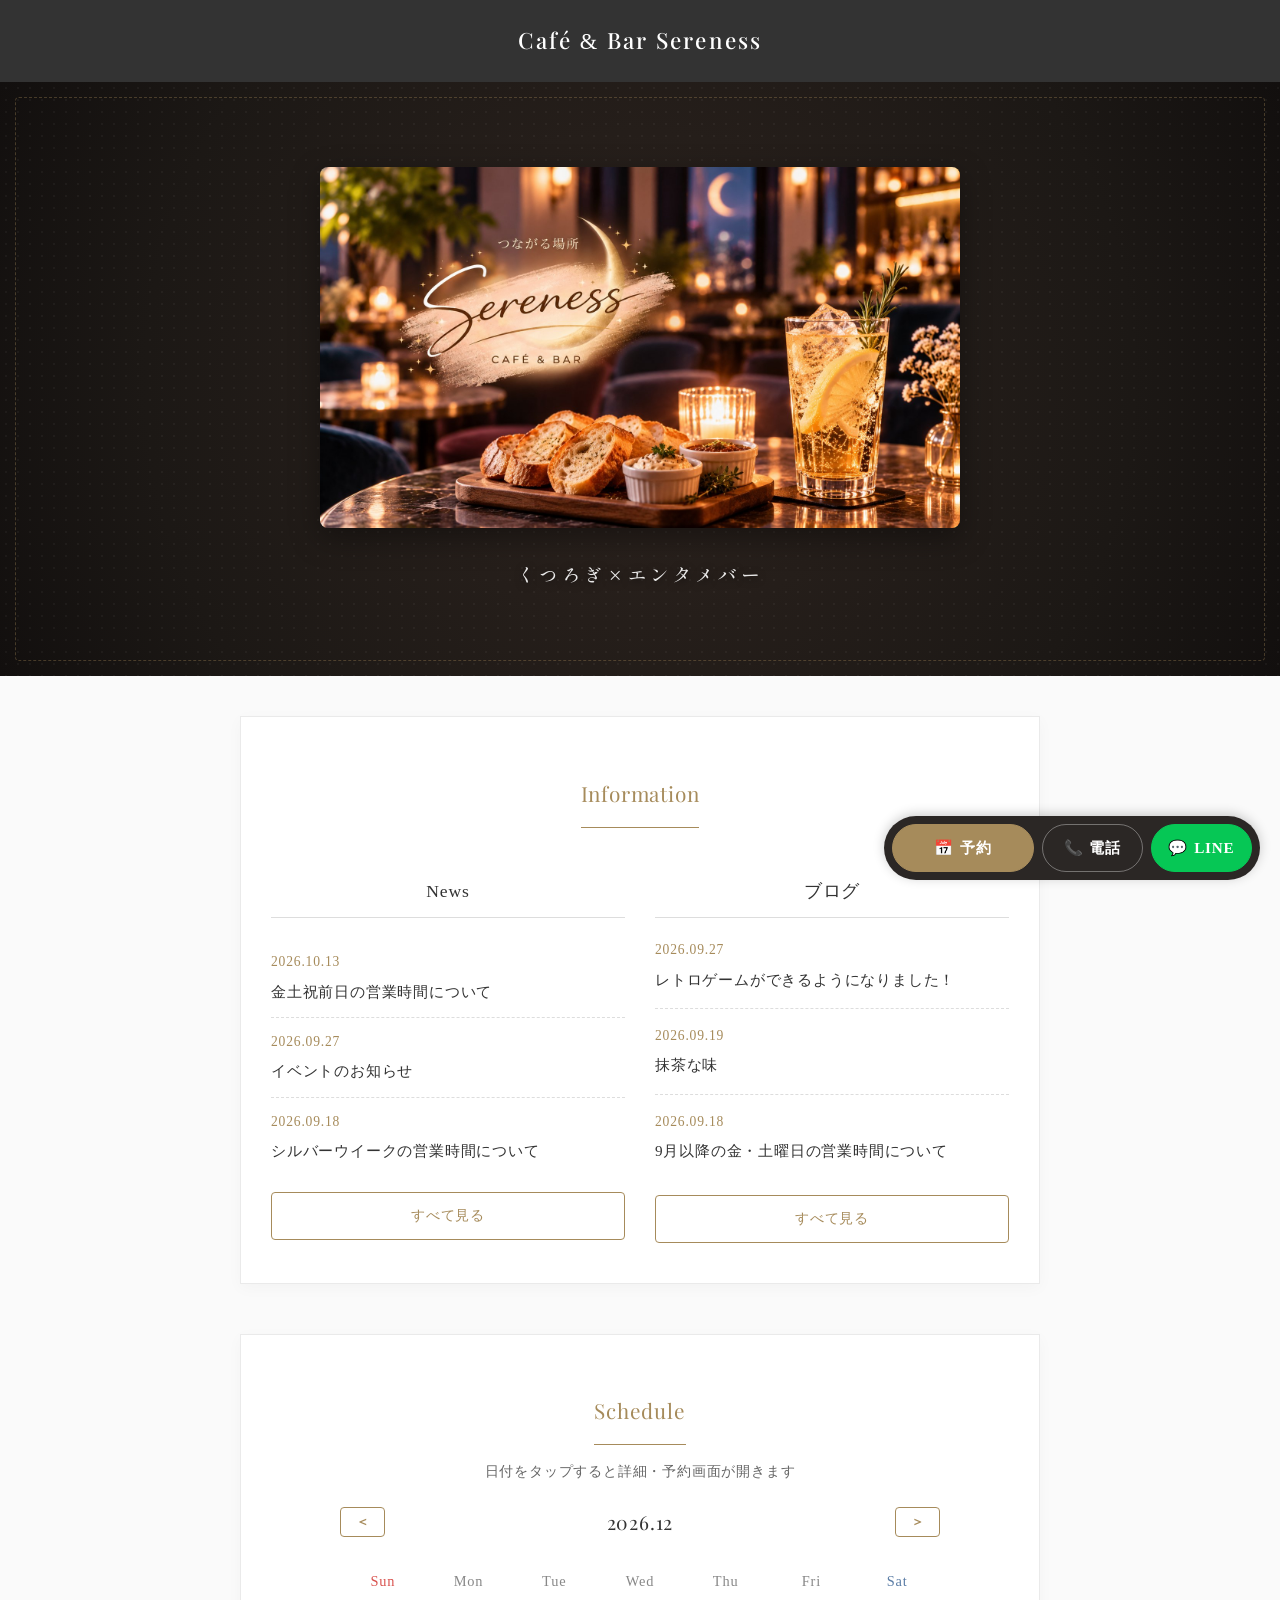
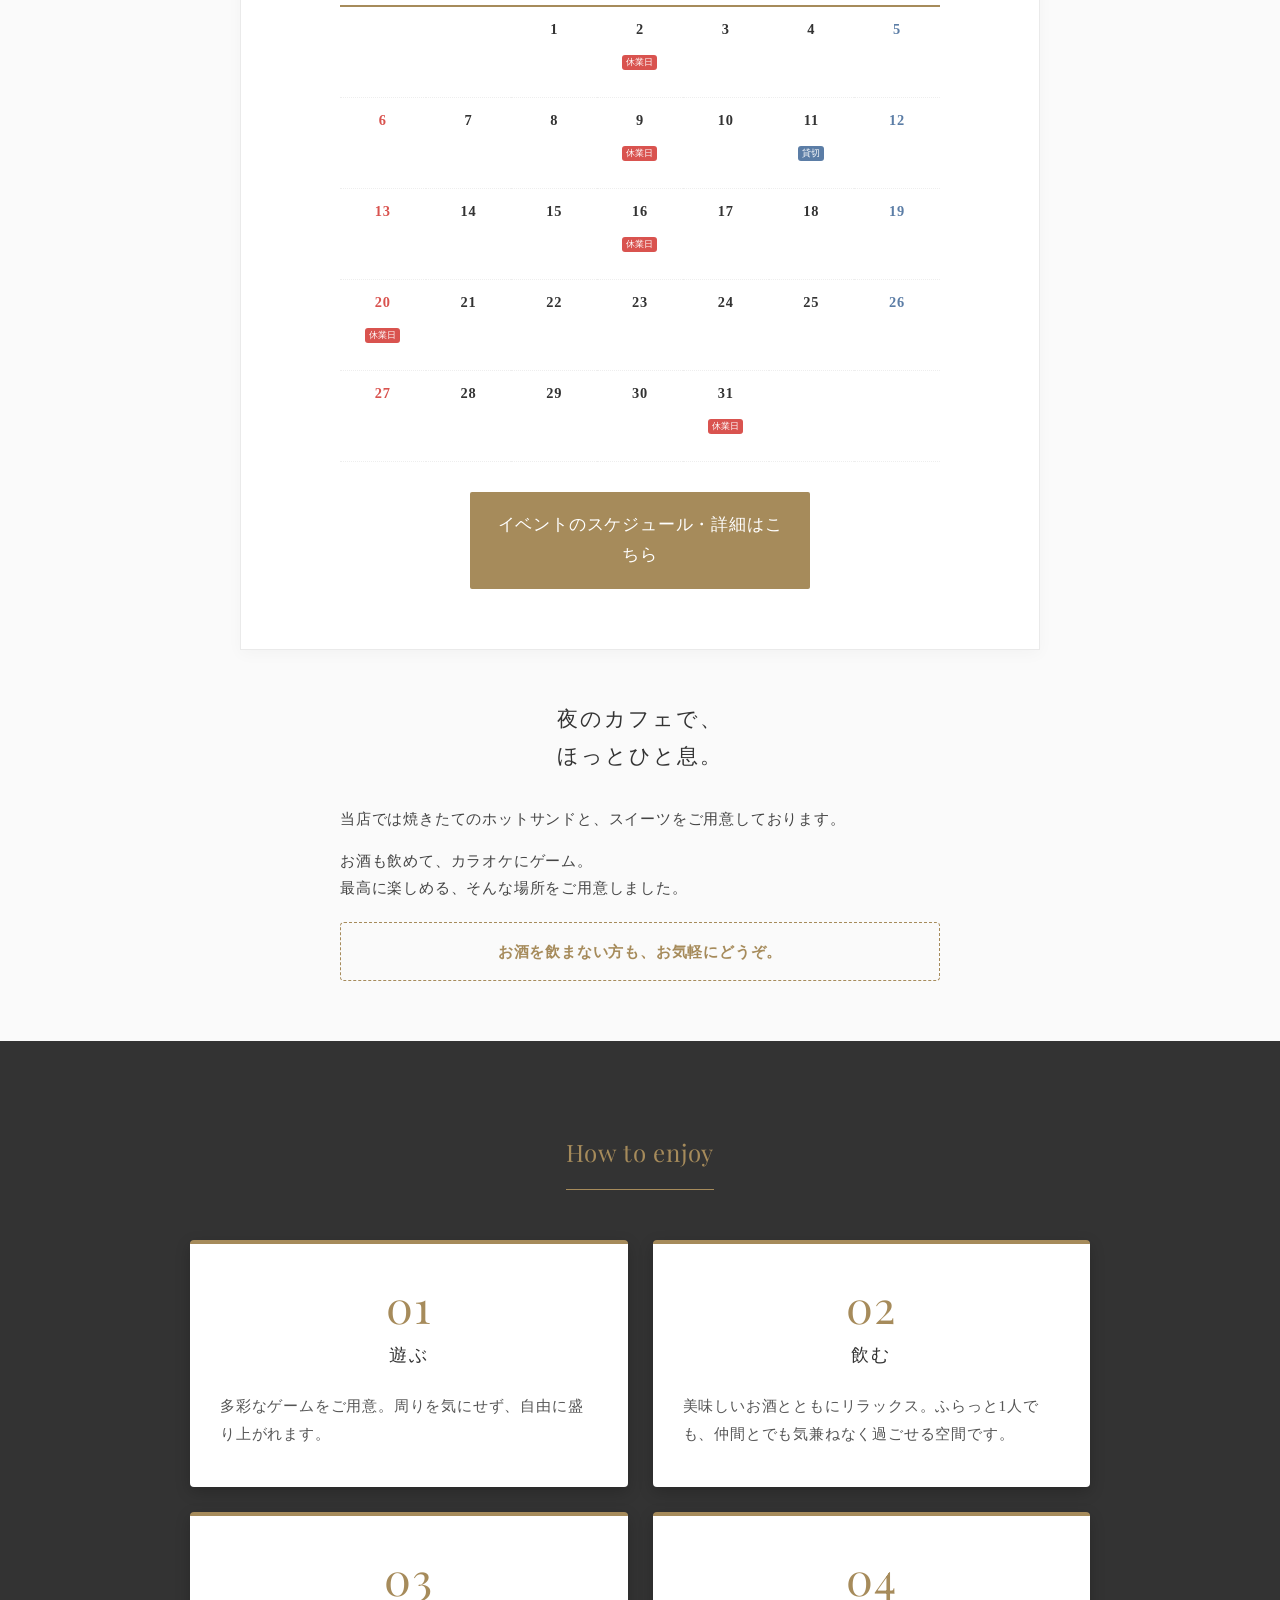
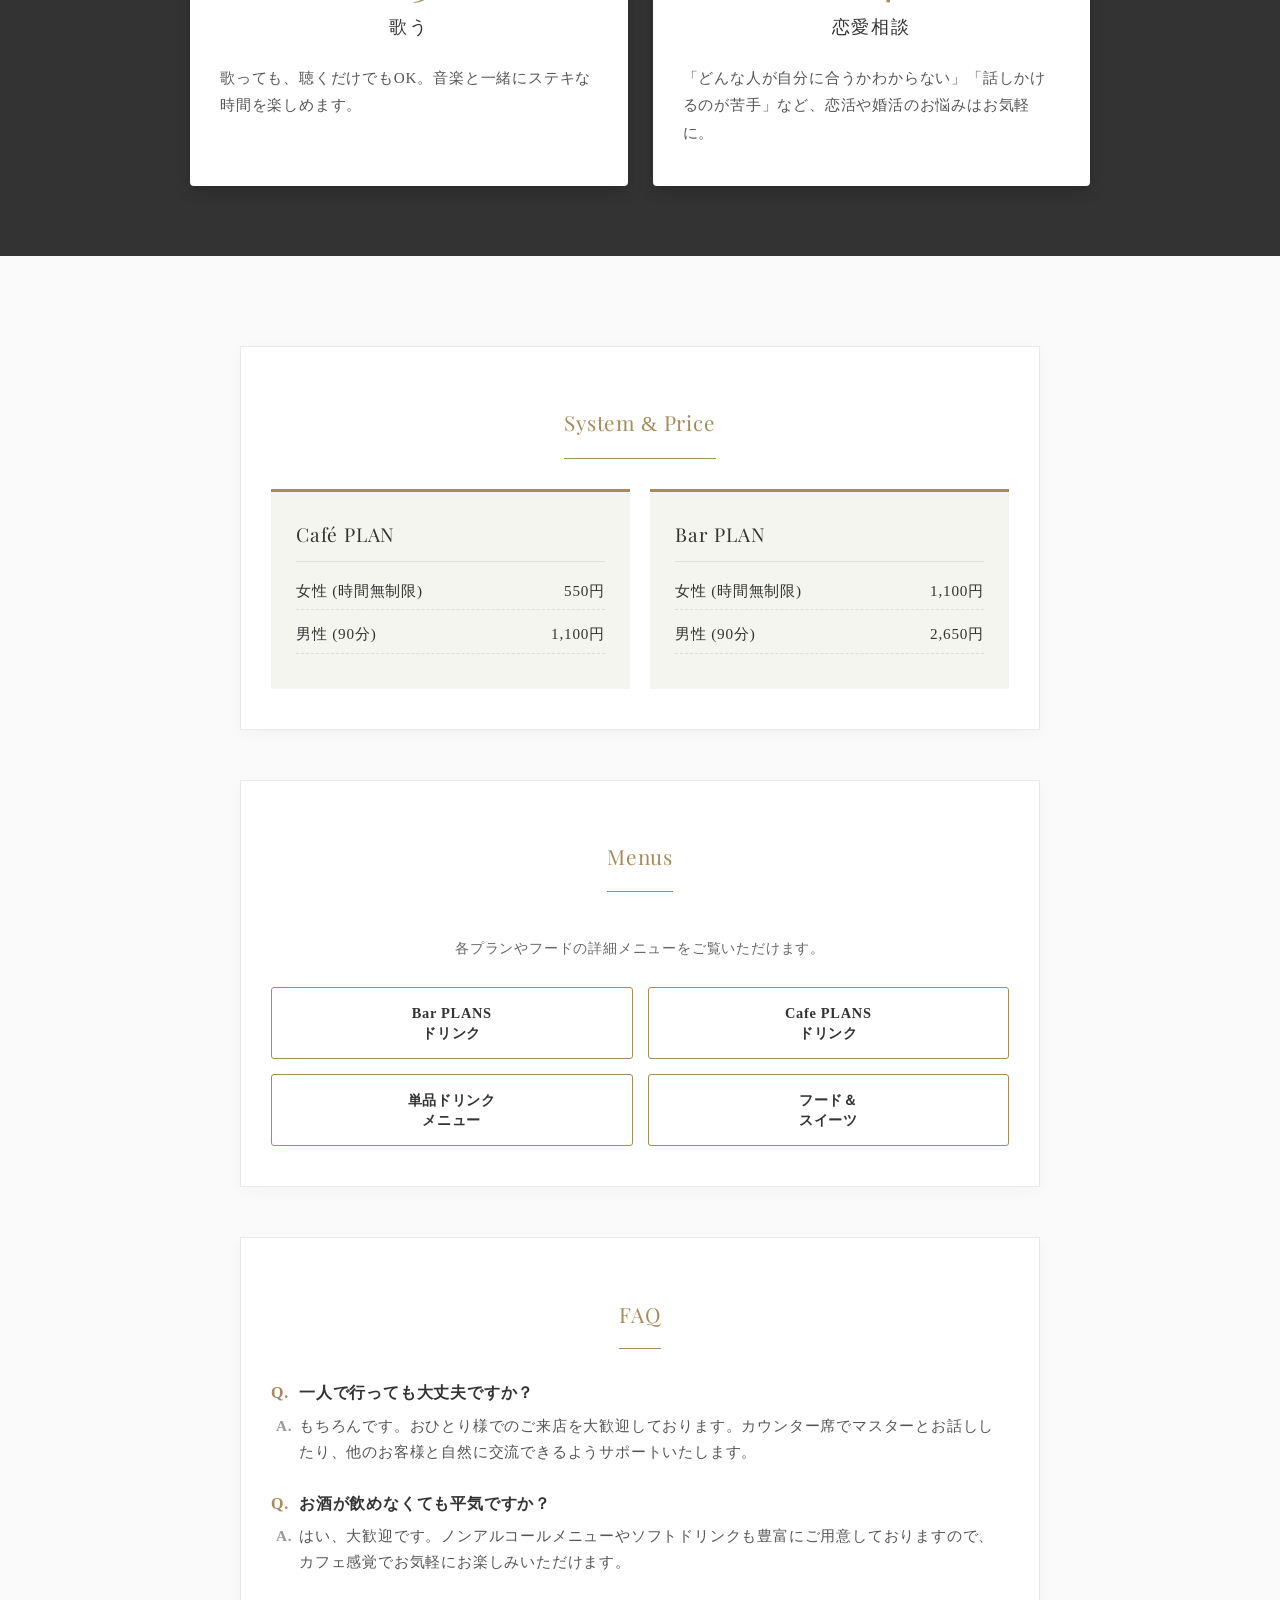
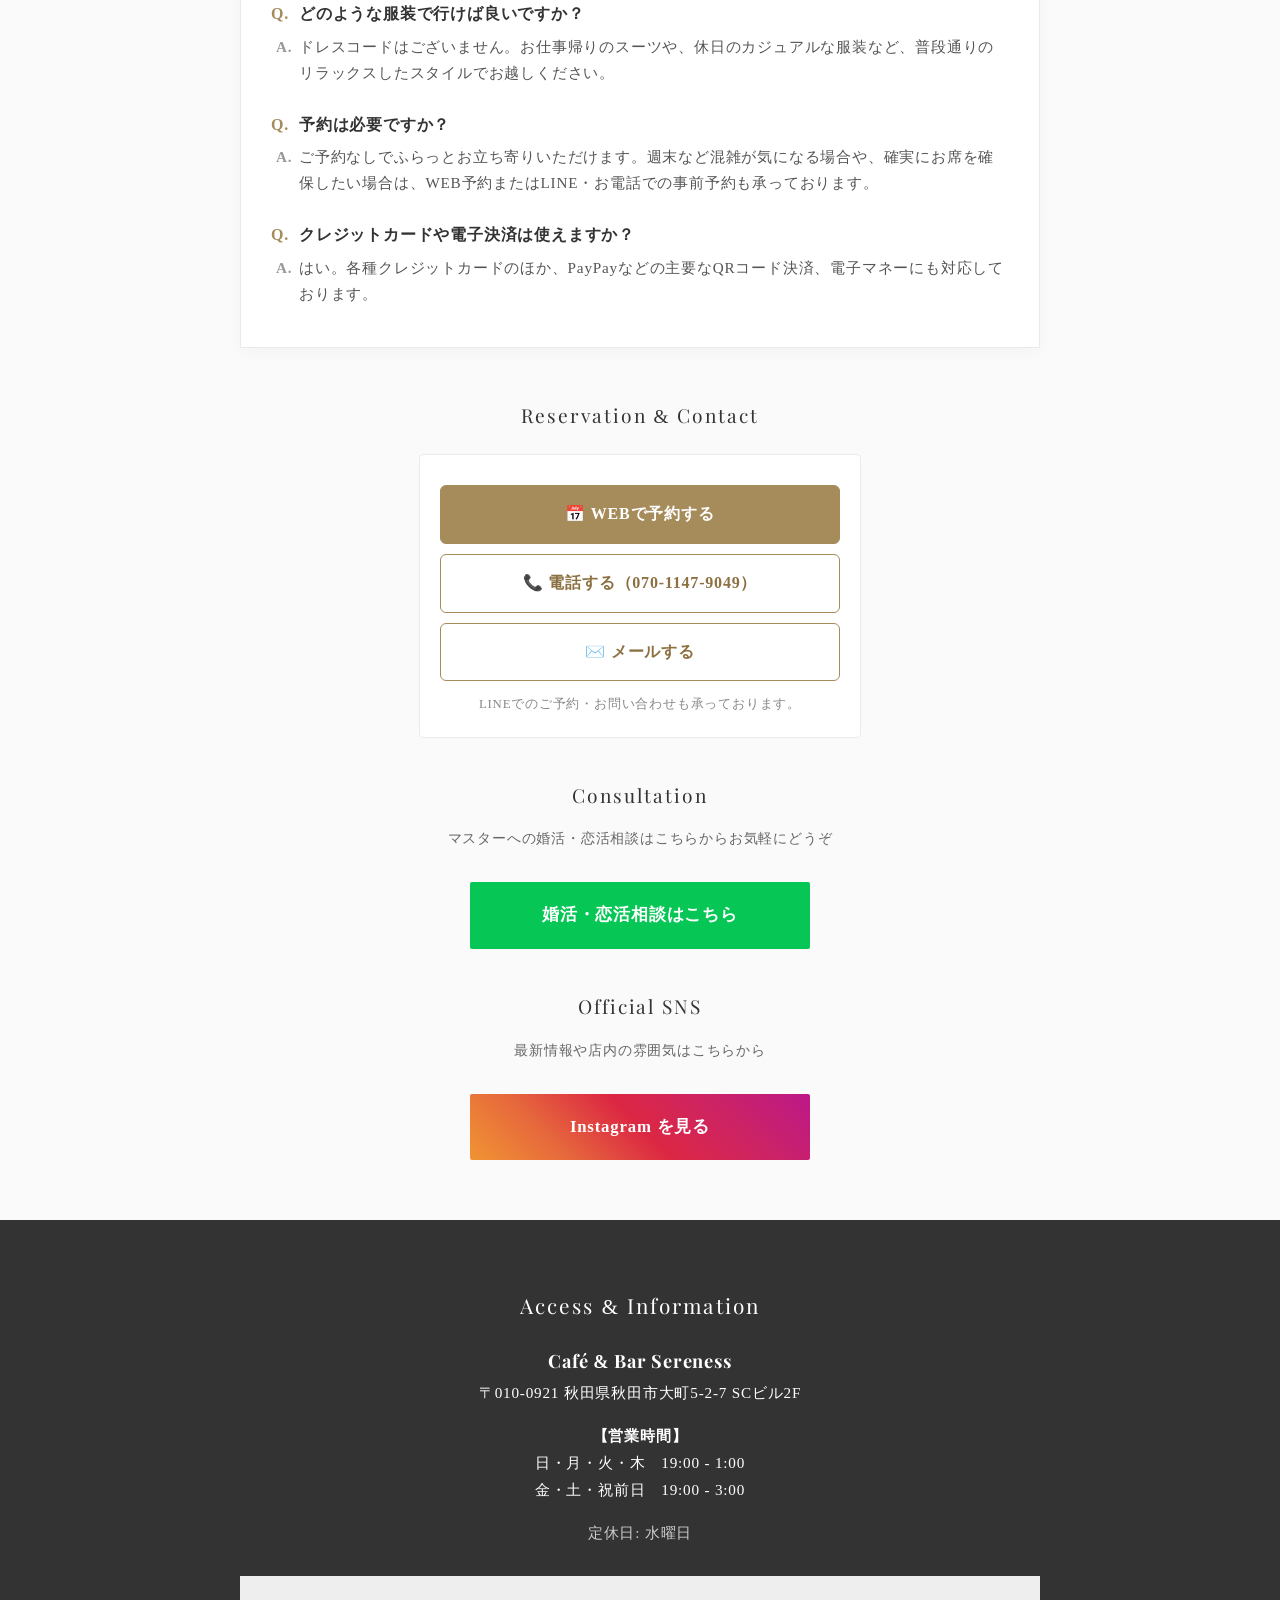
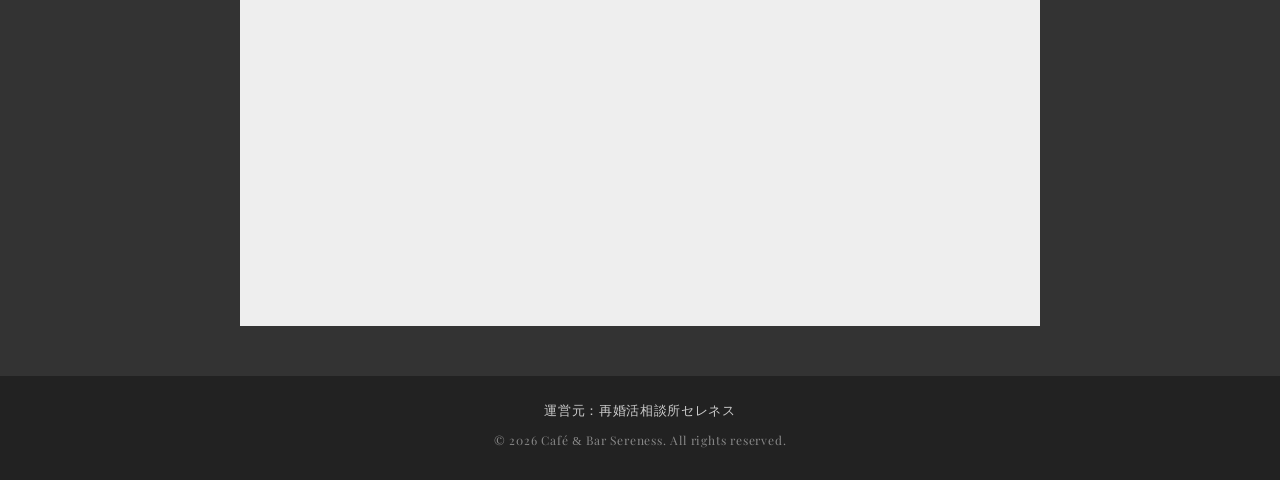
<file: index.html>
<!DOCTYPE html>
<html lang="ja">
<head>
    <meta name="google-site-verification" content="6d9lbssVPS23uCvW-Fy3Q73u2G1zxa8_6zKHp9f3xQE" />
    <meta charset="UTF-8">
    <meta name="viewport" content="width=device-width, initial-scale=1.0">
    <title>夜のカフェで、ほっとひと息。｜Café &amp; Bar Sereness（秋田市大町）</title>
    
    <meta name="description" content="秋田市大町のエンタメカフェ。焼きたてのホットサンドとスイーツ、お酒も飲めてカラオケにゲームも。お酒を飲まない方もお気軽にどうぞ。">
    <link rel="canonical" href="https://sereness25-cyber.github.io/Cafe-Bar-Sereness/">
    <link rel="icon" href="favicon.png" type="image/png">
    <link rel="apple-touch-icon" href="apple-touch-icon.png">
    <meta name="theme-color" content="#2b2623">
    <!-- LINE・SNS で共有したときの表示 -->
    <meta property="og:type" content="website">
    <meta property="og:site_name" content="Café &amp; Bar Sereness">
    <meta property="og:title" content="夜のカフェで、ほっとひと息。｜Café &amp; Bar Sereness（秋田市大町）">
    <meta property="og:description" content="秋田市大町のエンタメカフェ。焼きたてのホットサンドとスイーツ、お酒も飲めてカラオケにゲームも。お酒を飲まない方もお気軽にどうぞ。">
    <meta property="og:url" content="https://sereness25-cyber.github.io/Cafe-Bar-Sereness/">
    <meta property="og:image" content="https://sereness25-cyber.github.io/Cafe-Bar-Sereness/sereness_logo_2026.jpg">
    <meta property="og:image:width" content="1670">
    <meta property="og:image:height" content="942">
    <meta property="og:locale" content="ja_JP">
    <meta name="twitter:card" content="summary_large_image">
    <!-- Google にお店の情報を伝える -->
    <script type="application/ld+json">{"@context":"https://schema.org","@type":["CafeOrCoffeeShop","BarOrPub"],"name":"Café & Bar Sereness","alternateName":"セレネス","url":"https://sereness25-cyber.github.io/Cafe-Bar-Sereness/","image":"https://sereness25-cyber.github.io/Cafe-Bar-Sereness/sereness_logo_2026.jpg","telephone":"+81-70-1147-9049","email":"c.b.sereness@gmail.com","priceRange":"¥550〜","address":{"@type":"PostalAddress","postalCode":"010-0921","addressCountry":"JP","addressRegion":"秋田県","addressLocality":"秋田市","streetAddress":"大町5-2-7 SCビル2F"},"openingHoursSpecification":[{"@type":"OpeningHoursSpecification","dayOfWeek":["Sunday","Monday","Tuesday","Thursday"],"opens":"19:00","closes":"01:00"},{"@type":"OpeningHoursSpecification","dayOfWeek":["Friday","Saturday"],"opens":"19:00","closes":"03:00"}],"sameAs":["https://www.instagram.com/cafe_bar.sereness/"]}</script>
    <link rel="preconnect" href="https://script.google.com">
    <script src="events-config.js" defer></script>
    <script src="events-prefetch.js" defer></script>
    <link rel="preconnect" href="https://fonts.googleapis.com">
    <link rel="preconnect" href="https://fonts.gstatic.com" crossorigin>
    <link href="https://fonts.googleapis.com/css2?family=Playfair+Display:ital,wght@0,500;0,600;1,500&family=Shippori+Mincho:wght@400;500;600&display=swap" rel="stylesheet">
    <style>
        :root {
            --primary-bg: #FAFAFA;
            --text-main: #333333;
            --accent-color: #A68B5B;
            --section-bg: #F5F5F0;
            --hero-bg: #1a1a1a;
        }
        body { margin: 0; padding: 0; font-family: "Noto Serif JP", "Hiragino Mincho ProN", serif; color: var(--text-main); background-color: var(--primary-bg); line-height: 1.8; letter-spacing: 0.05em; }
        h1, h2, h3 { text-align: center; font-weight: normal; }
        .container { max-width: 800px; margin: 0 auto; padding: 40px 20px; }
        .elegant-font { font-family: 'Playfair Display', serif; }
        .normal-amp { font-family: "Noto Serif JP", "Hiragino Mincho ProN", serif; }

        header { background-color: var(--text-main); padding: 20px; text-align: center; }
        .header-title { color: #fff; font-size: 1.4em; letter-spacing: 0.1em; font-family: 'Playfair Display', serif; font-weight: 500; }
        
        /* ヒーローセクション（落ち着いた夜カフェ風） */
        .hero { 
            position: relative; 
            /* 深いコーヒーブラウンから黒への柔らかいグラデーション＋クロス質感 */
            background-color: #1c1815;
            background-image: 
                radial-gradient(rgba(255, 255, 255, 0.04) 1px, transparent 0),
                radial-gradient(circle at center, #2e241f 0%, #1c1815 70%, #120f0e 100%);
            background-size: 12px 12px, 100% 100%;
            color: white; 
            text-align: center; 
            padding: 85px 20px; 
            z-index: 1; 
            overflow: hidden;
            box-sizing: border-box;
        }

        /* 落ち着いたステッチ風（破線）のフレーム */
        .hero::before { 
            content: ""; 
            position: absolute; 
            top: 15px; 
            left: 15px; 
            right: 15px; 
            bottom: 15px; 
            border: 1px dashed rgba(166, 139, 91, 0.35); /* 破線にして温かみのある印象に */
            border-radius: 4px;
            z-index: -1; 
            pointer-events: none;
        }
        .hero-logo { width: 100%; max-width: 640px; height: auto; display: inline-block; margin-bottom: 20px; opacity: 1; border-radius: 8px; box-shadow: 0 10px 30px rgba(0,0,0,0.4); }
       .hero p { 
            font-family: 'Shippori Mincho', "Noto Serif JP", serif; 
            font-size: 1.15em; 
            font-weight: 500; 
            margin: 0; 
            letter-spacing: 0.25em; /* 文字間隔を広げてゆったりとした質感に */
            color: rgba(255, 255, 255, 0.9);
            text-shadow: 0 2px 8px rgba(0,0,0,0.7); 
        }
        
        .system, .appeal-section, .info-section, .faq-section, .foryou-section, .calendar-section, .menu-list-section { background-color: white; border-radius: 0px; padding: 40px 30px; box-shadow: 0 4px 15px rgba(0,0,0,0.03); margin-bottom: 50px; border: 1px solid #EAEAEA; }
        .system h2, .appeal-section h2, .info-section h2, .faq-section h2, .foryou-section h2, .calendar-section h2, .menu-list-section h2 { color: var(--accent-color); border-bottom: 1px solid var(--accent-color); padding-bottom: 15px; margin-bottom: 30px; font-size: 1.3em; display: inline-block; }
        .section-wrapper { text-align: center; }

        .info-grid { display: grid; grid-template-columns: 1fr; gap: 40px; text-align: left; }
        @media (min-width: 768px) { .info-grid { grid-template-columns: 1fr 1fr; gap: 30px; } }
        .info-col-title { font-size: 1.1em; color: var(--text-main); border-bottom: 1px solid #DDD; padding-bottom: 10px; margin-bottom: 20px; }

        .news-list, .blog-list { text-align: left; list-style: none; padding: 0; margin: 0; }
        .news-list li { border-bottom: 1px dashed #DDD; padding: 12px 0; }
        .news-list li:last-child { border-bottom: none; }
        .news-date { color: var(--accent-color); font-size: 0.85em; display: block; margin-bottom: 3px; }
        .news-title { color: var(--text-main); text-decoration: none; font-size: 0.95em; transition: color 0.3s; display: block; }
        
        .blog-item { display: flex; gap: 15px; margin-bottom: 15px; border-bottom: 1px dashed #DDD; padding-bottom: 15px; align-items: center; }
        .blog-item:last-child { border-bottom: none; }
        .blog-thumb { width: 70px; height: 70px; object-fit: cover; border-radius: 2px; background-color: #eee; flex-shrink: 0; }
        .blog-info { flex: 1; }

        .btn-more { display: block; width: 100%; padding: 10px; margin-top: 15px; background: transparent; border: 1px solid var(--accent-color); color: var(--accent-color); text-align: center; border-radius: 4px; font-size: 0.9em; cursor: pointer; transition: 0.3s; font-family: inherit; box-sizing: border-box; text-decoration: none; }
        .btn-more:hover { background: var(--accent-color); color: white; }

        .calendar-container { max-width: 600px; margin: 0 auto; text-align: center; }
        .calendar-header { display: flex; justify-content: space-between; align-items: center; margin-bottom: 20px; }
        .calendar-header button { background: none; border: 1px solid var(--accent-color); color: var(--accent-color); padding: 5px 15px; cursor: pointer; border-radius: 4px; font-weight: bold; transition: 0.3s; }
        .calendar-header button:hover { background: var(--accent-color); color: white; }
        .calendar-header h3 { margin: 0; font-size: 1.2em; color: var(--text-main); }
        .calendar-table { width: 100%; border-collapse: collapse; font-size: 0.9em; table-layout: fixed; }
        .calendar-table th { padding: 10px 0; color: #888; font-weight: normal; border-bottom: 2px solid var(--accent-color); }
        .calendar-table td { padding: 10px 2px; border-bottom: 1px dotted #eee; vertical-align: top; height: 70px; position: relative; }
        .cal-date { display: block; font-weight: bold; margin-bottom: 5px; color: var(--text-main); }
        .cal-badge { display: inline-block; padding: 2px 4px; font-size: 0.65em; border-radius: 3px; color: white; line-height: 1.2; word-break: keep-all; margin-bottom: 2px; letter-spacing: 0; }
        .badge-closed { background-color: #d9534f; }
        .badge-event { background-color: #A68B5B; }
        .badge-private { background-color: #5b7da6; }
        .badge-short { background-color: #f0ad4e; }
        .badge-normal { background-color: #5cb85c; }
        .clickable-cell { cursor: pointer; transition: background-color 0.2s; }
        .clickable-cell:hover { background-color: #f9f9f9; }
        .slash-cell { background-image: linear-gradient(to top right, transparent calc(50% - 1px), #d9534f calc(50%), transparent calc(50% + 1px)); }
        
        .modal-overlay { display: none; position: fixed; top: 0; left: 0; width: 100%; height: 100%; background: rgba(0,0,0,0.6); z-index: 1000; justify-content: center; align-items: center; }
        .modal-content { background: #fff; padding: 30px; border-radius: 8px; width: 90%; max-width: 400px; position: relative; box-shadow: 0 5px 20px rgba(0,0,0,0.2); }
        .modal-close { position: absolute; top: 15px; right: 15px; font-size: 24px; cursor: pointer; line-height: 1; color: #666; width: 30px; height: 30px; text-align: center;}
        .modal-date { font-size: 1.2em; color: var(--accent-color); border-bottom: 2px solid var(--accent-color); padding-bottom: 5px; margin-bottom: 20px; font-family: 'Playfair Display', serif; text-align: center;}
        .modal-event-list { list-style: none; padding: 0; margin: 0; text-align: left; }
        .modal-event-item { margin-bottom: 15px; border-bottom: 1px dashed #eee; padding-bottom: 10px; }
        .modal-event-item:last-child { border-bottom: none; margin-bottom: 0; padding-bottom: 0; }
        .modal-event-type { display: inline-block; padding: 3px 8px; border-radius: 3px; color: white; font-size: 0.8em; margin-bottom: 5px; font-weight: bold; }

        .enjoy-wrapper { background-color: var(--text-main); color: white; padding: 70px 20px; text-align: center; margin-bottom: 50px; }
        .enjoy-wrapper h2 { color: var(--accent-color); border-bottom: 1px solid var(--accent-color); padding-bottom: 15px; margin-bottom: 50px; font-size: 1.5em; display: inline-block; }
        .enjoy-grid { display: grid; grid-template-columns: 1fr; gap: 25px; max-width: 900px; margin: 0 auto; }
        @media (min-width: 600px) { .enjoy-grid { grid-template-columns: 1fr 1fr; } }
        .enjoy-card { background: #fff; color: var(--text-main); border-radius: 4px; padding: 40px 30px; box-shadow: 0 5px 15px rgba(0,0,0,0.2); text-align: center; border-top: 4px solid var(--accent-color); }
        .enjoy-step-num { font-family: 'Playfair Display', serif; font-size: 2.8em; color: var(--accent-color); margin-bottom: 10px; line-height: 1; }
        .enjoy-card h3 { font-size: 1.15em; margin-top: 0; margin-bottom: 20px; letter-spacing: 0.1em; color: var(--text-main); }
        .enjoy-card p { font-size: 0.95em; line-height: 1.8; margin: 0; color: #555; text-align: left; }

        .price-summary { display: flex; flex-wrap: wrap; gap: 20px; justify-content: center; }
        .price-box { flex: 1; min-width: 250px; padding: 25px; background-color: var(--section-bg); border-top: 3px solid var(--accent-color); text-align: left;}
        .price-box h3 { text-align: left; margin-top: 0; font-size: 1.2em; color: var(--text-main); border-bottom: 1px solid #DDD; padding-bottom: 10px; margin-bottom: 15px; font-family: 'Playfair Display', serif;}
        .price-list { list-style: none; padding: 0; margin: 0; font-size: 0.95em; }
        .price-list li { margin-bottom: 10px; border-bottom: 1px dashed #DDD; padding-bottom: 5px; display: flex; justify-content: space-between;}

        .concept-text { text-align: left; max-width: 600px; margin: 0 auto; font-size: 0.95em; color: #444; }

        .faq-list { text-align: left; }
        .faq-item { margin-bottom: 25px; }
        .faq-item:last-child { margin-bottom: 0; }
        .faq-q { font-weight: bold; display: flex; gap: 10px; margin-bottom: 5px; }
        .faq-q::before { content: "Q."; color: var(--accent-color); }
        .faq-a { color: #555; font-size: 0.95em; padding-left: 28px; position: relative; line-height: 1.7; }
        .faq-a::before { content: "A."; color: #999; font-weight: bold; position: absolute; left: 5px; }

        .btn { display: block; width: 80%; max-width: 340px; margin: 30px auto 20px; padding: 18px 20px; text-align: center; text-decoration: none; font-size: 1.05em; border-radius: 2px; transition: 0.3s; box-sizing: border-box;}
        .btn-line { background-color: #06C755; color: white; font-weight: bold; }
        .btn-insta { background: linear-gradient(45deg, #f09433 0%, #e6683c 25%, #dc2743 50%, #cc2366 75%, #bc1888 100%); color: white; font-weight: bold; }

        .menu-link-grid { display: grid; grid-template-columns: 1fr 1fr; gap: 15px; margin-top: 20px; }
        .btn-menu-link { display: flex; justify-content: center; align-items: center; text-align: center; padding: 15px 10px; border: 1px solid var(--accent-color); background-color: transparent; color: var(--text-main); text-decoration: none; font-size: 0.9em; font-weight: bold; letter-spacing: 0.05em; border-radius: 3px; transition: all 0.3s ease; width: 100%; box-sizing: border-box; line-height: 1.4; }
        .btn-menu-link:hover { background-color: var(--accent-color); color: #fff; box-shadow: 0 4px 10px rgba(166, 139, 91, 0.2); transform: translateY(-2px); }

        .access { background-color: var(--text-main); color: white; padding: 50px 20px; text-align: center; }
        .access-info { max-width: 600px; margin: 0 auto 30px; font-size: 0.95em; line-height: 1.8; }
        .map-container { max-width: 800px; margin: 0 auto; height: 350px; background-color: #eee; }
        .map-container iframe { width: 100%; height: 100%; border: 0; }
        
        footer { text-align: center; padding: 25px; font-size: 12px; background-color: #222; color: #888; line-height: 1.5; }
        .footer-operator { margin-bottom: 10px; font-size: 1.1em; font-family: "Noto Serif JP", "Hiragino Mincho ProN", serif; letter-spacing: 0.05em; color: #ccc;}

        @media (max-width: 767px) {
            .container { padding: 30px 15px; }
            .header-title { font-size: 1.2em; }
            .hero { padding: 50px 15px; }
            .hero p { font-size: 1em; }
            .menu-link-grid { gap: 10px; }
            .btn-menu-link { font-size: 0.85em; padding: 12px 5px; }
            .system, .appeal-section, .info-section, .faq-section, .foryou-section, .calendar-section, .menu-list-section { padding: 30px 15px; margin-bottom: 40px; }
            .system h2, .appeal-section h2, .info-section h2, .faq-section h2, .foryou-section h2, .calendar-section h2, .menu-list-section h2 { font-size: 1.2em; margin-bottom: 25px; }
            .enjoy-wrapper { padding: 50px 15px; margin-bottom: 40px; }
            .enjoy-wrapper h2 { font-size: 1.3em; margin-bottom: 30px; }
            .enjoy-card { padding: 25px 20px; }
            .enjoy-step-num { font-size: 2.2em; }
            .price-box { padding: 20px; min-width: 100%; box-sizing: border-box; }
            .btn { width: 100%; font-size: 1em; padding: 15px; }
            .map-container { height: 250px; }
            .calendar-table td { height: 50px; padding: 5px 1px; }
            .cal-badge { font-size: 0.6em; padding: 2px; }
        }

        /* 予約・お問い合わせのボタン */
        .contact-btn { display: block; margin: 10px 0; padding: 14px; border: 1px solid #A68B5B; border-radius: 6px; color: #8C7042; text-decoration: none; font-weight: bold; font-size: 1em; }
        .contact-btn--main { background: #A68B5B; color: #fff; }
        /* 画面下の固定ボタン（スマホ・タブレット） */
        .quick-bar { position: fixed; left: 0; right: 0; bottom: 0; z-index: 900; display: grid; grid-template-columns: 1.4fr 1fr 1fr; gap: 8px; padding: 8px 10px calc(8px + env(safe-area-inset-bottom)); background: rgba(30, 26, 24, 0.94); backdrop-filter: blur(6px); box-shadow: 0 -2px 12px rgba(0,0,0,0.2); }
        .quick-bar a { display: flex; align-items: center; justify-content: center; gap: 6px; min-height: 46px; border-radius: 999px; text-decoration: none; font-weight: bold; font-size: 0.95em; color: #fff; border: 1px solid rgba(255,255,255,0.35); }
        .quick-bar .qb-reserve { background: #A68B5B; border-color: #A68B5B; }
        .quick-bar .qb-line { background: #06C755; border-color: #06C755; }
        footer { padding-bottom: calc(80px + env(safe-area-inset-bottom)) !important; }
        @media (min-width: 900px) {
            .quick-bar { left: auto; right: 20px; bottom: 20px; width: 360px; border-radius: 999px; padding: 8px; }
            footer { padding-bottom: 30px !important; }
        }
    </style>
</head>
<body>
    <header>
        <div class="header-title">Café <span class="normal-amp">&</span> Bar Sereness</div>
    </header>

    <div class="hero">
        <img src="sereness_logo_2026.jpg" alt="Sereness Café &amp; Bar つながる場所" class="hero-logo" width="1670" height="942">
        <p>くつろぎ×エンタメバー</p>
    </div>

    <div class="container">
        <div class="section-wrapper">
            <section class="info-section">
                <h2 class="elegant-font">Information</h2>
                <div class="info-grid">
                    <div>
                        <h3 class="info-col-title">News</h3>
                        <ul class="news-list" id="top-news-list"><li><span style="color:#666; font-size:0.9em;">読み込み中...</span></li></ul>
                        <div id="news-more-container" style="display: none;">
                            <a href="article_list.html?type=news" class="btn-more">すべて見る</a>
                        </div>
                    </div>
                    <div>
                        <h3 class="info-col-title">ブログ</h3>
                        <div class="blog-list" id="top-blog-list"><p style="color:#666; font-size:0.9em;">読み込み中...</p></div>
                        <div id="blog-more-container" style="display: none;">
                            <a href="article_list.html?type=blog" class="btn-more">すべて見る</a>
                        </div>
                    </div>
                </div>
            </section>
        </div>

        <div class="section-wrapper">
            <section class="calendar-section">
                <h2 class="elegant-font">Schedule</h2>
                <p style="font-size: 0.85em; color: #666; margin-top: -15px; margin-bottom: 20px;">日付をタップすると詳細・予約画面が開きます</p>
                <div class="calendar-container">
                    <div class="calendar-header">
                        <button onclick="changeMonth(-1)">＜</button>
                        <h3 id="calendarMonth" class="elegant-font">2026.03</h3>
                        <button onclick="changeMonth(1)">＞</button>
                    </div>
                    <table class="calendar-table">
                        <thead><tr><th style="color: #d9534f;">Sun</th><th>Mon</th><th>Tue</th><th>Wed</th><th>Thu</th><th>Fri</th><th style="color: #5b7da6;">Sat</th></tr></thead>
                        <tbody id="calendarBody"></tbody>
                    </table>
                </div>
                <a href="events.html" class="btn" style="margin-top: 30px; background-color: var(--accent-color); color: white;">イベントのスケジュール・詳細はこちら</a>
            </section>
        </div>
        
        <section class="concept-section section-wrapper" style="background: transparent; border: none; box-shadow: none; margin-bottom: 20px;">
            <h2 style="color: var(--text-main); font-size: 1.3em; border: none; margin-bottom: 30px; letter-spacing: 0.1em;">夜のカフェで、<br>ほっとひと息。</h2>
            <div class="concept-text">
                <p>当店では焼きたてのホットサンドと、スイーツをご用意しております。</p>
                <p>お酒も飲めて、カラオケにゲーム。<br>最高に楽しめる、そんな場所をご用意しました。</p>
                <p style="margin-top: 20px; font-weight: bold; color: var(--accent-color); border: 1px dashed var(--accent-color); padding: 15px; border-radius: 4px; text-align: center;">
                    お酒を飲まない方も、お気軽にどうぞ。
                </p>
            </div>
        </section>
    </div>

    <div class="enjoy-wrapper">
        <h2 class="elegant-font">How to enjoy</h2>
        <div class="enjoy-grid">
            <div class="enjoy-card"><div class="enjoy-step-num">01</div><h3>遊ぶ</h3><p>多彩なゲームをご用意。周りを気にせず、自由に盛り上がれます。</p></div>
            <div class="enjoy-card"><div class="enjoy-step-num">02</div><h3>飲む</h3><p>美味しいお酒とともにリラックス。ふらっと1人でも、仲間とでも気兼ねなく過ごせる空間です。</p></div>
            <div class="enjoy-card"><div class="enjoy-step-num">03</div><h3>歌う</h3><p>歌っても、聴くだけでもOK。音楽と一緒にステキな時間を楽しめます。</p></div>
            <div class="enjoy-card"><div class="enjoy-step-num">04</div><h3>恋愛相談</h3><p>「どんな人が自分に合うかわからない」「話しかけるのが苦手」など、恋活や婚活のお悩みはお気軽に。</p></div>
        </div>
    </div>

    <div class="container">
        <section class="system section-wrapper">
            <h2 class="elegant-font">System <span class="normal-amp">&</span> Price</h2>
            <div class="price-summary">
                <div class="price-box"><h3 class="elegant-font">Café PLAN</h3><ul class="price-list"><li><span>女性 (時間無制限)</span> <span>550円</span></li><li><span>男性 (90分)</span> <span>1,100円</span></li></ul></div>
                <div class="price-box"><h3 class="elegant-font">Bar PLAN</h3><ul class="price-list"><li><span>女性 (時間無制限)</span> <span>1,100円</span></li><li><span>男性 (90分)</span> <span>2,650円</span></li></ul></div>
            </div>
        </section>

        <section class="menu-list-section section-wrapper">
            <h2 class="elegant-font">Menus</h2>
            <p style="font-size: 0.9em; color: #666; margin-bottom: 25px;">各プランやフードの詳細メニューをご覧いただけます。</p>
            <div class="menu-link-grid">
                <a href="menu_drink.html?hidePrint=true" class="btn-menu-link">Bar PLANS<br>ドリンク</a>
                <a href="menu_cafe.html?hidePrint=true" class="btn-menu-link">Cafe PLANS<br>ドリンク</a>
                <a href="menu_drink_premium.html?hidePrint=true" class="btn-menu-link">単品ドリンク<br>メニュー</a>
                <a href="menu_food.html?hidePrint=true" class="btn-menu-link">フード＆<br>スイーツ</a>
            </div>
        </section>

        <section class="faq-section section-wrapper">
            <h2 class="elegant-font">FAQ</h2>
            <div class="faq-list">
                <div class="faq-item">
                    <div class="faq-q">一人で行っても大丈夫ですか？</div>
                    <div class="faq-a">もちろんです。おひとり様でのご来店を大歓迎しております。カウンター席でマスターとお話ししたり、他のお客様と自然に交流できるようサポートいたします。</div>
                </div>
                <div class="faq-item">
                    <div class="faq-q">お酒が飲めなくても平気ですか？</div>
                    <div class="faq-a">はい、大歓迎です。ノンアルコールメニューやソフトドリンクも豊富にご用意しておりますので、カフェ感覚でお気軽にお楽しみいただけます。</div>
                </div>
                <div class="faq-item">
                    <div class="faq-q">どのような服装で行けば良いですか？</div>
                    <div class="faq-a">ドレスコードはございません。お仕事帰りのスーツや、休日のカジュアルな服装など、普段通りのリラックスしたスタイルでお越しください。</div>
                </div>
                <div class="faq-item">
                    <div class="faq-q">予約は必要ですか？</div>
                    <div class="faq-a">ご予約なしでふらっとお立ち寄りいただけます。週末など混雑が気になる場合や、確実にお席を確保したい場合は、WEB予約またはLINE・お電話での事前予約も承っております。</div>
                </div>
                <div class="faq-item">
                    <div class="faq-q">クレジットカードや電子決済は使えますか？</div>
                    <div class="faq-a">はい。各種クレジットカードのほか、PayPayなどの主要なQRコード決済、電子マネーにも対応しております。</div>
                </div>
            </div>
        </section>

        <div class="contact-wrapper" style="margin-top: 50px; text-align: center;">
            <h2 class="elegant-font" style="font-size: 1.2em; color: var(--text-main); margin-bottom: 20px; letter-spacing: 0.1em;">Reservation <span class="normal-amp">&</span> Contact</h2>
            <div style="background-color: white; border: 1px solid #EAEAEA; padding: 20px; max-width: 400px; margin: 0 auto 40px; border-radius: 4px;">
                <a href="reserve.html" class="contact-btn contact-btn--main">📅 WEBで予約する</a>
                <a href="tel:07011479049" class="contact-btn">📞 電話する（070-1147-9049）</a>
                <a href="mailto:c.b.sereness@gmail.com" class="contact-btn">✉️ メールする</a>
                <p style="margin: 12px 0 0; font-size: 0.8em; color: #888;">LINEでのご予約・お問い合わせも承っております。</p>
            </div>
            
            <h2 class="elegant-font" style="font-size: 1.2em; color: var(--text-main); margin-bottom: 10px; letter-spacing: 0.1em; margin-top: 40px;">Consultation</h2>
            <p style="font-size: 0.9em; color: #666; margin-bottom: 20px;">マスターへの婚活・恋活相談はこちらからお気軽にどうぞ</p>
            <a href="https://lin.ee/5yuGMRS" target="_blank" class="btn btn-line">婚活・恋活相談はこちら</a>

            <h2 class="elegant-font" style="font-size: 1.2em; color: var(--text-main); margin-bottom: 10px; letter-spacing: 0.1em; margin-top: 40px;">Official SNS</h2>
            <p style="font-size: 0.9em; color: #666; margin-bottom: 20px;">最新情報や店内の雰囲気はこちらから</p>
            <a href="https://www.instagram.com/cafe_bar.sereness?igsh=dDdoNGk2YWx1cnpz&utm_source=qr" target="_blank" class="btn btn-insta">Instagram を見る</a>
        </div>
    </div>

    <div class="access">
        <h2 class="elegant-font" style="font-size:1.3em; margin-bottom:20px; color:#fff; font-weight: normal; letter-spacing: 0.1em;">Access <span class="normal-amp">&</span> Information</h2>
        <div class="access-info">
            <p><strong class="elegant-font" style="font-size: 1.2em;">Café <span class="normal-amp">&</span> Bar Sereness</strong><br>〒010-0921 秋田県秋田市大町5-2-7 SCビル2F</p>
            <p style="margin-top: 15px;"><strong>【営業時間】</strong><br>日・月・火・木　19:00 - 1:00<br>金・土・祝前日　19:00 - 3:00</p>
            <p style="margin-top: 15px; color:#ccc;">定休日: 水曜日</p>
        </div>
        <div class="map-container">
            <iframe src="https://www.google.com/maps/embed?pb=!1m18!1m12!1m3!1d3166.3508111617766!2d140.11386434680165!3d39.71467402408248!2m3!1f0!2f0!3f0!3m2!1i1024!2i768!4f13.1!3m3!1m2!1s0x5f8fc3f059987ce1%3A0xde0b0aac7e93622c!2sCaf%C3%A9%20%26%20Bar%20Sereness!5e0!3m2!1sja!2sjp!4v1774617400490!5m2!1sja!2sjp" width="600" height="450" style="border:0;" allowfullscreen="" loading="lazy" referrerpolicy="no-referrer-when-downgrade"></iframe>
        </div>
    </div>
    
    <!-- スマホ：画面の下に予約・電話・LINE を常に表示 -->
    <nav class="quick-bar" aria-label="予約・お問い合わせ">
        <a href="reserve.html" class="qb-reserve"><span aria-hidden="true">📅</span>予約</a>
        <a href="tel:07011479049"><span aria-hidden="true">📞</span>電話</a>
        <a href="https://lin.ee/5yuGMRS" target="_blank" rel="noopener" class="qb-line"><span aria-hidden="true">💬</span>LINE</a>
    </nav>

    <footer class="elegant-font">
        <div class="footer-operator">運営元：再婚活相談所セレネス</div>
        © 2026 Café <span class="normal-amp">&</span> Bar Sereness. All rights reserved.
    </footer>

    <div id="calModal" class="modal-overlay" onclick="closeModal()">
        <div class="modal-content" onclick="event.stopPropagation()">
            <div class="modal-close" onclick="closeModal()">×</div>
            <div class="modal-date" id="modalDate"></div>
            <ul class="modal-event-list" id="modalEventList"></ul>
        </div>
    </div>

   <script>
    const GAS_URL = "https://script.google.com/macros/s/AKfycbzQRAhDa8-BhxaB6IqsQ-hTmkAYLlu_x-5VK44U20hibIarUrgLSGz7wmZDgPgFsQKD6g/exec";
    const CACHE_KEY = "sereness_data_cache";

    let calData = [];
    let currDate = new Date();
    let currYear = currDate.getFullYear();
    let currMonth = currDate.getMonth(); 

    let allNews = [];
    let allBlog = [];

    function autoLink(text) {
        if (!text) return '';
        let safeText = text.replace(/[&<>"']/g, function(match) {
            return { '&': '&amp;', '<': '&lt;', '>': '&gt;', '"': '&quot;', "'": '&#39;' }[match];
        });
        const urlRegex = /(https?:\/\/[^\s]+)/g;
        return safeText.replace(urlRegex, function(url) {
            return `<a href="${url}" target="_blank" rel="noopener noreferrer" style="color: #A68B5B; text-decoration: underline; word-break: break-all;">${url}</a>`;
        });
    }

    // 1. カレンダーを高速に描画する関数（文字列結合で一括挿入）
    function renderCalendar(year, month) {
        document.getElementById('calendarMonth').textContent = year + "." + String(month + 1).padStart(2, '0');
        const firstDay = new Date(year, month, 1).getDay();
        const daysInMonth = new Date(year, month + 1, 0).getDate();
        
        let html = '';
        let date = 1;

        // イベントデータを日付キーのマップに変換して検索をO(1)に高速化
        const eventMap = {};
        if (calData && calData.length > 0) {
            for (let i = 0; i < calData.length; i++) {
                const ev = calData[i];
                if (!eventMap[ev.date]) eventMap[ev.date] = [];
                eventMap[ev.date].push(ev);
            }
        }

        for (let i = 0; i < 6; i++) {
            let rowHtml = '';
            let hasData = false;

            for (let j = 0; j < 7; j++) {
                if ((i === 0 && j < firstDay) || date > daysInMonth) {
                    rowHtml += '<td></td>';
                } else {
                    hasData = true;
                    const fullDate = year + "-" + String(month + 1).padStart(2, '0') + "-" + String(date).padStart(2, '0');
                    const dateColor = (j === 0) ? "#d9534f" : (j === 6) ? "#5b7da6" : "inherit";
                    let cellContent = `<span class="cal-date" style="color: ${dateColor}">${date}</span>`;
                    
                    const todaysEvents = eventMap[fullDate] || [];
                    let cellClass = '';
                    let onClickAttr = '';

                    if (todaysEvents.length === 0) {
                        cellClass = 'slash-cell';
                    } else {
                        for (let k = 0; k < todaysEvents.length; k++) {
                            const ev = todaysEvents[k];
                            if (ev.type !== "通常営業（表示なし）") {
                                let badgeClass = "badge-event";
                                if(ev.type === "休業日") badgeClass = "badge-closed";
                                else if(ev.type === "貸切") badgeClass = "badge-private";
                                else if(ev.type === "短縮営業") badgeClass = "badge-short";
                                else if(ev.type === "通常営業") badgeClass = "badge-normal";
                                
                                cellContent += `<div class="cal-badge ${badgeClass}">${ev.type}</div>`;
                            }
                        }
                        cellClass = 'clickable-cell';
                        onClickAttr = `onclick="showModal('${fullDate}')"`;
                    }

                    rowHtml += `<td class="${cellClass}" ${onClickAttr}>${cellContent}</td>`;
                    date++;
                }
            }

            if (hasData) {
                html += `<tr>${rowHtml}</tr>`;
            }
        }

        document.getElementById('calendarBody').innerHTML = html;
    }

    function renderPageData(data) {
        if(data.news) allNews = data.news.sort((a, b) => (b.date > a.date) ? 1 : -1);
        if(data.blog) allBlog = data.blog.sort((a, b) => (b.date > a.date) ? 1 : -1);

        renderNewsList();
        renderBlogList();

        if(data.calendar) {
            calData = data.calendar;
            renderCalendar(currYear, currMonth);
        }
    }

    function renderNewsList() {
        const newsList = document.getElementById('top-news-list');
        const btnContainer = document.getElementById('news-more-container');
        if(!newsList) return;
        
        if(allNews.length === 0) {
            newsList.innerHTML = '<li><span style="color:#666; font-size:0.9em;">現在お知らせはありません。</span></li>';
            if(btnContainer) btnContainer.style.display = 'none';
            return;
        }

        const itemsToShow = allNews.slice(0, 3);
        newsList.innerHTML = itemsToShow.map(article => 
            `<li><span class="news-date">${article.date}</span><a href="news.html?id=${article.id}" class="news-title">${article.title}</a></li>`
        ).join('');

        if(btnContainer) btnContainer.style.display = allNews.length > 3 ? 'block' : 'none';
    }

    function renderBlogList() {
        const blogList = document.getElementById('top-blog-list');
        const btnContainer = document.getElementById('blog-more-container');
        if(!blogList) return;
        
        if(allBlog.length === 0) {
            blogList.innerHTML = '<p style="color:#666; font-size:0.9em;">現在投稿はありません。</p>';
            if(btnContainer) btnContainer.style.display = 'none';
            return;
        }

        const itemsToShow = allBlog.slice(0, 3);
        blogList.innerHTML = itemsToShow.map(article => {
            const thumb = article.image ? `<img src="${article.image}" class="blog-thumb">` : ``;
            return `<div class="blog-item">${thumb}<div class="blog-info"><span class="news-date">${article.date}</span><a href="news.html?id=${article.id}" class="news-title">${article.title}</a></div></div>`;
        }).join('');

        if(btnContainer) btnContainer.style.display = allBlog.length > 3 ? 'block' : 'none';
    }

    // 2. 即時実行（キャッシュがあれば最速で描画、無ければ空枠を先行描画）
    const cachedData = localStorage.getItem(CACHE_KEY);
    if (cachedData) {
        try {
            renderPageData(JSON.parse(cachedData));
        } catch(e) {
            renderCalendar(currYear, currMonth);
        }
    } else {
        renderCalendar(currYear, currMonth);
    }

    // 2.5 初めて開いたとき（保存データなし）は、サイトに置いた data.json（10分ごとに自動更新）をすぐ表示
    let liveArrived = false;
    if (!cachedData) {
        fetch('data.json', { cache: 'no-cache' })
            .then(r => r.ok ? r.json() : null)
            .then(d => { if (d && !liveArrived) renderPageData(d); })
            .catch(() => {});
    }

    // 3. バックグラウンドで最新データ取得＆裏で更新
    fetch(GAS_URL)
        .then(res => res.json())
        .then(data => {
            liveArrived = true;
            localStorage.setItem(CACHE_KEY, JSON.stringify(data)); 
            renderPageData(data); 
        })
        .catch(err => {
            console.log(err);
            if (!cachedData && calData.length === 0) {
                const newsList = document.getElementById('top-news-list');
                if (newsList) newsList.innerHTML = '<li>データの取得に失敗しました。</li>';
            }
        });

    function changeMonth(offset) {
        currMonth += offset;
        if(currMonth < 0) { currMonth = 11; currYear--; }
        if(currMonth > 11) { currMonth = 0; currYear++; }
        renderCalendar(currYear, currMonth);
    }

    function showModal(dateStr) {
        document.getElementById('modalDate').textContent = dateStr.replace(/-/g, '.');
        const list = document.getElementById('modalEventList');
        
        const events = calData.filter(e => e.date === dateStr);
        let listHtml = '';
        
        if (events.length > 0) {
            events.forEach(ev => {
                let displayType = ev.type === "通常営業（表示なし）" ? "通常営業" : ev.type;
                let badgeClass = "badge-event";
                if(ev.type === "休業日") badgeClass = "badge-closed";
                else if(ev.type === "貸切") badgeClass = "badge-private";
                else if(ev.type === "短縮営業") badgeClass = "badge-short";
                else if(ev.type.includes("通常営業")) badgeClass = "badge-normal";
                
                let noteHtml = ev.note ? autoLink(ev.note) : '詳細はありません';
                
                listHtml += `
                    <li class="modal-event-item">
                        <span class="modal-event-type ${badgeClass}">${displayType}</span>
                        <div style="font-size: 0.95em; color: #333; margin-top: 5px;">${noteHtml}</div>
                    </li>`;
            });
        }

        listHtml += `
            <div style="text-align: center; margin-top: 25px;">
                <a href="reserve.html?date=${dateStr}" style="display: block; background: #A68B5B; color: white; padding: 12px; border-radius: 4px; text-decoration: none; font-weight: bold; letter-spacing: 0.1em; transition: 0.3s;">この日で予約する</a>
            </div>
        `;
        
        list.innerHTML = listHtml;
        document.getElementById('calModal').style.display = 'flex';
    }
    
    function closeModal() {
        document.getElementById('calModal').style.display = 'none';
    }
</script>
</body>
</html>
</file>
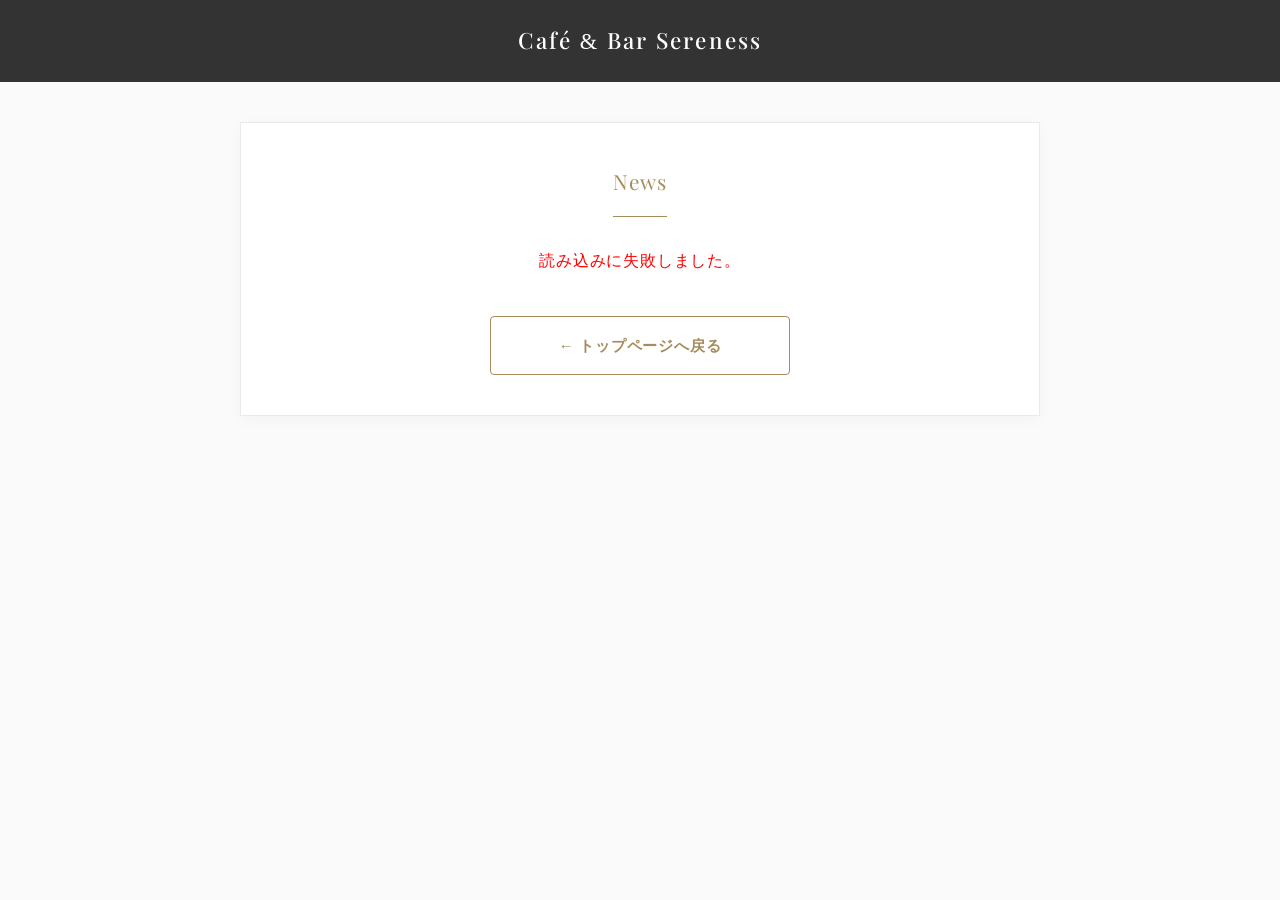
<file: article_list.html>
<!DOCTYPE html>
<html lang="ja">
<head>
    <meta charset="UTF-8">
    <meta name="viewport" content="width=device-width, initial-scale=1.0">
    <title>記事一覧 | Sereness</title>
    <link rel="preconnect" href="https://fonts.googleapis.com">
    <link rel="preconnect" href="https://fonts.gstatic.com" crossorigin>
    <link href="https://fonts.googleapis.com/css2?family=Playfair+Display:ital,wght@0,500;0,600;1,500&display=swap" rel="stylesheet">
    <style>
        :root { --primary-bg: #FAFAFA; --text-main: #333333; --accent-color: #A68B5B; }
        body { margin: 0; padding: 0; font-family: "Noto Serif JP", "Hiragino Mincho ProN", serif; color: var(--text-main); background-color: var(--primary-bg); line-height: 1.8; letter-spacing: 0.05em; }
        .container { max-width: 800px; margin: 0 auto; padding: 40px 20px; text-align: center; }
        header { background-color: var(--text-main); padding: 20px; text-align: center; }
        .header-title { color: #fff; font-size: 1.4em; letter-spacing: 0.1em; font-family: 'Playfair Display', serif; font-weight: 500; }
        .elegant-font { font-family: 'Playfair Display', serif; }
        .normal-amp { font-family: "Noto Serif JP", serif; }
        .section-wrapper { background-color: white; padding: 40px 30px; box-shadow: 0 4px 15px rgba(0,0,0,0.03); border: 1px solid #EAEAEA; text-align: left; }
        h2 { color: var(--accent-color); border-bottom: 1px solid var(--accent-color); padding-bottom: 15px; margin-top: 0; margin-bottom: 30px; font-size: 1.3em; display: inline-block; font-weight: normal;}
        
        .news-list { list-style: none; padding: 0; margin: 0; }
        .news-item { border-bottom: 1px dashed #DDD; padding: 15px 0; display: flex; align-items: center; gap: 15px; }
        .news-item:last-child { border-bottom: none; }
        .news-date { color: var(--accent-color); font-size: 0.85em; display: block; margin-bottom: 3px; }
        .news-title { color: var(--text-main); text-decoration: none; font-size: 0.95em; transition: color 0.3s; display: block; font-weight: bold; }
        .news-title:hover { color: var(--accent-color); }
        .blog-thumb { width: 70px; height: 70px; object-fit: cover; border-radius: 2px; background-color: #eee; flex-shrink: 0; }
        
        .btn-back { display: block; width: 100%; max-width: 300px; margin: 40px auto 0; padding: 15px; background: transparent; border: 1px solid var(--accent-color); color: var(--accent-color); text-align: center; border-radius: 4px; font-size: 0.95em; cursor: pointer; transition: 0.3s; text-decoration: none; box-sizing: border-box; font-weight: bold; }
        .btn-back:hover { background: var(--accent-color); color: white; }

        @media (max-width: 767px) {
            .container { padding: 30px 15px; }
            .section-wrapper { padding: 30px 15px; }
        }
    </style>
</head>
<body>
    <header>
        <div class="header-title">Café <span class="normal-amp">&</span> Bar Sereness</div>
    </header>
    <div class="container">
        <div class="section-wrapper">
            <div style="text-align: center;">
                <h2 class="elegant-font" id="page-title">読み込み中...</h2>
            </div>
            <ul class="news-list" id="article-list">
                <li style="text-align: center; color: #666;">記事データを読み込んでいます...</li>
            </ul>
            <a href="index.html" class="btn-back">← トップページへ戻る</a>
        </div>
    </div>
    
    <script>
        const urlParams = new URLSearchParams(window.location.search);
        const type = urlParams.get('type') || 'news';
        
        document.getElementById('page-title').innerText = type === 'news' ? 'News' : 'ブログ';
        
        const GAS_URL = "https://script.google.com/macros/s/AKfycbzQRAhDa8-BhxaB6IqsQ-hTmkAYLlu_x-5VK44U20hibIarUrgLSGz7wmZDgPgFsQKD6g/exec";
        
        fetch(GAS_URL).then(res => res.json()).then(data => {
            let items = [];
            if(type === 'news' && data.news) items = data.news.sort((a, b) => (b.date > a.date) ? 1 : -1);
            if(type === 'blog' && data.blog) items = data.blog.sort((a, b) => (b.date > a.date) ? 1 : -1);
            
            const list = document.getElementById('article-list');
            list.innerHTML = '';
            
            if(items.length === 0) {
                list.innerHTML = '<li style="text-align: center; color: #666;">現在公開されている記事はありません。</li>';
                return;
            }
            
            items.forEach(article => {
                const thumbHtml = (type === 'blog' && article.image) ? `<img src="${article.image}" class="blog-thumb">` : '';
                list.innerHTML += `
                    <li class="news-item">
                        ${thumbHtml}
                        <div>
                            <span class="news-date">${article.date}</span>
                            <a href="news.html?id=${article.id}" class="news-title">${article.title}</a>
                        </div>
                    </li>
                `;
            });
        }).catch(err => {
            document.getElementById('article-list').innerHTML = '<li style="text-align: center; color: red;">読み込みに失敗しました。</li>';
        });
    </script>
</body>
</html>
</file>
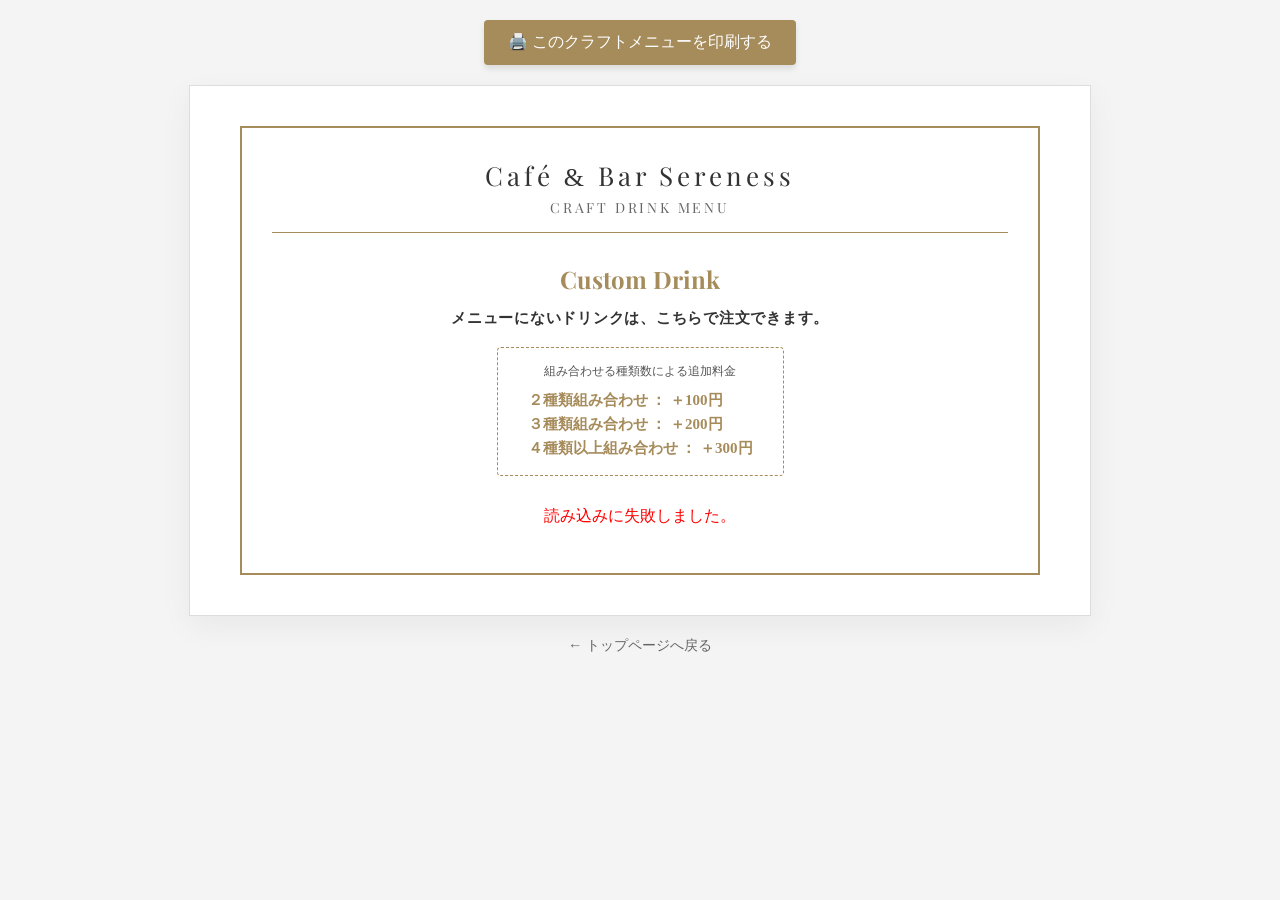
<file: craft_day.html>
<!DOCTYPE html>
<html lang="ja">
<head>
    <meta charset="UTF-8">
    <meta name="viewport" content="width=device-width, initial-scale=1.0">
    <title>【印刷用】CRAFT MENU | Sereness</title>
    
    <link rel="preconnect" href="https://fonts.googleapis.com">
    <link rel="preconnect" href="https://fonts.gstatic.com" crossorigin>
    <link href="https://fonts.googleapis.com/css2?family=Playfair+Display:ital,wght@0,500;0,600;1,500&display=swap" rel="stylesheet">

    <style>
        :root { --accent-color: #A68B5B; }
        
        body { 
            font-family: "Noto Serif JP", "Hiragino Mincho ProN", serif; 
            background-color: #f4f4f4; 
            margin: 0; padding: 20px; color: #333;
        }

        .menu-paper {
            max-width: 800px;
            margin: 0 auto;
            background: #fff;
            padding: 40px 50px;
            border: 1px solid #ddd;
            box-shadow: 0 10px 30px rgba(0,0,0,0.05);
            position: relative;
        }

        .menu-inner-border {
            border: 2px solid var(--accent-color);
            padding: 30px;
        }

        .header { text-align: center; border-bottom: 1px solid var(--accent-color); padding-bottom: 15px; margin-bottom: 30px; }
        .logo-text { font-size: 26px; letter-spacing: 0.15em; font-family: 'Playfair Display', serif; }
        .normal-amp { font-family: "Noto Serif JP", serif; }
        .mode-title { font-size: 14px; color: #666; margin-top: 5px; letter-spacing: 0.2em; font-family: 'Playfair Display', serif; }
        
        .craft-title { text-align: center; margin-bottom: 30px; }
        .craft-title h2 { font-family: 'Playfair Display', serif; font-size: 24px; color: var(--accent-color); margin: 0 0 10px 0; }
        .craft-title p { font-size: 15px; color: #333; margin: 0; letter-spacing: 0.05em; line-height: 1.8; font-weight: bold;}
        
        /* ▼ 追加：料金表の囲みデザイン ▼ */
        .craft-price-box {
            margin-top: 15px;
            background: #fff;
            border: 1px dashed var(--accent-color);
            padding: 15px 30px;
            display: inline-block;
            border-radius: 4px;
        }
        .craft-price-note {
            font-size: 12px;
            color: #555;
            margin-bottom: 8px;
            font-weight: normal;
        }
        .craft-price-tiers {
            font-weight: bold;
            color: var(--accent-color);
            font-size: 15px;
            line-height: 1.6;
            text-align: left;
            display: inline-block;
        }

        .options-grid { display: grid; grid-template-columns: repeat(3, 1fr); gap: 15px; margin-top: 20px;}
        @media (max-width: 600px) { .options-grid { grid-template-columns: repeat(2, 1fr); } }
        
        .option-item { background: #fff; border: 1px solid #eee; padding: 15px 10px; text-align: center; border-radius: 4px; box-shadow: 0 2px 5px rgba(0,0,0,0.02); }
        .option-name { font-weight: bold; font-size: 15px; margin-bottom: 5px; display: block; }
        .option-desc { font-size: 11px; color: #777; line-height: 1.4; display: block; }
        .option-price { display: block; font-size: 12px; color: var(--accent-color); font-weight: bold; margin-top: 5px; }

        .loading { text-align: center; color: #999; padding: 40px; }

        .back-link { display: block; text-align: center; margin-top: 20px; color: #666; text-decoration: none; font-size: 0.9em; }
        .print-btn-container { text-align: center; margin-bottom: 20px; }
        .print-btn { background: var(--accent-color); color: white; border: none; padding: 12px 24px; font-size: 16px; border-radius: 4px; cursor: pointer; font-family: inherit; box-shadow: 0 4px 6px rgba(0,0,0,0.1); }
        .print-btn:hover { opacity: 0.8; }

        @media print {
            @page { size: A4 portrait; margin: 15mm; }
            body { background-color: #fff; padding: 0; }
            .menu-paper { box-shadow: none; border: none; padding: 0; max-width: 100%; }
            .no-print { display: none !important; }
        }
    </style>
</head>
<body>

    <div class="print-btn-container no-print">
        <button class="print-btn" onclick="window.print()">🖨️ このクラフトメニューを印刷する</button>
    </div>

    <div class="menu-paper">
        <div class="menu-inner-border">
            <div class="header">
                <div class="logo-text">Café <span class="normal-amp">&</span> Bar Sereness</div>
                <div class="mode-title">CRAFT DRINK MENU</div>
            </div>
            
            <div class="craft-title">
                <h2>Custom Drink</h2>
                <p>メニューにないドリンクは、こちらで注文できます。</p>
                
                <div class="craft-price-box">
                    <div class="craft-price-note">組み合わせる種類数による追加料金</div>
                    <div class="craft-price-tiers">
                        ２種類組み合わせ ： ＋100円<br>
                        ３種類組み合わせ ： ＋200円<br>
                        ４種類以上組み合わせ ： ＋300円
                    </div>
                </div>
            </div>

            <div id="craft-content">
                <div class="loading">管理画面からメニューを読み込み中...</div>
            </div>
        </div>
    </div>

    <a href="index.html" class="back-link no-print">← トップページへ戻る</a>

    <script>
        const GAS_URL = "https://script.google.com/macros/s/AKfycbzQRAhDa8-BhxaB6IqsQ-hTmkAYLlu_x-5VK44U20hibIarUrgLSGz7wmZDgPgFsQKD6g/exec";
        
        fetch(GAS_URL).then(res => res.json()).then(data => {
            // 「クラフト」という文字がカテゴリに含まれるものをすべて取得
            const craftItems = data.menu.filter(i => i.category && i.category.includes('クラフト'));

            document.getElementById('craft-content').innerHTML = `
                <div class="options-grid">${renderOptions(craftItems)}</div>
            `;
        }).catch(err => {
            document.getElementById('craft-content').innerHTML = "<p style='text-align:center; color:red;'>読み込みに失敗しました。</p>";
        });

        function renderOptions(items) {
            if (items.length === 0) return '<div style="grid-column: 1 / -1; text-align:center; color:#999; font-size:12px;">管理画面から「クラフト」カテゴリで追加してください</div>';
            return items.map(i => `
                <div class="option-item">
                    <span class="option-name">${i.name}</span>
                    <span class="option-desc">${i.description || ''}</span>
                    ${i.price ? `<span class="option-price">${i.price}</span>` : ''}
                </div>
            `).join('');
        }
    </script>
</body>
</html>
</file>
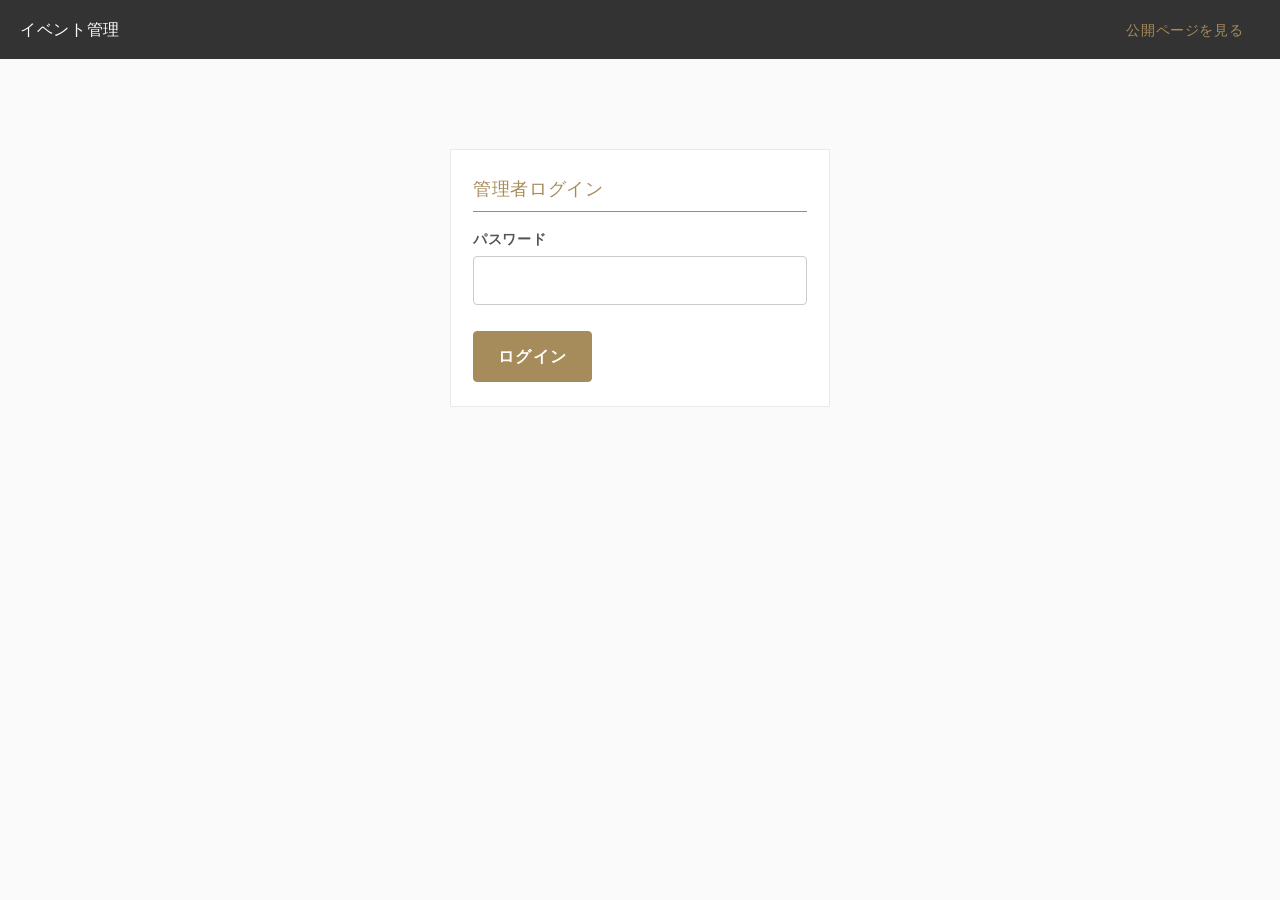
<file: event-admin.html>
<!DOCTYPE html>
<html lang="ja">
<head>
    <meta charset="UTF-8">
    <meta name="viewport" content="width=device-width, initial-scale=1.0">
    <meta name="robots" content="noindex, nofollow">
    <link rel="preconnect" href="https://script.google.com">
    <link rel="preconnect" href="https://lh3.googleusercontent.com" crossorigin>
    <title>イベント管理 | Café & Bar Sereness</title>
    <style>
        :root { --text-main:#333; --accent-color:#A68B5B; --section-bg:#F5F5F0; --danger:#c9302c; }
        * { box-sizing:border-box; }
        body { margin:0; font-family:"Noto Serif JP","Hiragino Mincho ProN",serif; color:var(--text-main); background:#FAFAFA; line-height:1.7; letter-spacing:.04em; }
        header { background:var(--text-main); color:#fff; padding:16px 20px; display:flex; justify-content:space-between; align-items:center; }
        header a, header button { color:var(--accent-color); background:none; border:none; font:inherit; font-size:.85em; cursor:pointer; text-decoration:none; }
        .wrap { max-width:860px; margin:0 auto; padding:30px 16px 60px; }
        h2 { font-size:1.15em; color:var(--accent-color); border-bottom:1px solid var(--accent-color); padding-bottom:6px; margin:0 0 16px; font-weight:normal; }
        .panel { background:#fff; border:1px solid #EAEAEA; padding:24px 22px; margin-bottom:30px; }
        .notice { background:#fff7e0; border:1px solid #e6cf8a; padding:12px 16px; font-size:.85em; margin-bottom:24px; }
        input[type=text], input[type=date], input[type=password], select, textarea { width:100%; font:inherit; font-size:16px; padding:10px 12px; border:1px solid #ccc; border-radius:4px; background:#fff; }
        textarea { min-height:150px; resize:vertical; }
        input:focus-visible, select:focus-visible, textarea:focus-visible, button:focus-visible { outline:3px solid #333; outline-offset:1px; }
        label.f { display:block; font-size:.85em; color:#555; margin:16px 0 4px; font-weight:bold; }
        .req { color:var(--danger); }
        .row2 { display:grid; grid-template-columns:1fr 1fr; gap:14px; }
        .btn { font:inherit; font-weight:bold; letter-spacing:.08em; padding:11px 24px; border-radius:4px; border:1px solid var(--accent-color); background:var(--accent-color); color:#fff; cursor:pointer; }
        .btn.sub { background:#fff; color:var(--accent-color); }
        .btn.danger { background:#fff; color:var(--danger); border-color:var(--danger); }
        .btn:disabled { opacity:.5; cursor:wait; }
        .actions { display:flex; flex-wrap:wrap; gap:10px; margin-top:26px; }
        .actions .spacer { flex:1; }

        .list-head { display:flex; justify-content:space-between; align-items:center; margin-bottom:12px; }
        .list-head h2 { margin:0; border:none; padding:0; }
        .item { display:grid; grid-template-columns:64px 1fr auto; gap:14px; align-items:center; padding:12px 4px; border-bottom:1px dotted #ddd; }
        .item:last-child { border-bottom:none; }
        .item img, .item .noimg { width:64px; height:48px; object-fit:cover; border-radius:3px; background:var(--section-bg); }
        .item .t { font-weight:bold; }
        .item .d { font-size:.8em; color:#777; }
        .tag { display:inline-block; font-size:.7em; padding:0 7px; border-radius:3px; margin-left:6px; color:#fff; background:#999; }
        .tag.draft { background:#f0ad4e; }
        .item .btn { padding:6px 14px; font-size:.85em; }
        .item-btns { display:flex; gap:8px; flex-wrap:wrap; justify-content:flex-end; }
        .empty { text-align:center; color:#888; padding:30px 0; }

        .img-box { display:flex; gap:16px; align-items:flex-start; flex-wrap:wrap; }
        .img-preview { width:240px; max-width:100%; aspect-ratio:4/3; object-fit:cover; border-radius:4px; background:var(--section-bg); border:1px dashed #bbb; }
        .img-preview.has { border-style:solid; border-color:#ddd; }
        .img-ctl { display:flex; flex-direction:column; gap:10px; }
        .hint { font-size:.78em; color:#777; margin:4px 0 0; }
        .chk { display:flex; align-items:center; gap:8px; margin-top:20px; font-size:.95em; }
        .chk input { width:20px; height:20px; }

        #toast { position:fixed; left:50%; bottom:24px; transform:translateX(-50%); background:#333; color:#fff; padding:12px 22px; border-radius:30px; font-size:.9em; display:none; z-index:50; max-width:90vw; }
        #toast.err { background:var(--danger); }
        .login { max-width:380px; margin:60px auto; }
        @media (max-width:600px) { .row2 { grid-template-columns:1fr; } .item { grid-template-columns:56px 1fr; } .item-btns { grid-column:2; justify-content:flex-start; } .item img,.item .noimg { width:56px; } }
    </style>
</head>
<body>
    <header>
        <div>イベント管理</div>
        <div><a href="events.html" target="_blank" rel="noopener">公開ページを見る</a>　<button id="logoutBtn" style="display:none" onclick="logout()">ログアウト</button></div>
    </header>

    <div id="loginView" class="wrap" style="display:none">
        <div class="panel login">
            <h2>管理者ログイン</h2>
            <label class="f" for="pw">パスワード</label>
            <input type="password" id="pw" autocomplete="current-password">
            <div class="actions"><button class="btn" id="loginBtn" onclick="login()">ログイン</button></div>
        </div>
    </div>

    <div id="appView" class="wrap" style="display:none">
        <div id="localNotice" class="notice" style="display:none">
            <b>テストモードで動作中です。</b>入力した内容はこのブラウザの中だけに保存され、お客様には公開されません。
            本番で使うには <code>events-common.js</code> の <code>EVENTS_API_URL</code> に Apps Script のURLを設定してください。
        </div>

        <section class="panel">
            <div class="list-head">
                <h2>登録済みのイベント</h2>
                <button class="btn" onclick="newEvent()">＋ 新しいイベント</button>
            </div>
            <div id="adminList"></div>
        </section>

        <section class="panel" id="formPanel">
            <h2 id="formTitle">新しいイベント</h2>

            <label class="f" for="fTitle">タイトル <span class="req">*</span></label>
            <input type="text" id="fTitle" maxlength="80">

            <div class="row2">
                <div>
                    <label class="f" for="fDate">開催日 <span class="req">*</span></label>
                    <input type="date" id="fDate">
                </div>
                <div>
                    <label class="f" for="fTime">時間</label>
                    <input type="text" id="fTime" maxlength="30" placeholder="例：20:00〜22:00">
                </div>
            </div>

            <div class="row2">
                <div>
                    <label class="f" for="fCat">カテゴリ</label>
                    <select id="fCat"></select>
                </div>
                <div>
                    <label class="f" for="fPrice">金額（参加費）</label>
                    <input type="text" id="fPrice" maxlength="100" placeholder="例：無料 ／ 男性1,000円・女性500円">
                </div>
            </div>
            <p class="hint">金額は自由に書けます。空欄なら表示されません。</p>

            <label class="f" for="fDesc">詳細</label>
            <textarea id="fDesc" maxlength="3000" placeholder="イベントの内容、参加方法、料金など。URLを書くと自動でリンクになります。"></textarea>

            <label class="f">画像</label>
            <div class="img-box">
                <img id="imgPreview" class="img-preview" alt="画像プレビュー">
                <div class="img-ctl">
                    <input type="file" id="fFile" accept="image/*" style="display:none">
                    <button type="button" class="btn sub" onclick="document.getElementById('fFile').click()">画像を選ぶ</button>
                    <button type="button" class="btn danger" id="imgRemove" onclick="clearImage()" style="display:none">画像を外す</button>
                    <p class="hint">長辺1200pxに自動で縮小されます。</p>
                </div>
            </div>

            <label class="chk"><input type="checkbox" id="fPub" checked> 公開する（外すと下書きとして非公開）</label>
            <label class="chk" style="margin-top:10px"><input type="checkbox" id="fRes" checked> 予約を受け付ける（外すと閲覧ページに予約欄が出ません）</label>

            <div class="actions">
                <button class="btn" id="saveBtn" onclick="saveEvent()">保存する</button>
                <button class="btn sub" onclick="newEvent()">入力をクリア</button>
                <span class="spacer"></span>
                <button class="btn danger" id="delBtn" onclick="deleteEvent()" style="display:none">このイベントを削除</button>
            </div>
        </section>
    </div>

    <div id="toast" role="status"></div>

    <script src="events-config.js"></script>
    <script src="events-common.js"></script>
    <script>
        let pw = sessionStorage.getItem("sereness_admin_pw") || "";
        let list = [];
        let editingId = "";
        let imageValue = ""; // 既存URL もしくは 新規選択した dataURL
        let loading = false;
        const LIST_CACHE = "sereness_admin_list_cache";

        const $ = function (id) { return document.getElementById(id); };

        function toast(msg, isErr) {
            const t = $("toast");
            t.textContent = msg;
            t.className = isErr ? "err" : "";
            t.style.display = "block";
            clearTimeout(toast.timer);
            toast.timer = setTimeout(function () { t.style.display = "none"; }, isErr ? 5000 : 2500);
        }

        function cacheList() {
            try { localStorage.setItem(LIST_CACHE, JSON.stringify(list.filter(function (x) { return !x._pending; }))); } catch (e) {}
        }

        function showApp() {
            $("loginView").style.display = "none";
            $("appView").style.display = "block";
            $("localNotice").style.display = EV_IS_LOCAL ? "block" : "none";
            $("logoutBtn").style.display = EV_IS_LOCAL ? "none" : "inline";
        }

        function showLogin() {
            $("appView").style.display = "none";
            $("loginView").style.display = "block";
        }

        async function load() {
            try { list = await EventAPI.listAll(pw); } finally { loading = false; }
            cacheList();
            renderList();
        }

        async function login() {
            pw = $("pw").value;
            $("loginBtn").disabled = true;
            $("loginBtn").textContent = "確認中...";
            try {
                await load();
                sessionStorage.setItem("sereness_admin_pw", pw);
                showApp();
            } catch (e) {
                toast(e.message === "unauthorized" ? "パスワードが違います" : "ログインできませんでした：" + e.message, true);
            }
            $("loginBtn").disabled = false;
            $("loginBtn").textContent = "ログイン";
        }

        function logout() {
            sessionStorage.removeItem("sereness_admin_pw");
            localStorage.removeItem(LIST_CACHE);
            location.reload();
        }
        $("pw").addEventListener("keydown", function (e) { if (e.key === "Enter") login(); });

        function renderList() {
            const box = $("adminList");
            if (!list.length) {
                box.innerHTML = loading ? '<div class="empty">読み込み中...</div>'
                    : '<div class="empty">まだイベントがありません。<br>下のフォームから登録してください。</div>';
                return;
            }
            const today = todayStr();
            const sorted = list.slice().sort(function (a, b) { return (b.date + (b.time || "")).localeCompare(a.date + (a.time || "")); });
            box.innerHTML = sorted.map(function (ev) {
                const p = parseDate(ev.date);
                const pend = !!ev._pending;
                return '<div class="item" data-item="' + esc(ev.id) + '">' +
                    (ev.image ? '<img src="' + esc(thumbUrl(ev.image, 160)) + '" alt="" decoding="async">' : '<div class="noimg"></div>') +
                    "<div><div class=\"t\">" + esc(ev.title) +
                    (pend ? '<span class="tag draft">保存中...</span>' : "") +
                    (ev.published === false ? '<span class="tag draft">非公開</span>' : "") +
                    (ev.reservable === false ? '<span class="tag">予約なし</span>' : "") +
                    (ev.date < today ? '<span class="tag">終了</span>' : "") + "</div>" +
                    '<div class="d">' + p.y + "." + pad2(p.m) + "." + pad2(p.d) + "（" + p.w + "）" + esc(ev.time || "") + (ev.price ? "　" + esc(ev.price) : "") + "</div></div>" +
                    (pend ? "" : '<div class="item-btns">' +
                    '<button class="btn sub" data-act="edit" data-id="' + esc(ev.id) + '">編集</button>' +
                    '<button class="btn sub" data-act="copy" data-id="' + esc(ev.id) + '">コピー</button>' +
                    '<button class="btn danger" data-act="del" data-id="' + esc(ev.id) + '">削除</button></div>') + "</div>";
            }).join("");
        }
        $("adminList").addEventListener("click", function (e) {
            const b = e.target.closest("button[data-id]");
            if (!b) return;
            if (b.dataset.act === "copy") copyEvent(b.dataset.id);
            else if (b.dataset.act === "del") confirmDelete(b.dataset.id);
            else editEvent(b.dataset.id);
        });

        function setImage(v) {
            imageValue = v || "";
            const img = $("imgPreview");
            if (imageValue) { img.src = imageValue; img.classList.add("has"); }
            else { img.removeAttribute("src"); img.classList.remove("has"); }
            $("imgRemove").style.display = imageValue ? "block" : "none";
        }
        function clearImage() { setImage(""); $("fFile").value = ""; }

        function fillForm(ev) {
            editingId = ev ? ev.id : "";
            $("formTitle").textContent = (ev && ev.id) ? "イベントを編集" : "新しいイベント";
            $("fTitle").value = ev ? ev.title : "";
            $("fDate").value = ev ? ev.date : "";
            $("fTime").value = ev ? (ev.time || "") : "";
            $("fCat").value = ev ? (ev.category || EV_CATEGORIES[0]) : EV_CATEGORIES[0];
            $("fDesc").value = ev ? (ev.description || "") : "";
            $("fPub").checked = ev ? ev.published !== false : true;
            $("fPrice").value = ev ? (ev.price || "") : "";
            $("fRes").checked = ev ? ev.reservable !== false : true;
            $("delBtn").style.display = (ev && ev.id) ? "inline-block" : "none";
            $("fFile").value = "";
            setImage(ev ? ev.image : "");
        }
        function newEvent() { fillForm(null); $("fTitle").focus(); }
        function editEvent(id) {
            const ev = list.find(function (x) { return x.id === id; });
            if (!ev) return;
            fillForm(ev);
            $("formPanel").scrollIntoView({ behavior: "smooth", block: "start" });
        }

        // 登録済みイベントの内容を、新規イベントとしてフォームに複写（保存するまで登録されない）
        function copyEvent(id) {
            const ev = list.find(function (x) { return x.id === id; });
            if (!ev) return;
            fillForm(null);
            $("formTitle").textContent = "イベントをコピーして新規登録";
            $("fTitle").value = ev.title;
            $("fDate").value = ev.date;
            $("fTime").value = ev.time || "";
            $("fCat").value = ev.category || EV_CATEGORIES[0];
            $("fDesc").value = ev.description || "";
            $("fPub").checked = ev.published !== false;
            $("fPrice").value = ev.price || "";
            $("fRes").checked = ev.reservable !== false;
            setImage(ev.image);
            $("formPanel").scrollIntoView({ behavior: "smooth", block: "start" });
            $("fDate").focus({ preventScroll: true });
            toast("コピーしました。開催日などを直して「保存する」を押してください");
        }

        // 画像を選んだら縮小してプレビュー（長辺1000px：閲覧ページの表示サイズには十分で、送信も速い）
        $("fFile").addEventListener("change", function () {
            const file = this.files[0];
            if (!file) return;
            if (!/^image\//.test(file.type)) { toast("画像ファイルを選んでください", true); return; }
            const reader = new FileReader();
            reader.onload = function () {
                const img = new Image();
                img.onload = function () {
                    const MAX = 1000;
                    const r = Math.min(1, MAX / Math.max(img.width, img.height));
                    const c = document.createElement("canvas");
                    c.width = Math.round(img.width * r);
                    c.height = Math.round(img.height * r);
                    const ctx = c.getContext("2d");
                    ctx.fillStyle = "#fff";
                    ctx.fillRect(0, 0, c.width, c.height);
                    ctx.drawImage(img, 0, 0, c.width, c.height);
                    setImage(c.toDataURL("image/jpeg", EV_IS_LOCAL ? 0.7 : 0.8));
                };
                img.onerror = function () { toast("この画像は読み込めませんでした", true); };
                img.src = reader.result;
            };
            reader.readAsDataURL(file);
        });

        // 一覧の1件を入れ替える（item が null なら削除、無ければ追加）
        function swapItem(key, item) {
            const i = list.findIndex(function (x) { return x.id === key; });
            if (item) { if (i >= 0) list[i] = item; else list.push(item); }
            else if (i >= 0) list.splice(i, 1);
        }

        // 保存：押した瞬間に一覧へ反映し、サーバーへの保存はうしろで行う。失敗したときだけ元に戻す
        function saveEvent() {
            const title = $("fTitle").value.trim();
            const date = $("fDate").value;
            if (!title) { toast("タイトルを入力してください", true); $("fTitle").focus(); return; }
            if (!date) { toast("開催日を入力してください", true); $("fDate").focus(); return; }

            let image = imageValue, dataUrl = "";
            if (image.indexOf("data:") === 0) { dataUrl = image; image = ""; } // 新しく選んだ画像
            const isNew = !editingId;
            const send = {
                id: editingId,
                title: title,
                date: date,
                time: $("fTime").value.trim(),
                category: $("fCat").value,
                description: $("fDesc").value.trim(),
                image: image,
                published: $("fPub").checked,
                price: $("fPrice").value.trim(),
                reservable: $("fRes").checked
            };
            const key = isNew ? "tmp" + Date.now().toString(36) : editingId;
            const prev = isNew ? null : list.find(function (x) { return x.id === editingId; });

            // 1) 画面に即反映（画像は選んだ画像をそのまま表示）
            swapItem(key, Object.assign({}, send, { id: key, image: dataUrl || image, _pending: true }));
            renderList();
            fillForm(null);
            const row = document.querySelector('[data-item="' + key + '"]');
            if (row) row.scrollIntoView({ behavior: "smooth", block: "nearest" });
            toast("保存しています...");

            // 2) うしろでサーバーに保存
            EventAPI.save(send, pw, dataUrl).then(function (saved) {
                localStorage.removeItem(EV_CACHE_KEY); // 公開ページの古いキャッシュを破棄
                swapItem(key, saved);
                cacheList();
                renderList();
                if (!EV_IS_LOCAL && saved && saved.reservable === undefined) {
                    // 古いバージョンのサーバーは、金額・予約の項目を知らないので捨ててしまう
                    toast("保存はできましたが、金額・予約の設定は保存されていません。Apps Script を新バージョンで再デプロイしてください", true);
                } else {
                    toast("「" + title + "」を保存しました");
                }
            }).catch(function (e) {
                swapItem(key, prev); // 失敗：元の状態に戻す
                renderList();
                const why = e.name === "QuotaExceededError" ? "保存容量がいっぱいです。古いイベントを削除してください" : e.message;
                toast("「" + title + "」を保存できませんでした：" + why, true);
                // 入力中のものが無ければ、入力内容をフォームに戻して再保存できるようにする
                if (!$("fTitle").value.trim() && !editingId) {
                    fillForm(Object.assign({}, send, { image: dataUrl || image }));
                    editingId = send.id;
                }
            });
        }

        // 削除：画面からは先に消し、失敗したときだけ元に戻す
        async function confirmDelete(id) {
            const ev = list.find(function (x) { return x.id === id; });
            if (!ev) return;
            if (!confirm("「" + ev.title + "」を削除します。元に戻せません。よろしいですか？")) return;
            const backup = list.slice();
            const wasEditing = editingId === id;
            list = list.filter(function (x) { return x.id !== id; });
            renderList();
            if (wasEditing) fillForm(null);
            toast("削除しました");
            try {
                await EventAPI.remove(id, pw);
                cacheList();
                localStorage.removeItem(EV_CACHE_KEY);
            } catch (e) {
                list = backup;
                renderList();
                toast("削除できませんでした（元に戻しました）：" + e.message, true);
            }
        }
        function deleteEvent() { if (editingId) confirmDelete(editingId); }

        // 初期化
        $("fCat").innerHTML = EV_CATEGORIES.map(function (c) { return "<option>" + esc(c) + "</option>"; }).join("");
        fillForm(null);
        if (EV_IS_LOCAL) {
            load().then(showApp);
        } else {
            // サーバーの起動待ち（数秒かかることがある）を、入力や表示と並行して先に済ませておく
            fetch(EVENTS_API_URL + "?action=ping", { mode: "no-cors" }).catch(function () {});
            if (pw) {
                // ログイン済みなら前回の一覧をすぐ表示し、最新はうしろで取得する
                try { list = JSON.parse(localStorage.getItem(LIST_CACHE) || "[]") || []; } catch (e) { list = []; }
                loading = true;
                renderList();
                showApp();
                load().catch(function (e) {
                    if (e.message === "unauthorized") {
                        sessionStorage.removeItem("sereness_admin_pw");
                        localStorage.removeItem(LIST_CACHE);
                        pw = "";
                        showLogin();
                    } else {
                        if (!list.length) $("adminList").innerHTML = '<div class="empty">読み込めませんでした。ページを再読み込みしてください。</div>';
                        toast("最新の情報を取得できませんでした：" + e.message, true);
                    }
                });
            } else {
                showLogin();
            }
        }
    </script>
</body>
</html>
</file>
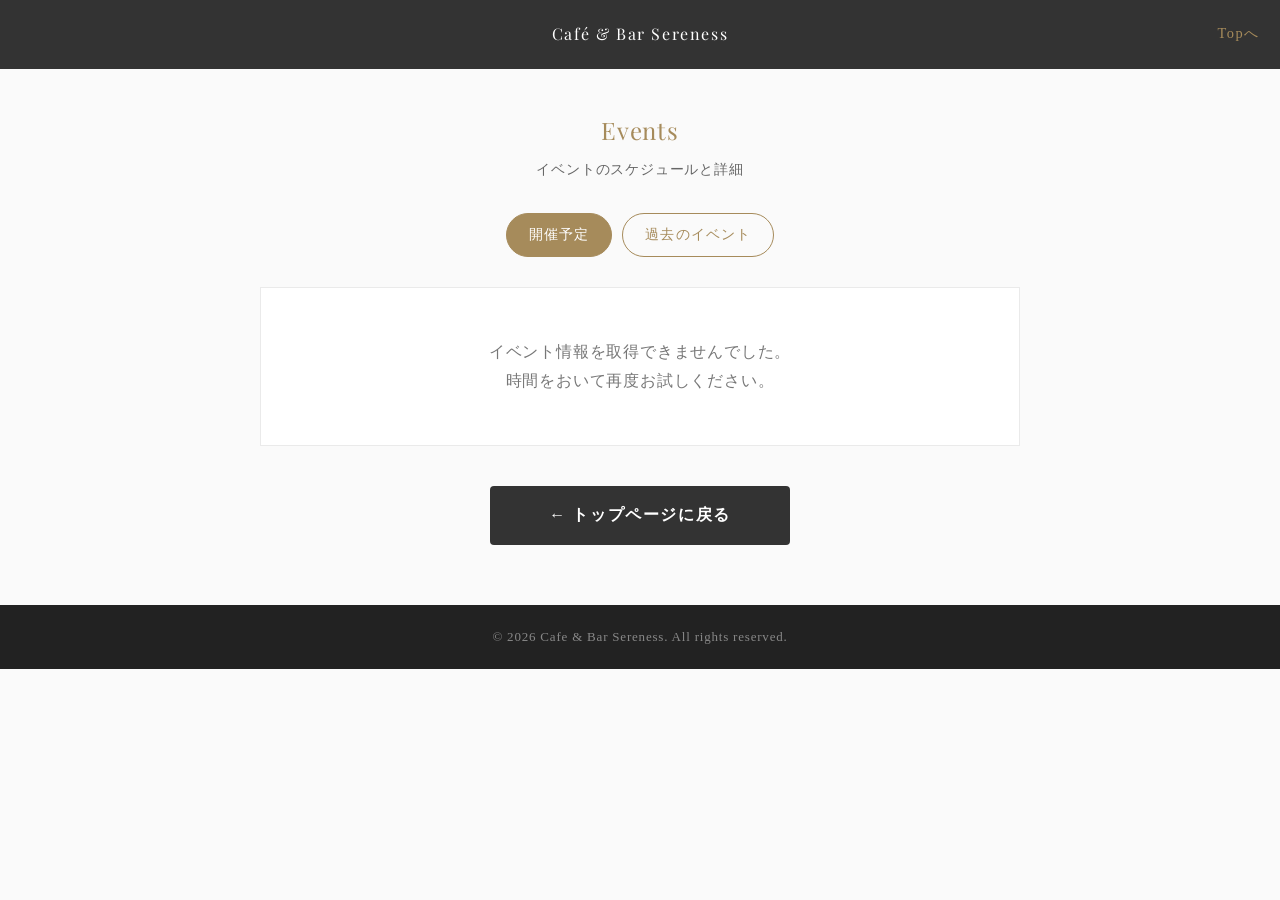
<file: events.html>
<!DOCTYPE html>
<html lang="ja">
<head>
    <meta charset="UTF-8">
    <meta name="viewport" content="width=device-width, initial-scale=1.0">
    <title>Events | Café & Bar Sereness</title>
    <meta name="description" content="秋田市のエンタメバー Sereness（セレネス）のイベントスケジュールと詳細。">
    <link rel="preconnect" href="https://script.google.com">
    <link rel="preconnect" href="https://script.googleusercontent.com" crossorigin>
    <link rel="preconnect" href="https://lh3.googleusercontent.com" crossorigin>
    <link rel="preconnect" href="https://fonts.googleapis.com">
    <link rel="preconnect" href="https://fonts.gstatic.com" crossorigin>
    <!-- フォントは表示をブロックしないよう、あとから読み込む -->
    <link href="https://fonts.googleapis.com/css2?family=Playfair+Display:ital,wght@0,500;0,600;1,500&display=swap" rel="stylesheet" media="print" onload="this.media='all'">
    <noscript><link href="https://fonts.googleapis.com/css2?family=Playfair+Display:ital,wght@0,500;0,600;1,500&display=swap" rel="stylesheet"></noscript>
    <style>
        :root { --primary-bg:#FAFAFA; --text-main:#333; --accent-color:#A68B5B; --section-bg:#F5F5F0; }
        * { box-sizing: border-box; }
        body { margin:0; font-family:"Noto Serif JP","Hiragino Mincho ProN",serif; color:var(--text-main); background:var(--primary-bg); line-height:1.8; letter-spacing:.05em; }
        .elegant-font { font-family:'Playfair Display',serif; }
        header { background:var(--text-main); color:#fff; padding:20px; display:flex; justify-content:space-between; align-items:center; letter-spacing:.1em; }
        header a { color:var(--accent-color); text-decoration:none; font-size:.9em; width:60px; text-align:right; }
        .container { max-width:800px; margin:0 auto; padding:40px 20px; }
        .page-title { text-align:center; margin-bottom:30px; }
        .page-title h2 { color:var(--accent-color); font-size:24px; font-weight:normal; margin:0 0 5px; }
        .page-title p { color:#666; font-size:.9em; margin:0; }

        .tabs { display:flex; justify-content:center; gap:10px; margin-bottom:30px; }
        .tab { background:none; border:1px solid var(--accent-color); color:var(--accent-color); padding:8px 22px; border-radius:30px; font:inherit; font-size:.9em; cursor:pointer; letter-spacing:.08em; }
        .tab[aria-selected="true"] { background:var(--accent-color); color:#fff; }
        .tab:focus-visible, .ev-row:focus-visible, .btn:focus-visible, .modal-close:focus-visible { outline:3px solid #333; outline-offset:2px; }

        .month-head { font-family:'Playfair Display',serif; color:var(--accent-color); font-size:1.15em; border-bottom:1px solid var(--accent-color); padding-bottom:6px; margin:36px 0 0; }
        .month-head:first-child { margin-top:0; }
        .ev-row { display:grid; grid-template-columns:72px 1fr auto; gap:18px; align-items:start; background:#fff; border:1px solid #EAEAEA; border-top:none; padding:20px 18px; cursor:pointer; transition:background .2s; }
        .ev-row:hover { background:#fcfaf6; }
        .ev-day { text-align:center; line-height:1.1; }
        .ev-day b { display:block; font-family:'Playfair Display',serif; font-size:2em; font-weight:500; color:var(--text-main); }
        .ev-day span { font-size:.8em; color:#888; }
        .ev-day .sun { color:#d9534f; } .ev-day .sat { color:#5b7da6; }
        .ev-meta { font-size:.8em; color:#777; margin-bottom:2px; }
        .ev-cat { display:inline-block; background:var(--accent-color); color:#fff; font-size:.7em; padding:1px 8px; border-radius:3px; margin-right:8px; letter-spacing:.05em; }
        .ev-title { font-size:1.1em; margin:2px 0 4px; font-weight:bold; }
        .ev-desc { font-size:.88em; color:#555; margin:0; display:-webkit-box; -webkit-line-clamp:2; -webkit-box-orient:vertical; overflow:hidden; }
        .ev-thumb { width:120px; height:90px; object-fit:cover; border-radius:4px; background:var(--section-bg); }
        .empty { text-align:center; color:#777; padding:50px 10px; background:#fff; border:1px solid #EAEAEA; }

        .modal-overlay { display:none; position:fixed; inset:0; background:rgba(0,0,0,.65); z-index:100; align-items:center; justify-content:center; padding:15px; }
        .modal-content { background:#fff; width:100%; max-width:560px; max-height:90vh; overflow-y:auto; border-radius:8px; position:relative; }
        .modal-close { position:absolute; top:10px; right:10px; width:36px; height:36px; border:none; border-radius:50%; background:rgba(0,0,0,.55); color:#fff; font-size:20px; line-height:1; cursor:pointer; }
        .modal-img { display:block; width:100%; max-height:340px; object-fit:cover; border-radius:8px 8px 0 0; }
        .modal-body { padding:25px 25px 30px; }
        .modal-body h3 { text-align:left; font-size:1.3em; margin:6px 0 14px; font-weight:bold; }
        .modal-desc { font-size:.95em; word-break:break-word; }
        .modal-desc a { color:var(--accent-color); text-decoration:underline; word-break:break-all; }
        .btn { display:block; text-align:center; background:var(--accent-color); color:#fff; padding:12px; border-radius:4px; text-decoration:none; font-weight:bold; letter-spacing:.1em; margin-top:24px; }
        .ev-price { margin:0 0 4px; font-size:.9em; font-weight:bold; color:var(--text-main); }
        .ev-price::before { content:"参加費"; display:inline-block; margin-right:8px; padding:0 7px; border:1px solid var(--accent-color); border-radius:3px; color:var(--accent-color); font-size:.8em; font-weight:normal; }
        .modal-price { font-size:1.05em; font-weight:bold; margin:0 0 16px; padding:10px 14px; background:var(--section-bg); border-left:4px solid var(--accent-color); }
        .res-note { margin:24px 0 0; padding:12px 14px; background:var(--section-bg); border-left:4px solid var(--accent-color); font-size:.9em; }
        .btn-back { display:block; width:80%; max-width:300px; margin:40px auto 20px; padding:15px; text-align:center; background:var(--text-main); color:#fff; text-decoration:none; border-radius:4px; font-weight:bold; letter-spacing:.1em; }
        footer { text-align:center; padding:20px; font-size:13px; background:#222; color:#888; }

        @media (max-width:767px) {
            .container { padding:30px 15px; }
            .ev-row { grid-template-columns:56px 1fr; gap:12px; padding:16px 12px; }
            .ev-thumb { grid-column:1 / -1; width:100%; height:170px; }
            .btn-back { width:100%; }
        }
        @media (prefers-reduced-motion:reduce) { * { transition:none !important; } }
    </style>
</head>
<body>
    <header>
        <div style="width:60px;"></div>
        <div class="elegant-font">Café &amp; Bar Sereness</div>
        <a href="index.html">Topへ</a>
    </header>

    <main class="container">
        <div class="page-title">
            <h2 class="elegant-font">Events</h2>
            <p>イベントのスケジュールと詳細</p>
        </div>

        <div class="tabs" role="tablist">
            <button class="tab" role="tab" id="tab-upcoming" aria-selected="true" onclick="setTab('upcoming')">開催予定</button>
            <button class="tab" role="tab" id="tab-past" aria-selected="false" onclick="setTab('past')">過去のイベント</button>
        </div>

        <div id="eventList"><div class="empty">読み込み中...</div></div>

        <a href="index.html" class="btn-back">← トップページに戻る</a>
    </main>

    <footer>© 2026 Cafe &amp; Bar Sereness. All rights reserved.</footer>

    <div id="evModal" class="modal-overlay" onclick="closeModal()" role="dialog" aria-modal="true" aria-label="イベント詳細">
        <div class="modal-content" onclick="event.stopPropagation()">
            <button class="modal-close" onclick="closeModal()" aria-label="閉じる">×</button>
            <div id="modalInner"></div>
        </div>
    </div>

    <script src="events-config.js"></script>
    <script src="events-common.js"></script>
    <script>
        let events = [];
        let tab = "upcoming";
        let lastFocus = null;

        function byDateTime(a, b) { return (a.date + (a.time || "")).localeCompare(b.date + (b.time || "")); }

        function dayClass(w) { return w === "日" ? "sun" : (w === "土" ? "sat" : ""); }

        function render() {
            const today = todayStr();
            const upcoming = events.filter(function (e) { return e.date >= today; }).sort(byDateTime);
            const past = events.filter(function (e) { return e.date < today; }).sort(function (a, b) { return byDateTime(b, a); });
            const list = tab === "upcoming" ? upcoming : past;
            const box = document.getElementById("eventList");

            if (!list.length) {
                box.innerHTML = '<div class="empty">' + (tab === "upcoming" ? "現在、開催予定のイベントはありません。<br>決まり次第こちらでお知らせします。" : "過去のイベントはありません。") + "</div>";
                return;
            }
            let html = "", month = "";
            list.forEach(function (ev) {
                const p = parseDate(ev.date);
                const ym = p.y + "." + pad2(p.m);
                if (ym !== month) { month = ym; html += '<h3 class="month-head">' + ym + "</h3>"; }
                html += '<article class="ev-row" tabindex="0" role="button" data-id="' + esc(ev.id) + '">' +
                    '<div class="ev-day"><b>' + p.d + '</b><span class="' + dayClass(p.w) + '">' + p.w + "</span></div>" +
                    "<div>" +
                    '<div class="ev-meta">' + (ev.category ? '<span class="ev-cat">' + esc(ev.category) + "</span>" : "") + esc(ev.time || "") + "</div>" +
                    '<div class="ev-title">' + esc(ev.title) + "</div>" +
                    (ev.price ? '<div class="ev-price">' + esc(ev.price) + "</div>" : "") +
                    (ev.description ? '<p class="ev-desc">' + esc(ev.description) + "</p>" : "") +
                    "</div>" +
                    (ev.image ? '<img class="ev-thumb" src="' + esc(thumbUrl(ev.image, 480)) + '" alt="" loading="lazy" decoding="async">' : "") +
                    "</article>";
            });
            box.innerHTML = html;
        }

        function setTab(t) {
            tab = t;
            document.getElementById("tab-upcoming").setAttribute("aria-selected", t === "upcoming");
            document.getElementById("tab-past").setAttribute("aria-selected", t === "past");
            render();
        }

        function openModal(id) {
            const ev = events.find(function (e) { return e.id === id; });
            if (!ev) return;
            const p = parseDate(ev.date);
            const isUpcoming = ev.date >= todayStr();
            document.getElementById("modalInner").innerHTML =
                (ev.image ? '<img class="modal-img" src="' + esc(ev.image) + '" alt="">' : "") +
                '<div class="modal-body">' +
                '<div class="ev-meta">' + (ev.category ? '<span class="ev-cat">' + esc(ev.category) + "</span>" : "") +
                p.y + "." + pad2(p.m) + "." + pad2(p.d) + "（" + p.w + "）" + (ev.time ? " " + esc(ev.time) : "") + "</div>" +
                "<h3>" + esc(ev.title) + "</h3>" +
                (ev.price ? '<div class="modal-price">参加費　' + esc(ev.price) + "</div>" : "") +
                '<div class="modal-desc">' + (ev.description ? autoLink(ev.description) : "詳細はありません") + "</div>" +
                (isUpcoming && ev.reservable !== false ? '<p class="res-note">予約はお電話・LINE・InstagramのDMで承っております。</p>' : "") +
                "</div>";
            lastFocus = document.activeElement;
            document.getElementById("evModal").style.display = "flex";
            document.querySelector(".modal-close").focus();
            history.replaceState(null, "", "?id=" + encodeURIComponent(id));
        }

        function closeModal() {
            document.getElementById("evModal").style.display = "none";
            history.replaceState(null, "", location.pathname);
            if (lastFocus) lastFocus.focus();
        }

        document.getElementById("eventList").addEventListener("click", function (e) {
            const row = e.target.closest(".ev-row");
            if (row) openModal(row.dataset.id);
        });
        document.getElementById("eventList").addEventListener("keydown", function (e) {
            if ((e.key === "Enter" || e.key === " ") && e.target.classList.contains("ev-row")) {
                e.preventDefault();
                openModal(e.target.dataset.id);
            }
        });
        document.addEventListener("keydown", function (e) { if (e.key === "Escape") closeModal(); });

        function apply(list, openFromUrl) {
            events = list;
            const id = new URLSearchParams(location.search).get("id");
            const target = id && events.find(function (e) { return e.id === id; });
            // URLで直接開かれた過去イベントは「過去」タブを表示
            if (openFromUrl && target && target.date < todayStr()) tab = "past";
            setTab(tab);
            if (openFromUrl && target) openModal(id);
        }

        // キャッシュがあれば即表示 → 裏で最新を取得
        let hadCache = false;
        if (!EV_IS_LOCAL) {
            try {
                const c = JSON.parse(localStorage.getItem(EV_CACHE_KEY) || "null");
                if (c) { apply(c, true); hadCache = true; }
            } catch (e) {}
        }
        EventAPI.listPublic().then(function (list) {
            if (!EV_IS_LOCAL) localStorage.setItem(EV_CACHE_KEY, JSON.stringify(list));
            apply(list, !hadCache);
        }).catch(function () {
            if (!hadCache) document.getElementById("eventList").innerHTML = '<div class="empty">イベント情報を取得できませんでした。<br>時間をおいて再度お試しください。</div>';
        });
    </script>
</body>
</html>
</file>
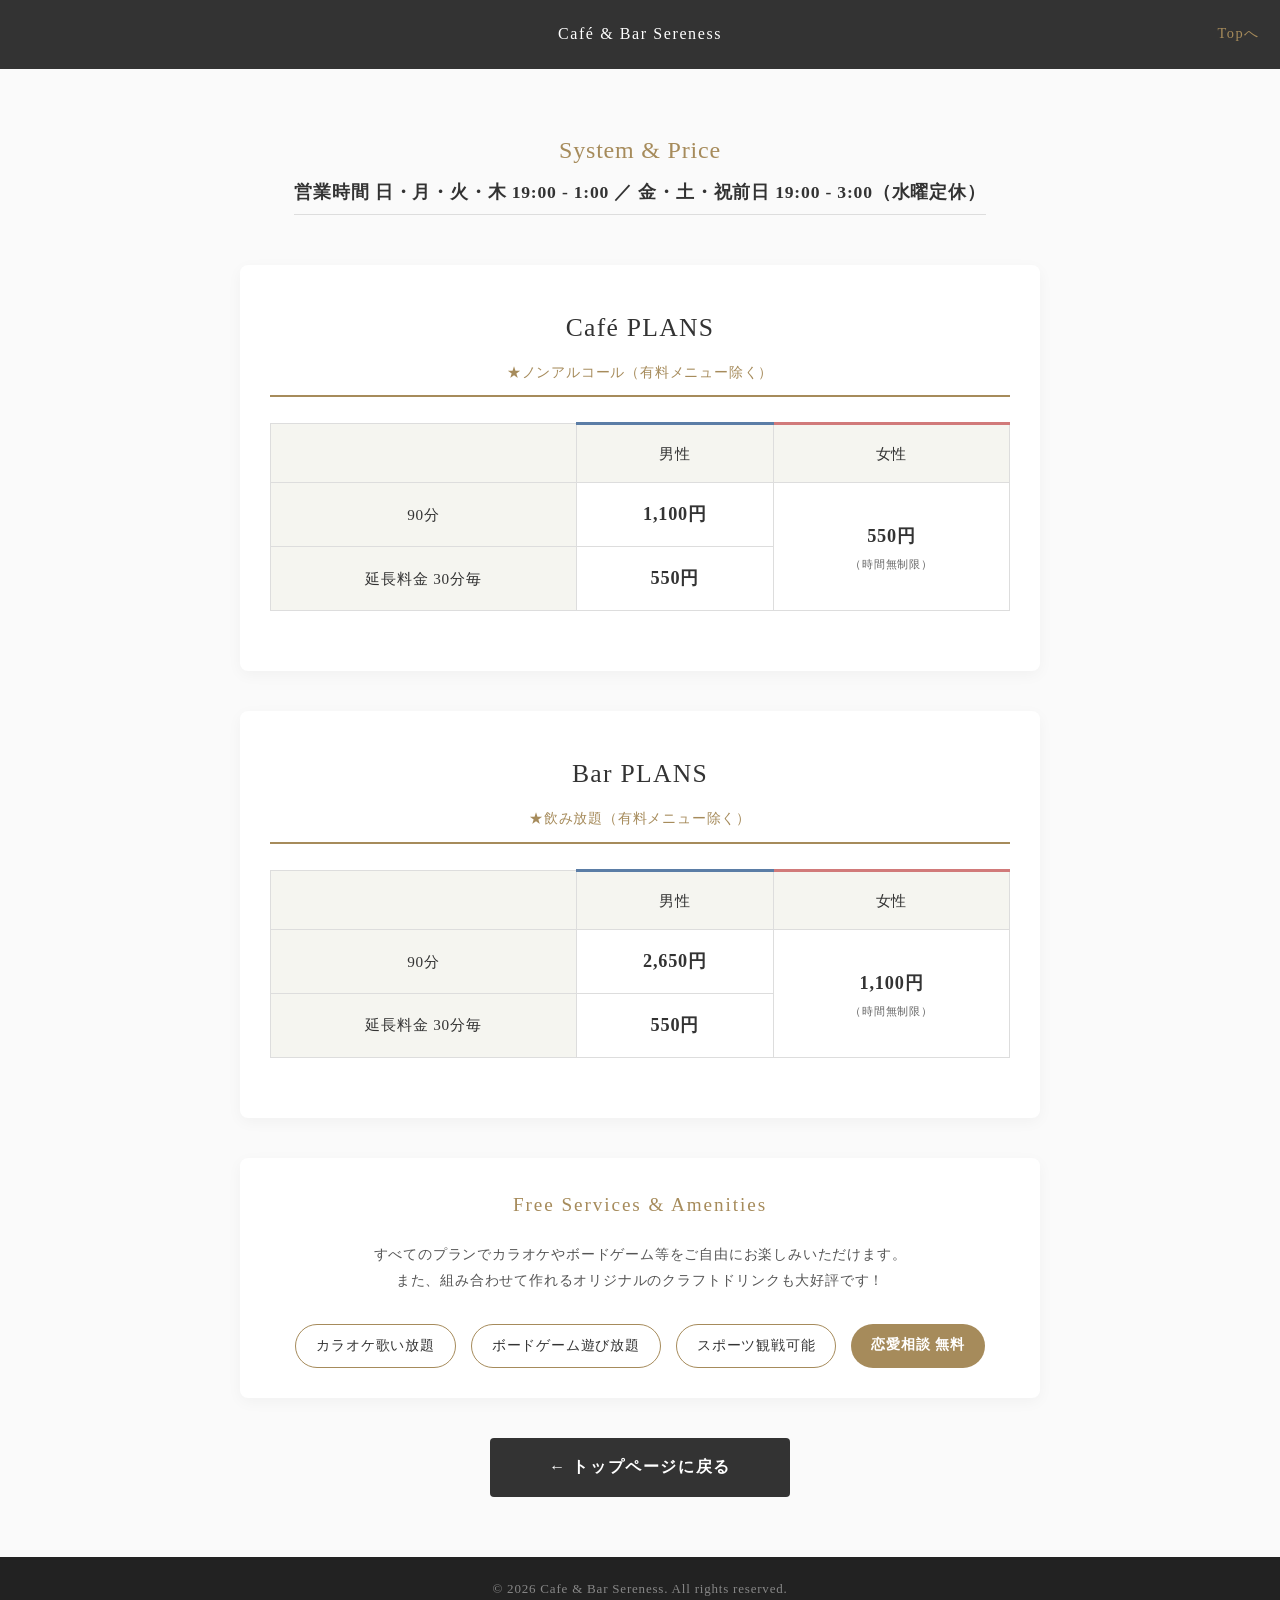
<file: menu.html>
<!DOCTYPE html>
<html lang="ja">
<head>
    <meta charset="UTF-8">
    <meta name="viewport" content="width=device-width, initial-scale=1.0">
    <title>System & Menu | Café & Bar Sereness</title>
    <style>
        :root {
            --primary-bg: #FAFAFA;
            --text-main: #333333;
            --accent-color: #A68B5B;
            --section-bg: #F5F5F0;
            --female-color: #d17a7a;
            --male-color: #5b7da6;
        }
        body {
            margin: 0; padding: 0;
            font-family: "Noto Serif JP", "Hiragino Mincho ProN", serif;
            color: var(--text-main);
            background-color: var(--primary-bg);
            line-height: 1.8;
            letter-spacing: 0.05em;
        }
        h1, h2, h3 { text-align: center; font-weight: normal; }
        .container { max-width: 800px; margin: 0 auto; padding: 40px 20px; }
        
        header { background-color: var(--text-main); color: #fff; padding: 20px; text-align: center; letter-spacing: 0.1em; display: flex; justify-content: space-between; align-items: center;}
        header a { color: var(--accent-color); text-decoration: none; font-size: 0.9em; }
        
        .page-title { text-align: center; margin-bottom: 40px; }
        .page-title h2 { color: var(--accent-color); font-size: 24px; margin-bottom: 5px; }
        .page-title p { color: #666; font-size: 0.9em; margin: 0; }
        .business-hours { font-size: 1.1em; font-weight: bold; margin-bottom: 10px; border-bottom: 1px solid #ddd; display: inline-block; padding-bottom: 5px;}

        .time-section {
            background-color: white; border-radius: 8px; padding: 40px 30px;
            box-shadow: 0 4px 15px rgba(0,0,0,0.04); margin-bottom: 40px;
        }
        .section-header { border-bottom: 2px solid var(--accent-color); padding-bottom: 10px; margin-bottom: 25px; text-align: center; }
        .section-header h3 { font-size: 1.6em; color: var(--text-main); margin: 0; letter-spacing: 0.05em; font-family: 'Playfair Display', serif;}
        .section-header p { margin: 5px 0 0 0; color: #666; font-size: 0.9em; font-weight: bold; }

        .table-responsive { width: 100%; overflow-x: auto; }
        table { width: 100%; border-collapse: collapse; margin-bottom: 20px; font-size: 0.95em; min-width: 280px; }
        th, td { border: 1px solid #ddd; padding: 15px; text-align: center; vertical-align: middle; }
        th { background-color: var(--section-bg); color: var(--text-main); font-weight: normal; }
        
        .th-male { border-top: 3px solid var(--male-color); }
        .th-female { border-top: 3px solid var(--female-color); }
        .price-highlight { font-size: 1.2em; font-weight: bold; color: var(--text-main); }
        .small-note { font-size: 0.75em; color: #666; line-height: 1.4; display: block; margin-top: 4px;}

        .plan-title { background-color: var(--text-main); color: white; padding: 10px; text-align: center; margin-top: 30px; margin-bottom: 15px; font-size: 1.1em; letter-spacing: 0.1em; }
        
        .free-options { display: flex; flex-wrap: wrap; gap: 15px; justify-content: center; margin-top: 30px; }
        .option-tag { background-color: white; border: 1px solid var(--accent-color); color: var(--text-main); padding: 8px 20px; border-radius: 30px; font-size: 0.9em; }

        .btn-back { display: block; width: 80%; max-width: 300px; margin: 40px auto 20px; padding: 15px; text-align: center; background-color: var(--text-main); color: #fff; text-decoration: none; border-radius: 4px; font-weight: bold; letter-spacing: 0.1em; transition: 0.3s; box-sizing: border-box; }
        .btn-back:hover { opacity: 0.8; }
        footer { text-align: center; padding: 20px; font-size: 13px; background-color: #222; color: #888; }

        @media (max-width: 767px) {
            .container { padding: 30px 15px; }
            .time-section { padding: 25px 15px; margin-bottom: 30px; }
            .section-header h3 { font-size: 1.4em; }
            table { font-size: 0.85em; }
            th, td { padding: 8px 5px; }
            .price-highlight { font-size: 1.1em; }
            .free-options { gap: 10px; margin-top: 20px; }
            .option-tag { padding: 6px 12px; font-size: 0.8em; }
            .btn-back { width: 100%; font-size: 1em; }
        }
    </style>
</head>
<body>

    <header>
        <div style="width: 60px;"></div> 
        <div>Café & Bar Sereness</div>
        <a href="index.html" style="width: 60px; text-align: right;">Topへ</a>
    </header>

    <div class="container">
        
        <div class="page-title">
            <h2>System & Price</h2>
            <div class="business-hours">営業時間 日・月・火・木 19:00 - 1:00 ／ 金・土・祝前日 19:00 - 3:00（水曜定休）</div>
        </div>

        <section class="time-section">
            <div class="section-header">
                <h3>Café PLANS</h3>
                <p style="color: var(--accent-color); font-weight: normal; margin-top: 10px; font-size: 0.85em;">★ノンアルコール（有料メニュー除く）</p>
            </div>
            
            <div class="table-responsive">
                <table>
                    <tr>
                        <th></th>
                        <th class="th-male">男性</th>
                        <th class="th-female">女性</th>
                    </tr>
                    <tr>
                        <th>90分</th>
                        <td><span class="price-highlight">1,100円</span></td>
                        <td rowspan="2"><span class="price-highlight">550円</span><br><span class="small-note">（時間無制限）</span></td>
                    </tr>
                    <tr>
                        <th>延長料金 30分毎</th>
                        <td><span class="price-highlight">550円</span></td>
                    </tr>
                </table>
            </div>
        </section>

        <section class="time-section">
            <div class="section-header">
                <h3>Bar PLANS</h3>
                <p style="color: var(--accent-color); font-weight: normal; margin-top: 10px; font-size: 0.85em;">★飲み放題（有料メニュー除く）</p>
            </div>
            
            <div class="table-responsive">
                <table>
                    <tr>
                        <th></th>
                        <th class="th-male">男性</th>
                        <th class="th-female">女性</th>
                    </tr>
                    <tr>
                        <th>90分</th>
                        <td><span class="price-highlight">2,650円</span></td>
                        <td rowspan="2"><span class="price-highlight">1,100円</span><br><span class="small-note">（時間無制限）</span></td>
                    </tr>
                    <tr>
                        <th>延長料金 30分毎</th>
                        <td><span class="price-highlight">550円</span></td>
                    </tr>
                </table>
            </div>
        </section>

        <section class="time-section" style="padding: 30px 15px; text-align: center;">
            <h3 style="color: var(--accent-color); margin-top: 0; margin-bottom: 20px; font-size: 1.2em; letter-spacing: 0.1em;">Free Services & Amenities</h3>
            <p style="font-size: 0.9em; color: #555; line-height: 1.8;">
                すべてのプランでカラオケやボードゲーム等をご自由にお楽しみいただけます。<br>
                また、組み合わせて作れるオリジナルのクラフトドリンクも大好評です！
            </p>
            
            <div class="free-options">
                <div class="option-tag">カラオケ歌い放題</div>
                <div class="option-tag">ボードゲーム遊び放題</div>
                <div class="option-tag">スポーツ観戦可能</div> <div class="option-tag" style="background-color: var(--accent-color); color: white; border: none; font-weight: bold;">恋愛相談 無料</div>
            </div>
        </section>

        <a href="index.html" class="btn-back">← トップページに戻る</a>

    </div>

    <footer>© 2026 Cafe & Bar Sereness. All rights reserved.</footer>

</body>
</html>
</file>
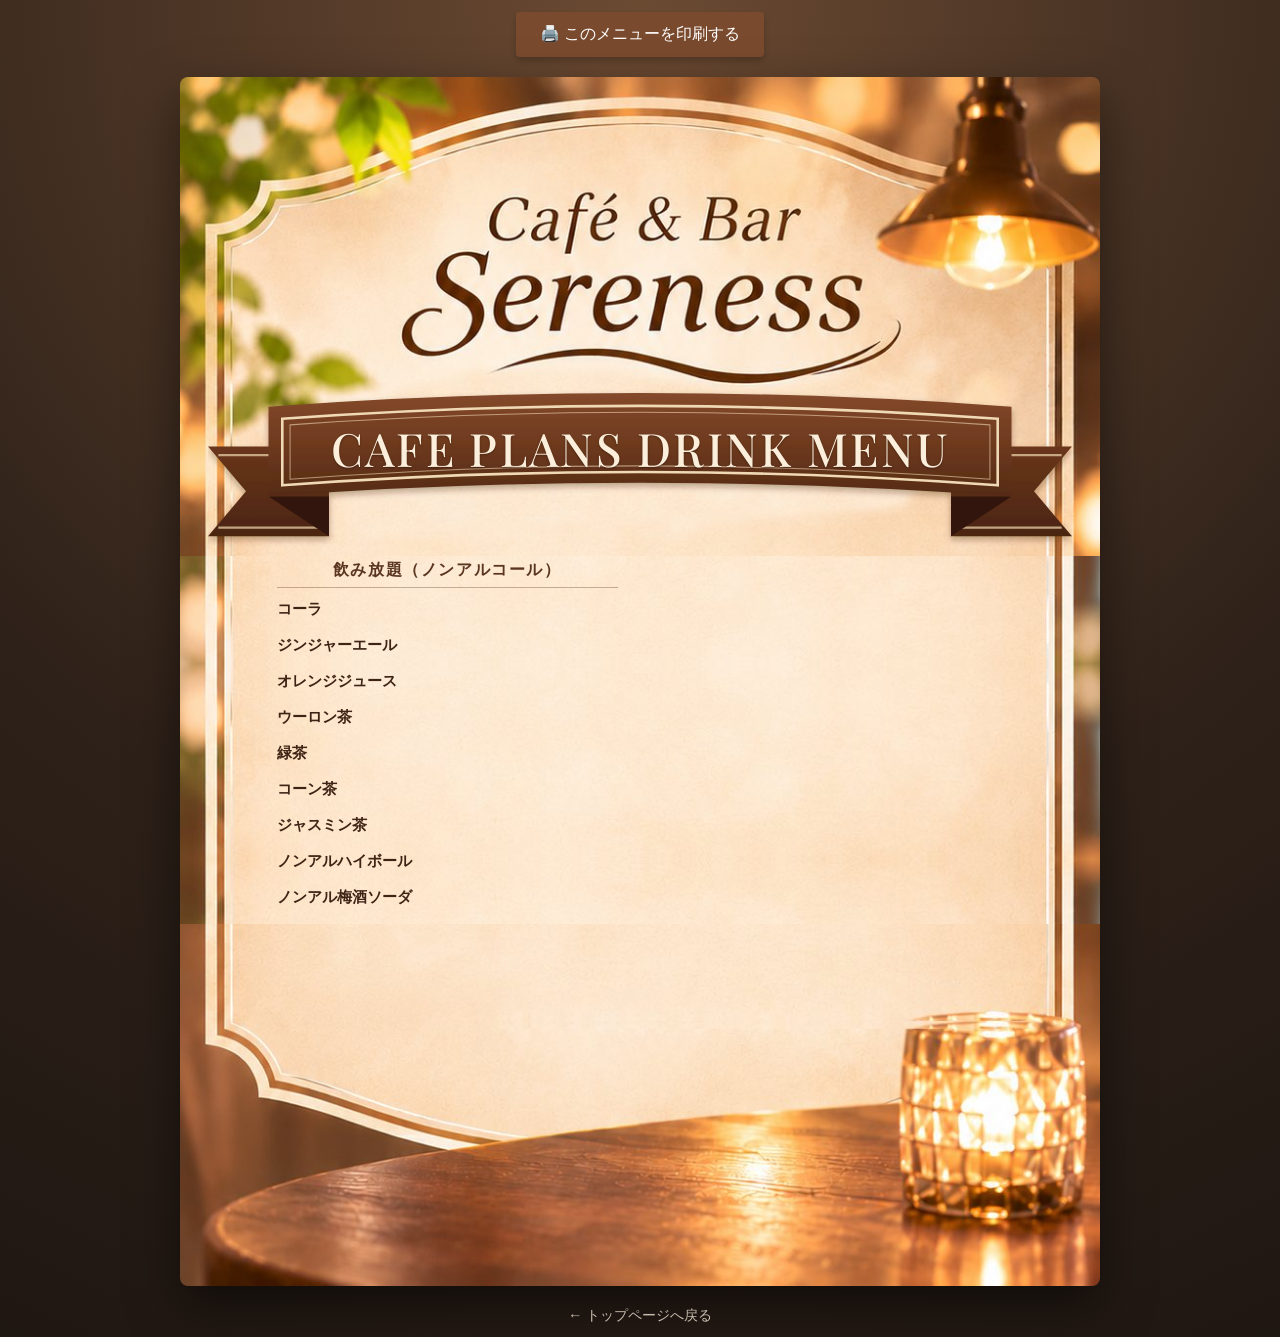
<file: menu_cafe.html>
<!DOCTYPE html>
<html lang="ja">
<head>
    <meta charset="UTF-8">
    <meta name="viewport" content="width=device-width, initial-scale=1.0">
    <title>CAFE PLANS MENU | Sereness</title>
    
    <link rel="preconnect" href="https://fonts.googleapis.com">
    <link rel="preconnect" href="https://fonts.gstatic.com" crossorigin>
    <link href="https://fonts.googleapis.com/css2?family=Playfair+Display:ital,wght@0,500;0,600;1,500&display=swap" rel="stylesheet">

    <style>
        :root { --accent-color: #8C7042; }
        body { font-family: "Noto Serif JP", "Hiragino Mincho ProN", serif; background-color: #e5e5e5; margin: 0; padding: 20px; color: #111; }
        .menu-paper { max-width: 800px; margin: 0 auto; background: #fff; padding: 40px 50px; border: 1px solid #ccc; box-shadow: 0 15px 40px rgba(0,0,0,0.1); position: relative; }
        .menu-inner-border { border: 3px double #333; padding: 30px; }
        .header { text-align: center; border-bottom: 1px solid #333; padding-bottom: 15px; margin-bottom: 30px; }
        .logo-text { font-size: 26px; letter-spacing: 0.15em; font-family: 'Playfair Display', serif; color: #111; }
        .normal-amp { font-family: "Noto Serif JP", serif; }
        .mode-title { font-size: 14px; color: #555; margin-top: 5px; letter-spacing: 0.2em; font-family: 'Playfair Display', serif; font-weight: bold; }
        
        .menu-columns { width: 100%; font-size: 0; text-align: left; }
        .menu-col { width: 48%; display: inline-block; vertical-align: top; font-size: 16px; }
        .menu-col:first-child { margin-right: 4%; }

        .genre-title { background: #333; color: #fff; text-align: center; padding: 8px; margin: 20px 0; font-family: 'Playfair Display', serif; letter-spacing: 0.2em; font-size: 1.2em; }
        .genre-title:first-child { margin-top: 0; }

        .menu-section h2 { font-size: 18px; border-bottom: 2px solid #333; padding-bottom: 5px; margin-bottom: 20px; font-family: "Noto Serif JP", "Hiragino Mincho ProN", serif; text-align: center; color: #111; letter-spacing: 0.1em; }
        .item { margin-bottom: 18px; }
        .item-row { display: flex; justify-content: space-between; align-items: baseline; font-weight: bold; position: relative; }
        .item-row::before { content: ""; position: absolute; left: 0; right: 0; bottom: 4px; border-bottom: 1px dotted #aaa; z-index: 1; }
        .name { background: #fff; padding-right: 8px; z-index: 2; font-size: 15px;}
        .price { color: var(--accent-color); background: #fff; padding-left: 8px; z-index: 2; font-size: 15px;}
        .desc { font-size: 11px; color: #555; margin-top: 3px; }

        .back-link { display: block; text-align: center; margin-top: 20px; color: #555; text-decoration: none; font-size: 0.9em; }
        .print-btn-container { text-align: center; margin-bottom: 20px; }
        .print-btn { background: #333; color: white; border: none; padding: 12px 24px; font-size: 16px; border-radius: 4px; cursor: pointer; font-family: inherit; box-shadow: 0 4px 6px rgba(0,0,0,0.2); }
        .print-btn:hover { background: #111; }

        @media print {
            @page { size: A4 portrait; margin: 10mm; }
            body { background-color: #fff; padding: 0; margin: 0; -webkit-print-color-adjust: exact; }
            .menu-paper { box-shadow: none; border: none; padding: 0; max-width: 100%; overflow: hidden; margin: 0;}
            .menu-inner-border { padding: 25px; }
            .no-print { display: none !important; }
            
            .header { margin-bottom: 20px; padding-bottom: 10px; }
            .logo-text { font-size: 24px; }
            
            .genre-title { margin: 15px 0; font-size: 1.1em; padding: 5px; }
            .menu-section { margin-top: 15px !important; margin-bottom: 15px; }
            .menu-section h2 { font-size: 16px; margin-bottom: 12px; padding-bottom: 3px; }
            .item { margin-bottom: 12px; }
            .name { font-size: 14px; }
            .price { font-size: 14px; }
            .desc { font-size: 10px; margin-top: 1px; }
        }
        /* メニュー画像 */
        .item.has-img { display: flex; align-items: center; gap: 10px; }
        .item-img { width: 56px; height: 56px; object-fit: cover; border-radius: 6px; flex: 0 0 56px; }
        .item-body { flex: 1; min-width: 0; }
        .item-body .price { white-space: nowrap; }
        @media print { .item-img { width: 44px; height: 44px; flex-basis: 44px; } }
    </style>
    <link rel="stylesheet" href="menu-board.css?v=20261127f">
</head>
<body>

    <div class="print-btn-container no-print">
        <button class="print-btn" onclick="autoScaleAndPrint()">🖨️ このメニューを印刷する</button>
    </div>

    <div class="menu-paper" id="paper-container">
        <div class="menu-inner-border" id="inner-border">
            <div class="header">
                <div class="logo-text">Café <span class="normal-amp">&</span> Bar Sereness</div>
                <div class="mode-title">CAFE PLANS DRINK MENU</div>
            </div>
            
            <div id="menu-content">
                <div style="text-align:center; width: 100%; color:#999; font-size:16px;">メニューを読み込み中...</div>
            </div>
        </div>
    </div>

    <a href="index.html" class="back-link no-print">← トップページへ戻る</a>

    <script src="site-data.js?v=20261127f"></script>
    <script>
　　// ▼ トップページからの遷移時に印刷ボタンを非表示にする ▼
    document.addEventListener("DOMContentLoaded", () => {
        const urlParams = new URLSearchParams(window.location.search);
        if (urlParams.get('hidePrint') === 'true') {
            const printBtn = document.querySelector('.print-btn-container');
            if (printBtn) {
                printBtn.style.display = 'none';
            }
        }
    });
        const GAS_URL = "https://script.google.com/macros/s/AKfycbzQRAhDa8-BhxaB6IqsQ-hTmkAYLlu_x-5VK44U20hibIarUrgLSGz7wmZDgPgFsQKD6g/exec";
        
        // 保存済みのデータ → サイトの data.json → Apps Script の最新、の順で表示（site-data.js）
        loadSiteData(GAS_URL, renderMenu, err => {
            document.getElementById('menu-content').innerHTML = "<p style='text-align:center; color:red; font-size:16px;'>読み込みに失敗しました。</p>";
        });

        function renderMenu(data) {
            // ▼ 管理画面で「ドリンク（Cafe PLANS）」に設定されたものを取得 ▼
            const drinks = data.menu.filter(i => i.timeMode === 'cafe');
            const container = document.getElementById('menu-content');
            
            const limited = drinks.filter(i => i.category === '期間限定');

            // ▼ Cafeプランなのでアルコール類を除外し、左右に振り分け ▼
            let col1Html = renderSection('コーヒー', drinks.filter(i => i.category === 'コーヒー')) +
                           renderSection('飲み放題（ノンアルコール）', drinks.filter(i => i.category === '飲み放題（ノンアルコール）' || i.category === '飲み放題（ソフトドリンク）' || i.category === '飲み放題'));
                           
            let col2Html = renderSection('ノンアルコール', drinks.filter(i => i.category === 'ノンアルコール' || i.category === 'ソフトドリンク')) + 
                           renderSection('スムージー', drinks.filter(i => i.category === 'スムージー')) + 
                           renderSection('スペシャルドリンク', drinks.filter(i => i.category === 'スペシャルドリンク'));

            if (limited.length > 0) {
                let marginStyle = col2Html !== "" ? 'margin-top: 45px;' : '';
                col2Html += `<div class="genre-title" style="${marginStyle}">LIMITED</div>` +
                            renderSection('期間限定', limited); 
            }

            if (col1Html === '' && col2Html === '') {
                container.innerHTML = "<div style='text-align:center; width: 100%; color:#999; font-size:16px; padding:40px;'>現在Cafe PLANSメニューは準備中です。<br>（管理画面のジャンルから「ドリンク（Cafe PLANS）」を選んで追加してください）</div>";
            } else {
                container.innerHTML = `
                    <div class="menu-columns">
                        <div class="menu-col">${col1Html}</div>
                        <div class="menu-col">${col2Html}</div>
                    </div>
                `;
            }
        }

        function renderSection(title, items) {
            if (items.length === 0) return '';
            return `<div class="menu-section" style="margin-top: 35px;"><h2>${title}</h2>${renderItems(items)}</div>`;
        }

        // 金額が空のとき（飲み放題など）は、点線も金額も出さない
        function priceLabel(i) { return i.price || ''; }
        // Googleドライブの画像は、表示に合った小さいサイズ（幅160px）で読み込む（もとは幅600px）
        function smallImg(u) { return String(u || '').replace(/([?&]sz=)w\d+/, '$1w160'); }
        function renderItems(items) {
            return items.map(i => {
                const body = `
                    <div class="item-row${priceLabel(i) ? '' : ' no-price'}"><span class="name">${window.menuBadgeHtml ? menuBadgeHtml(i) : ''}${i.name}</span><span class="price${i.price ? '' : ' price-note'}">${priceLabel(i)}</span></div>
                    <div class="desc">${i.description || ''}</div>`;
                if (!i.image) return `<div class="item">${body}</div>`;
                return `<div class="item has-img"><img class="item-img" src="${smallImg(i.image)}" alt="" width="56" height="56" loading="lazy" decoding="async" onerror="this.remove()"><div class="item-body">${body}</div></div>`;
            }).join('');
        }

        function autoScaleAndPrint() {
            const paper = document.getElementById('paper-container');
            const innerBorder = document.getElementById('inner-border');
            
            innerBorder.style.transform = 'none';
            innerBorder.style.width = '100%';
            innerBorder.style.boxSizing = 'border-box';
            innerBorder.style.margin = '0';
            paper.style.height = 'auto';
            
            const targetHeight = 980; 
            let currentHeight = innerBorder.offsetHeight;
            
            if (currentHeight > targetHeight) {
                let scaleRatio = targetHeight / currentHeight;
                if (scaleRatio < 0.45) scaleRatio = 0.45;
                
                innerBorder.style.width = `${100 / scaleRatio}%`;
                
                currentHeight = innerBorder.offsetHeight;
                scaleRatio = targetHeight / currentHeight;
                if (scaleRatio < 0.45) scaleRatio = 0.45;
                
                innerBorder.style.width = `${100 / scaleRatio}%`;
                innerBorder.style.transform = `scale(${scaleRatio})`;
                innerBorder.style.transformOrigin = 'top left';
                
                paper.style.height = `${targetHeight}px`;
                paper.style.overflow = 'hidden';
            }
            
            window.print();
            
            setTimeout(() => {
                innerBorder.style.transform = 'none';
                innerBorder.style.width = 'auto';
                innerBorder.style.margin = '0';
                innerBorder.style.boxSizing = '';
                paper.style.height = 'auto';
                paper.style.overflow = 'visible';
            }, 1000);
        }
    </script>
<script src="menu-print.js?v=20261127f"></script>
</body>
</html>
</file>
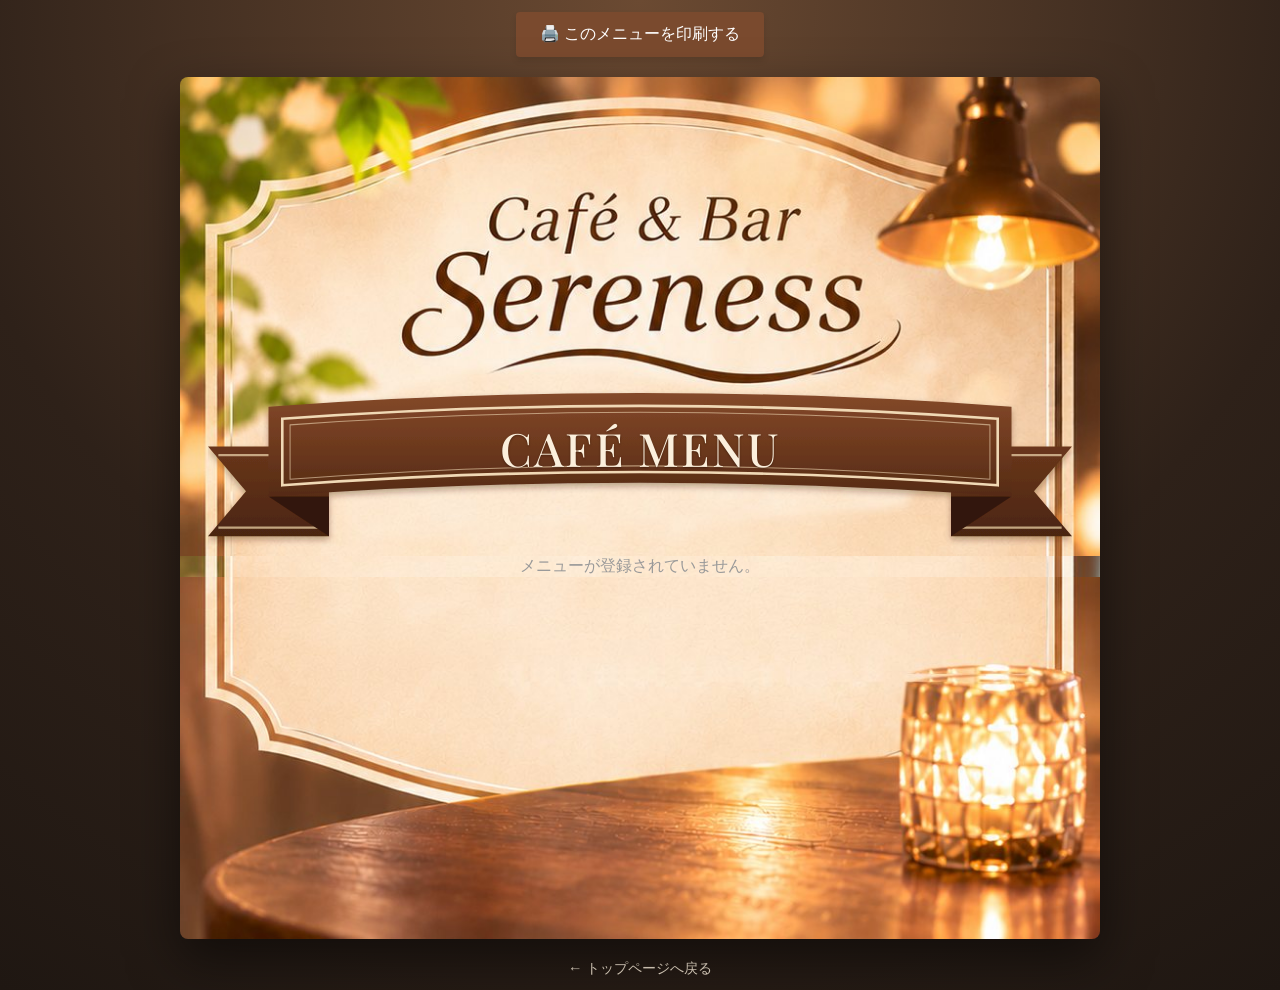
<file: menu_day.html>
<!DOCTYPE html>
<!DOCTYPE html>
<html lang="ja">
<head>
    <meta charset="UTF-8">
    <meta name="viewport" content="width=device-width, initial-scale=1.0">
    <title>CAFÉ MENU | Sereness</title>
    
    <link rel="preconnect" href="https://fonts.googleapis.com">
    <link rel="preconnect" href="https://fonts.gstatic.com" crossorigin>
    <link href="https://fonts.googleapis.com/css2?family=Playfair+Display:ital,wght@0,500;0,600;1,500&display=swap" rel="stylesheet">

    <style>
        :root { --accent-color: #A68B5B; }
        body { font-family: "Noto Serif JP", "Hiragino Mincho ProN", serif; background-color: #f4f4f4; margin: 0; padding: 20px; color: #333; }
        .menu-paper { max-width: 800px; margin: 0 auto; background: #fff; padding: 40px 50px; border: 1px solid #ddd; box-shadow: 0 10px 30px rgba(0,0,0,0.05); position: relative; }
        .menu-inner-border { border: 2px solid var(--accent-color); padding: 30px; }
        .header { text-align: center; border-bottom: 1px solid var(--accent-color); padding-bottom: 15px; margin-bottom: 30px; }
        .logo-text { font-size: 26px; letter-spacing: 0.15em; font-family: 'Playfair Display', serif; color: #333; }
        .normal-amp { font-family: "Noto Serif JP", serif; }
        .mode-title { font-size: 14px; color: #666; margin-top: 5px; letter-spacing: 0.2em; font-family: 'Playfair Display', serif; }
        
        .menu-grid { display: grid; grid-template-columns: 1fr; gap: 40px; }
        @media (min-width: 600px) { .menu-grid { grid-template-columns: 1fr 1fr; } }
        
        .menu-col .menu-section:first-child { margin-top: 0 !important; }
        
        .menu-section h2 { font-size: 18px; border-bottom: 2px solid var(--accent-color); padding-bottom: 5px; margin-bottom: 20px; font-family: "Noto Serif JP", "Hiragino Mincho ProN", serif; text-align: center; color: #333; letter-spacing: 0.1em; }
        .item { margin-bottom: 18px; }
        .item-row { display: flex; justify-content: space-between; align-items: baseline; font-weight: bold; position: relative; }
        .item-row::before { content: ""; position: absolute; left: 0; right: 0; bottom: 4px; border-bottom: 1px dotted #aaa; z-index: 1; }
        .name { background: #fff; padding-right: 8px; z-index: 2; font-size: 15px;}
        .price { color: var(--accent-color); background: #fff; padding-left: 8px; z-index: 2; font-size: 15px;}
        .desc { font-size: 11px; color: #777; margin-top: 3px; }

        .back-link { display: block; text-align: center; margin-top: 20px; color: #666; text-decoration: none; font-size: 0.9em; }
        .print-btn-container { text-align: center; margin-bottom: 20px; }
        .print-btn { background: var(--accent-color); color: white; border: none; padding: 12px 24px; font-size: 16px; border-radius: 4px; cursor: pointer; font-family: inherit; box-shadow: 0 4px 6px rgba(0,0,0,0.1); transition: 0.3s; }
        .print-btn:hover { opacity: 0.8; }

        @media print {
            @page { size: A4 portrait; margin: 10mm; }
            body { background-color: #fff; padding: 0; margin: 0; -webkit-print-color-adjust: exact; }
            .menu-paper { box-shadow: none; border: none; padding: 0; max-width: 100%; overflow: hidden; margin: 0;}
            .menu-inner-border { padding: 25px; }
            .no-print { display: none !important; }
            
            .header { margin-bottom: 20px; padding-bottom: 10px; }
            .logo-text { font-size: 24px; }
            
            .menu-grid { grid-template-columns: 1fr 1fr; gap: 30px; }
            .menu-section { margin-top: 15px !important; }
            .menu-section h2 { font-size: 16px; margin-bottom: 12px; padding-bottom: 3px; }
            .item { margin-bottom: 12px; }
            .name { font-size: 14px; }
            .price { font-size: 14px; }
            .desc { font-size: 10px; margin-top: 1px; }
        }
        /* メニュー画像 */
        .item.has-img { display: flex; align-items: center; gap: 10px; }
        .item-img { width: 56px; height: 56px; object-fit: cover; border-radius: 6px; flex: 0 0 56px; }
        .item-body { flex: 1; min-width: 0; }
        .item-body .price { white-space: nowrap; }
        @media print { .item-img { width: 44px; height: 44px; flex-basis: 44px; } }
    </style>
    <link rel="stylesheet" href="menu-board.css?v=20261127f">
</head>
<body>

    <div class="print-btn-container no-print">
        <button class="print-btn" onclick="autoScaleAndPrint()">🖨️ このメニューを印刷する</button>
    </div>

    <div class="menu-paper" id="paper-container">
        <div class="menu-inner-border" id="inner-border">
            <div class="header">
                <div class="logo-text">Café <span class="normal-amp">&</span> Bar Sereness</div>
                <div class="mode-title">CAFÉ MENU</div>
            </div>
            
            <div class="menu-grid" id="menu-content">
                <div style="text-align:center; grid-column: 1 / -1; color:#999;">メニューを読み込み中...</div>
            </div>
        </div>
    </div>

    <a href="index.html" class="back-link no-print">← トップページへ戻る</a>

    <script src="site-data.js?v=20261127f"></script>
    <script>
        const GAS_URL = "https://script.google.com/macros/s/AKfycbzQRAhDa8-BhxaB6IqsQ-hTmkAYLlu_x-5VK44U20hibIarUrgLSGz7wmZDgPgFsQKD6g/exec";
        
        // 保存済みのデータ → サイトの data.json → Apps Script の最新、の順で表示（site-data.js）
        loadSiteData(GAS_URL, renderMenu, err => {
            document.getElementById('menu-content').innerHTML = "<p style='text-align:center; color:red;'>読み込みに失敗しました。</p>";
        });

        function renderMenu(data) {
            const myMenu = data.menu.filter(i => i.timeMode === 'day');
            const container = document.getElementById('menu-content');
            
            const nomihodai = myMenu.filter(i => i.category === '飲み放題');
            const coffee = myMenu.filter(i => i.category === 'コーヒー');
            const ice = myMenu.filter(i => i.category === 'アイス');
            const dessert = myMenu.filter(i => i.category === 'デザート');
            const alcohol = myMenu.filter(i => i.category === 'アルコール');
            const softdrink = myMenu.filter(i => i.category === 'ソフトドリンク');
            const smoothie = myMenu.filter(i => i.category === 'スムージー');
            const special = myMenu.filter(i => i.category === 'スペシャルドリンク');
            const food = myMenu.filter(i => i.category === 'フード');
            const can = myMenu.filter(i => i.category === '缶'); 
            const otsumami = myMenu.filter(i => i.category === 'おつまみ'); 

            let col1Html = renderSection('飲み放題', nomihodai) + 
                           renderSection('アルコール', alcohol) +
                           renderSection('コーヒー', coffee) +
                           renderSection('アイス', ice) +       
                           renderSection('デザート', dessert);  
                           
            let col2Html = renderSection('ソフトドリンク', softdrink) + 
                           renderSection('スムージー', smoothie) + 
                           renderSection('スペシャルドリンク', special) + 
                           renderSection('フード', food) + 
                           renderSection('缶', can) + 
                           renderSection('おつまみ', otsumami);

            if (col1Html === '' && col2Html === '') {
                container.innerHTML = "<div style='text-align:center; grid-column: 1 / -1; color:#999;'>メニューが登録されていません。</div>";
            } else {
                container.innerHTML = `
                    <div class="menu-col">${col1Html}</div>
                    <div class="menu-col">${col2Html}</div>
                `;
            }
        }

        function renderSection(title, items) {
            if (items.length === 0) return '';
            return `<div class="menu-section" style="margin-top: 35px;"><h2>${title}</h2>${renderItems(items)}</div>`;
        }

        // 金額が空のとき（飲み放題など）は、点線も金額も出さない
        function priceLabel(i) { return i.price || ''; }
        // Googleドライブの画像は、表示に合った小さいサイズ（幅160px）で読み込む（もとは幅600px）
        function smallImg(u) { return String(u || '').replace(/([?&]sz=)w\d+/, '$1w160'); }
        function renderItems(items) {
            return items.map(i => {
                const body = `
                    <div class="item-row${priceLabel(i) ? '' : ' no-price'}"><span class="name">${window.menuBadgeHtml ? menuBadgeHtml(i) : ''}${i.name}</span><span class="price${i.price ? '' : ' price-note'}">${priceLabel(i)}</span></div>
                    <div class="desc">${i.description || ''}</div>`;
                if (!i.image) return `<div class="item">${body}</div>`;
                return `<div class="item has-img"><img class="item-img" src="${smallImg(i.image)}" alt="" width="56" height="56" loading="lazy" decoding="async" onerror="this.remove()"><div class="item-body">${body}</div></div>`;
            }).join('');
        }

        // ▼ 修正：左右の枠が切れないように完璧に計算するオートスケール ▼
        function autoScaleAndPrint() {
            const paper = document.getElementById('paper-container');
            const innerBorder = document.getElementById('inner-border');
            
            // 状態を一度リセット
            innerBorder.style.transform = 'none';
            innerBorder.style.width = '100%';
            innerBorder.style.boxSizing = 'border-box';
            paper.style.height = 'auto';
            
            const targetHeight = 980; // A4縦の描画領域の目安
            let currentHeight = innerBorder.offsetHeight;
            
            if (currentHeight > 0) {
                let scaleRatio = targetHeight / currentHeight;
                
                if (scaleRatio > 1.0) {
                    // 【拡大時】左右がはみ出さないよう、ベースの横幅を縮めてから拡大する
                    if (scaleRatio > 1.3) scaleRatio = 1.3; // 拡大上限
                    
                    innerBorder.style.width = `${100 / scaleRatio}%`;
                    innerBorder.style.margin = '0 auto';
                    
                    // 横幅を縮めたことで改行が増え、高さが変わる可能性があるため再計算
                    currentHeight = innerBorder.offsetHeight;
                    scaleRatio = targetHeight / currentHeight;
                    
                    // 再計算後も上限下限を適用
                    if (scaleRatio > 1.3) scaleRatio = 1.3;
                    if (scaleRatio < 1.0) scaleRatio = 1.0;
                } else {
                    // 【縮小時】下限設定のみ
                    if (scaleRatio < 0.6) scaleRatio = 0.6;
                }
                
                innerBorder.style.transform = `scale(${scaleRatio})`;
                innerBorder.style.transformOrigin = 'top center';
                
                // 印刷時に白紙の2枚目が出ないように高さをピタッとA4サイズに固定
                paper.style.height = `${targetHeight}px`;
                paper.style.overflow = 'hidden';
            }
            
            window.print();
            
            // 印刷が終わったら元に戻す
            setTimeout(() => {
                innerBorder.style.transform = 'none';
                innerBorder.style.width = 'auto';
                innerBorder.style.margin = '0';
                innerBorder.style.boxSizing = '';
                paper.style.height = 'auto';
                paper.style.overflow = 'visible';
            }, 1000);
        }
    </script>
<script src="menu-print.js?v=20261127f"></script>
</body>
</html>
</file>
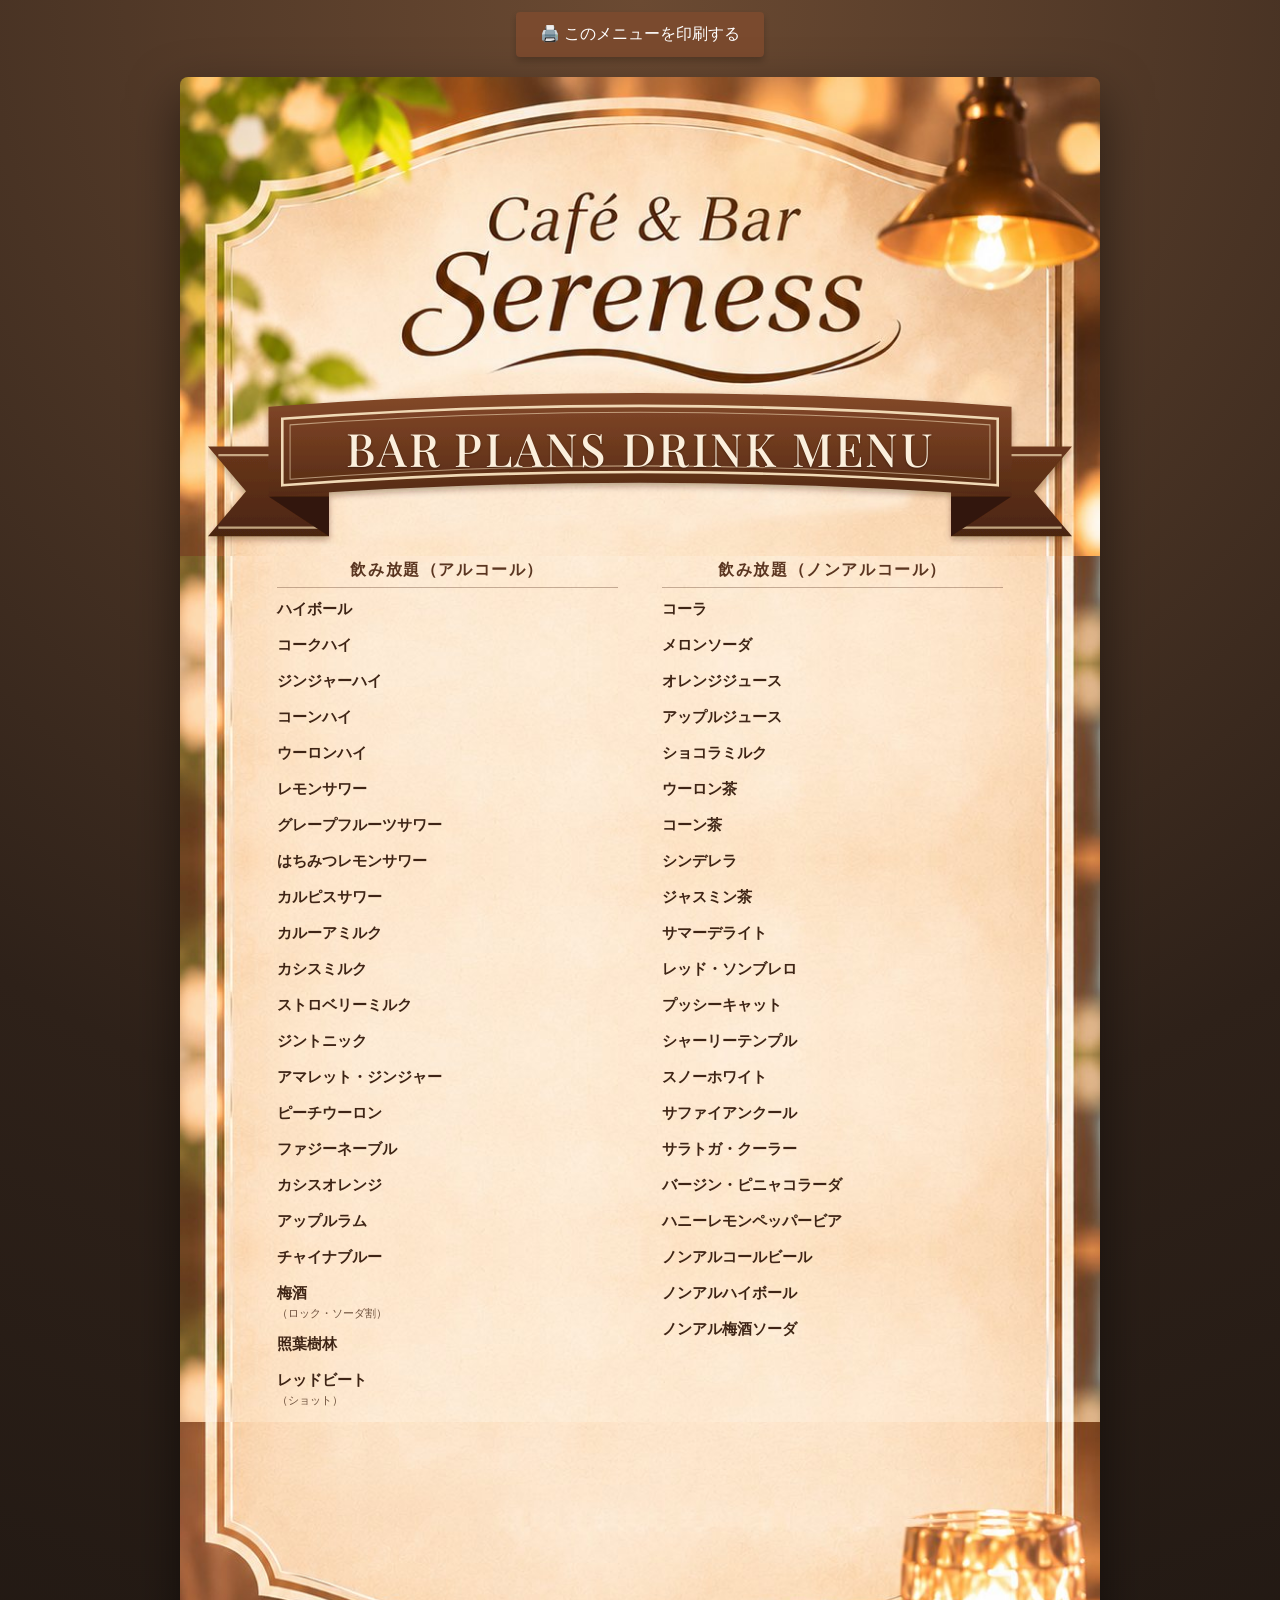
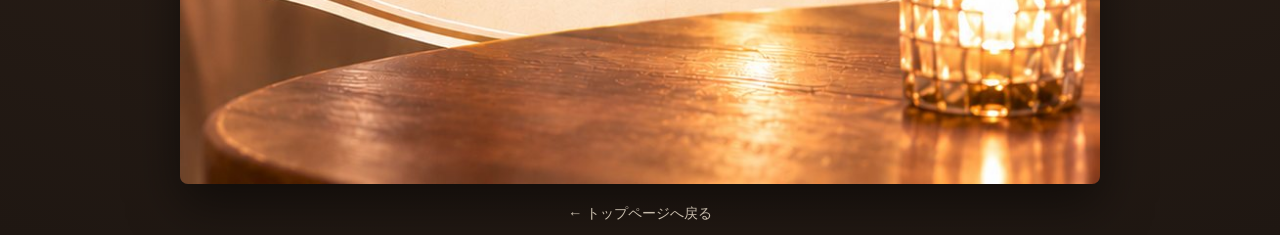
<file: menu_drink.html>
<!DOCTYPE html>
<html lang="ja">
<head>
    <meta charset="UTF-8">
    <meta name="viewport" content="width=device-width, initial-scale=1.0">
    <title>飲み放題メニュー | Sereness</title>
    
    <link rel="preconnect" href="https://fonts.googleapis.com">
    <link rel="preconnect" href="https://fonts.gstatic.com" crossorigin>
    <link href="https://fonts.googleapis.com/css2?family=Playfair+Display:ital,wght@0,500;0,600;1,500&display=swap" rel="stylesheet">

    <style>
        :root { --accent-color: #8C7042; }
        body { font-family: "Noto Serif JP", "Hiragino Mincho ProN", serif; background-color: #e5e5e5; margin: 0; padding: 20px; color: #111; }
        .menu-paper { max-width: 800px; margin: 0 auto; background: #fff; padding: 40px 50px; border: 1px solid #ccc; box-shadow: 0 15px 40px rgba(0,0,0,0.1); position: relative; }
        .menu-inner-border { border: 3px double #333; padding: 30px; }
        .header { text-align: center; border-bottom: 1px solid #333; padding-bottom: 15px; margin-bottom: 30px; }
        .logo-text { font-size: 26px; letter-spacing: 0.15em; font-family: 'Playfair Display', serif; color: #111; }
        .normal-amp { font-family: "Noto Serif JP", serif; }
        .mode-title { font-size: 16px; color: #555; margin-top: 5px; letter-spacing: 0.15em; font-family: "Noto Serif JP", serif; font-weight: bold; }
        
        /* ▼ フリーズしない、スマホ1列・PC＆印刷2列の仕組み（inline-block方式） ▼ */
        .menu-columns { width: 100%; font-size: 0; text-align: left; }
        .menu-col { width: 100%; display: inline-block; vertical-align: top; font-size: 16px; box-sizing: border-box;}
        @media (min-width: 600px) {
            .menu-col { width: 48%; }
            .menu-col:first-child { margin-right: 4%; }
        }

        .genre-title { background: #333; color: #fff; text-align: center; padding: 8px; margin: 20px 0; font-family: 'Playfair Display', serif; letter-spacing: 0.2em; font-size: 1.2em; }
        .genre-title:first-child { margin-top: 0; }

        .menu-section h2 { font-size: 18px; border-bottom: 2px solid #333; padding-bottom: 5px; margin-bottom: 20px; font-family: "Noto Serif JP", "Hiragino Mincho ProN", serif; text-align: center; color: #111; letter-spacing: 0.1em; }
        .item { margin-bottom: 18px; }
        .item-row { display: flex; justify-content: space-between; align-items: baseline; font-weight: bold; position: relative; }
        .item-row::before { content: ""; position: absolute; left: 0; right: 0; bottom: 4px; border-bottom: 1px dotted #aaa; z-index: 1; }
        .name { background: #fff; padding-right: 8px; z-index: 2; font-size: 15px;}
        .price { color: var(--accent-color); background: #fff; padding-left: 8px; z-index: 2; font-size: 15px;}
        .desc { font-size: 11px; color: #555; margin-top: 3px; }

        .back-link { display: block; text-align: center; margin-top: 20px; color: #555; text-decoration: none; font-size: 0.9em; }
        .print-btn-container { text-align: center; margin-bottom: 20px; }
        .print-btn { background: #333; color: white; border: none; padding: 12px 24px; font-size: 16px; border-radius: 4px; cursor: pointer; font-family: inherit; box-shadow: 0 4px 6px rgba(0,0,0,0.2); }
        .print-btn:hover { background: #111; }

        /* ▼ 印刷時の設定（絶対に2列に分ける） ▼ */
        @media print {
            @page { size: A4 portrait; margin: 10mm; }
            body { background-color: #fff; padding: 0; margin: 0; -webkit-print-color-adjust: exact; }
            .menu-paper { box-shadow: none; border: none; padding: 0; max-width: 100%; overflow: hidden; margin: 0;}
            .menu-inner-border { padding: 25px; }
            .no-print { display: none !important; }
            
            .header { margin-bottom: 20px; padding-bottom: 10px; }
            .logo-text { font-size: 24px; }
            
            .menu-col { width: 48% !important; }
            .menu-col:first-child { margin-right: 4% !important; }

            .genre-title { margin: 15px 0; font-size: 1.1em; padding: 5px; }
            .menu-section { margin-top: 15px !important; margin-bottom: 15px; }
            .menu-section h2 { font-size: 16px; margin-bottom: 12px; padding-bottom: 3px; }
            .item { margin-bottom: 12px; }
            .name { font-size: 14px; }
            .price { font-size: 14px; }
            .desc { font-size: 10px; margin-top: 1px; }
        }
        /* メニュー画像 */
        .item.has-img { display: flex; align-items: center; gap: 10px; }
        .item-img { width: 56px; height: 56px; object-fit: cover; border-radius: 6px; flex: 0 0 56px; }
        .item-body { flex: 1; min-width: 0; }
        .item-body .price { white-space: nowrap; }
        @media print { .item-img { width: 44px; height: 44px; flex-basis: 44px; } }
    </style>
    <link rel="stylesheet" href="menu-board.css?v=20261127f">
</head>
<body>

    <div class="print-btn-container no-print">
        <button class="print-btn" onclick="autoScaleAndPrint()">🖨️ このメニューを印刷する</button>
    </div>

    <div class="menu-paper" id="paper-container">
        <div class="menu-inner-border" id="inner-border">
            <div class="header">
                <div class="logo-text">Café <span class="normal-amp">&</span> Bar Sereness</div>
                <div class="mode-title">BAR PLANS DRINK MENU</div>
            </div>
            
            <div id="menu-content">
                <div style="text-align:center; width: 100%; color:#999; font-size:16px;">メニューを読み込み中...</div>
            </div>
        </div>
    </div>

    <a href="index.html" class="back-link no-print">← トップページへ戻る</a>

    <script src="site-data.js?v=20261127f"></script>
    <script>
        // ▼ トップページからの遷移時に印刷ボタンを非表示にする ▼
        document.addEventListener("DOMContentLoaded", () => {
            const urlParams = new URLSearchParams(window.location.search);
            if (urlParams.get('hidePrint') === 'true') {
                const printBtn = document.querySelector('.print-btn-container');
                if (printBtn) {
                    printBtn.style.display = 'none';
                }
            }
        });

        const GAS_URL = "https://script.google.com/macros/s/AKfycbzQRAhDa8-BhxaB6IqsQ-hTmkAYLlu_x-5VK44U20hibIarUrgLSGz7wmZDgPgFsQKD6g/exec";
        
        // 保存済みのデータ → サイトの data.json → Apps Script の最新、の順で表示（site-data.js）
        loadSiteData(GAS_URL, renderMenu, err => {
            document.getElementById('menu-content').innerHTML = "<p style='text-align:center; color:red; font-size:16px;'>読み込みに失敗しました。</p>";
        });

        function renderMenu(data) {
            const drinks = data.menu.filter(i => i.timeMode === 'drink' || i.timeMode === 'day');
            const container = document.getElementById('menu-content');
            
            const limited = drinks.filter(i => i.category === '期間限定');

            // ▼ 指定通り、左と右にガッチリ固定 ▼
            let col1Html = renderSection('飲み放題', drinks.filter(i => i.category === '飲み放題')) + 
                           renderSection('飲み放題（アルコール）', drinks.filter(i => i.category === '飲み放題（アルコール）')) +
                           renderSection('アルコール', drinks.filter(i => i.category === 'アルコール')) +
                           renderSection('コーヒー', drinks.filter(i => i.category === 'コーヒー'));
                           
            let col2Html = renderSection('飲み放題（ノンアルコール）', drinks.filter(i => i.category === '飲み放題（ノンアルコール）' || i.category === '飲み放題（ソフトドリンク）')) +
                           renderSection('ノンアルコール', drinks.filter(i => i.category === 'ノンアルコール' || i.category === 'ソフトドリンク')) + 
                           renderSection('スムージー', drinks.filter(i => i.category === 'スムージー')) + 
                           renderSection('スペシャルドリンク', drinks.filter(i => i.category === 'スペシャルドリンク'));

            if (limited.length > 0) {
                let marginStyle = col2Html !== "" ? 'margin-top: 45px;' : '';
                col2Html += `<div class="genre-title" style="${marginStyle}">LIMITED</div>` +
                            renderSection('期間限定', limited); 
            }

            if (col1Html === '' && col2Html === '') {
                container.innerHTML = "<div style='text-align:center; width: 100%; color:#999; font-size:16px;'>メニューが登録されていません。</div>";
            } else {
                container.innerHTML = `
                    <div class="menu-columns">
                        <div class="menu-col">${col1Html}</div>
                        <div class="menu-col">${col2Html}</div>
                    </div>
                `;
            }
        }

        function renderSection(title, items) {
            if (items.length === 0) return '';
            return `<div class="menu-section" style="margin-top: 35px;"><h2>${title}</h2>${renderItems(items)}</div>`;
        }

        // 金額が空のとき（飲み放題など）は、点線も金額も出さない
        function priceLabel(i) { return i.price || ''; }
        // Googleドライブの画像は、表示に合った小さいサイズ（幅160px）で読み込む（もとは幅600px）
        function smallImg(u) { return String(u || '').replace(/([?&]sz=)w\d+/, '$1w160'); }
        function renderItems(items) {
            return items.map(i => {
                const body = `
                    <div class="item-row${priceLabel(i) ? '' : ' no-price'}"><span class="name">${window.menuBadgeHtml ? menuBadgeHtml(i) : ''}${i.name}</span><span class="price${i.price ? '' : ' price-note'}">${priceLabel(i)}</span></div>
                    <div class="desc">${i.description || ''}</div>`;
                if (!i.image) return `<div class="item">${body}</div>`;
                return `<div class="item has-img"><img class="item-img" src="${smallImg(i.image)}" alt="" width="56" height="56" loading="lazy" decoding="async" onerror="this.remove()"><div class="item-body">${body}</div></div>`;
            }).join('');
        }

        // ▼ 横幅ぴったり・A4ぴったり・フリーズしない完璧なプログラム ▼
        function autoScaleAndPrint() {
            const paper = document.getElementById('paper-container');
            const innerBorder = document.getElementById('inner-border');
            
            innerBorder.style.transform = 'none';
            innerBorder.style.width = '100%';
            innerBorder.style.boxSizing = 'border-box';
            innerBorder.style.margin = '0';
            paper.style.height = 'auto';
            
            const targetHeight = 980; 
            let currentHeight = innerBorder.offsetHeight;
            
            if (currentHeight > targetHeight) {
                let scaleRatio = targetHeight / currentHeight;
                if (scaleRatio < 0.45) scaleRatio = 0.45;
                
                innerBorder.style.width = `${100 / scaleRatio}%`;
                
                currentHeight = innerBorder.offsetHeight;
                scaleRatio = targetHeight / currentHeight;
                if (scaleRatio < 0.45) scaleRatio = 0.45;
                
                innerBorder.style.width = `${100 / scaleRatio}%`;
                innerBorder.style.transform = `scale(${scaleRatio})`;
                innerBorder.style.transformOrigin = 'top left';
                
                paper.style.height = `${targetHeight}px`;
                paper.style.overflow = 'hidden';
            }
            
            window.print();
            
            setTimeout(() => {
                innerBorder.style.transform = 'none';
                innerBorder.style.width = 'auto';
                innerBorder.style.margin = '0';
                innerBorder.style.boxSizing = '';
                paper.style.height = 'auto';
                paper.style.overflow = 'visible';
            }, 1000);
        }
    </script>
<script src="menu-print.js?v=20261127f"></script>
</body>
</html>
</file>
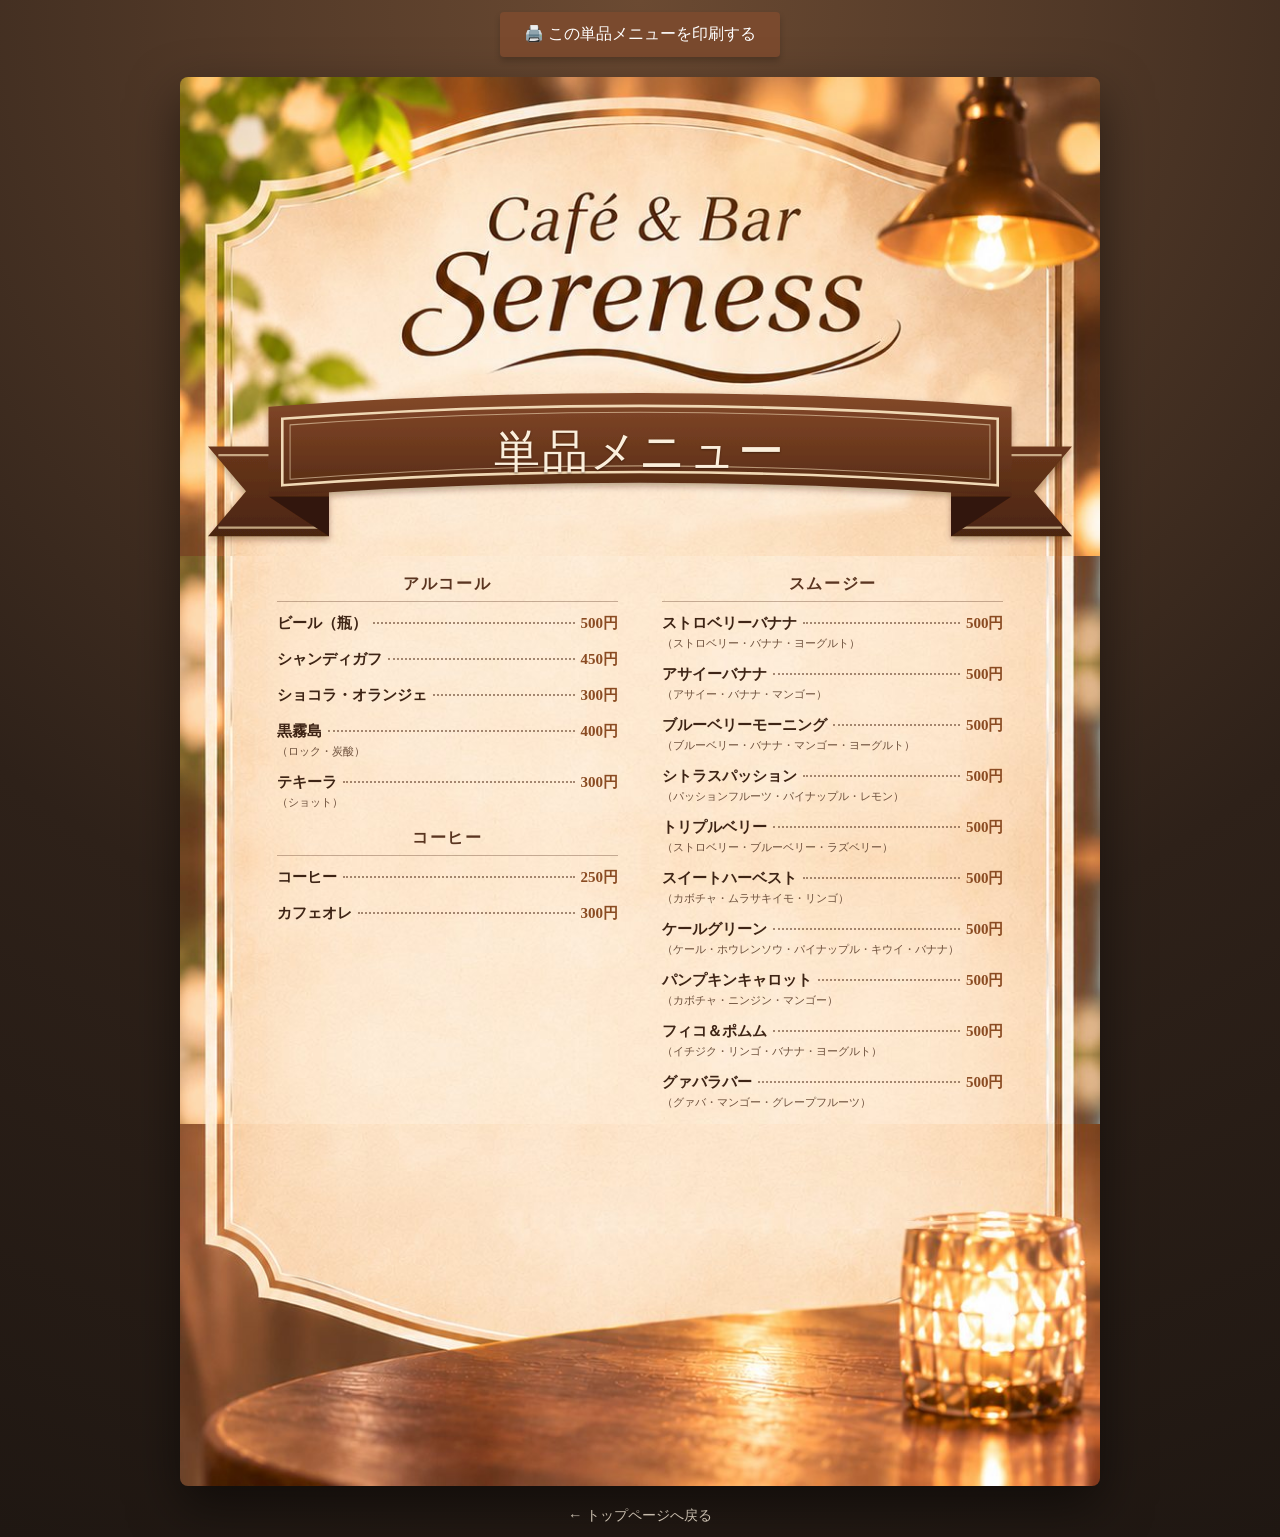
<file: menu_drink_premium.html>
<!DOCTYPE html>
<html lang="ja">
<head>
    <meta charset="UTF-8">
    <meta name="viewport" content="width=device-width, initial-scale=1.0">
    <title>単品メニュー | Sereness</title>
    
    <link rel="preconnect" href="https://fonts.googleapis.com">
    <link rel="preconnect" href="https://fonts.gstatic.com" crossorigin>
    <link href="https://fonts.googleapis.com/css2?family=Playfair+Display:ital,wght@0,500;0,600;1,500&display=swap" rel="stylesheet">

    <style>
        :root { --accent-color: #8C7042; }
        body { font-family: "Noto Serif JP", "Hiragino Mincho ProN", serif; background-color: #fdfaf5; margin: 0; padding: 20px; color: #111; }
        .menu-paper { max-width: 800px; margin: 0 auto; background: #fff; padding: 40px 50px; border: 1px solid #ddd; box-shadow: 0 15px 40px rgba(0,0,0,0.08); position: relative; }
        .menu-inner-border { border: 3px double var(--accent-color); padding: 30px; }
        .header { text-align: center; border-bottom: 1px solid var(--accent-color); padding-bottom: 15px; margin-bottom: 25px; }
        .logo-text { font-size: 26px; letter-spacing: 0.15em; font-family: 'Playfair Display', serif; color: #111; }
        .normal-amp { font-family: "Noto Serif JP", serif; }
        
        .mode-title { font-size: 16px; color: var(--accent-color); margin-top: 5px; letter-spacing: 0.15em; font-family: "Noto Serif JP", serif; font-weight: bold;}
        
        .menu-grid { display: grid; grid-template-columns: 1fr; gap: 40px; }
        @media (min-width: 600px) { .menu-grid { grid-template-columns: 1fr 1fr; } }

        .genre-title { background: var(--accent-color); color: #fff; text-align: center; padding: 8px; margin: 20px 0; font-family: 'Playfair Display', serif; letter-spacing: 0.2em; font-size: 1.2em; }
        .genre-title:first-child { margin-top: 0; }

        .menu-section h2 { font-size: 18px; border-bottom: 2px solid var(--accent-color); padding-bottom: 5px; margin-bottom: 20px; font-family: "Noto Serif JP", "Hiragino Mincho ProN", serif; text-align: center; color: #111; letter-spacing: 0.1em; }
        .item { margin-bottom: 18px; }
        .item-row { display: flex; justify-content: space-between; align-items: baseline; font-weight: bold; position: relative; }
        .item-row::before { content: ""; position: absolute; left: 0; right: 0; bottom: 4px; border-bottom: 1px dotted #ccc; z-index: 1; }
        .name { background: #fff; padding-right: 8px; z-index: 2; font-size: 15px; color: #333;}
        .price { color: var(--accent-color); background: #fff; padding-left: 8px; z-index: 2; font-size: 15px;}
        .desc { font-size: 11px; color: #666; margin-top: 3px; }

        .back-link { display: block; text-align: center; margin-top: 20px; color: #555; text-decoration: none; font-size: 0.9em; }
        .print-btn-container { text-align: center; margin-bottom: 20px; }
        .print-btn { background: var(--accent-color); color: white; border: none; padding: 12px 24px; font-size: 16px; border-radius: 4px; cursor: pointer; font-family: inherit; box-shadow: 0 4px 6px rgba(0,0,0,0.2); transition: 0.3s;}
        .print-btn:hover { opacity: 0.8; }

        @media print {
            @page { size: A4 portrait; margin: 10mm; }
            body { background-color: #fff; padding: 0; margin: 0; -webkit-print-color-adjust: exact; }
            .menu-paper { box-shadow: none; border: none; padding: 0; max-width: 100%; overflow: hidden; margin: 0;}
            .menu-inner-border { padding: 25px; }
            .no-print { display: none !important; }
            
            .header { margin-bottom: 20px; padding-bottom: 10px; }
            .logo-text { font-size: 24px; }
            
            .menu-grid { grid-template-columns: 1fr 1fr; gap: 30px; }
            .genre-title { margin: 15px 0; font-size: 1.1em; padding: 5px; }
            .menu-section { margin-top: 15px !important; }
            .menu-section h2 { font-size: 16px; margin-bottom: 12px; padding-bottom: 3px; }
            .item { margin-bottom: 12px; }
            .name { font-size: 14px; }
            .price { font-size: 14px; }
            .desc { font-size: 10px; margin-top: 1px; }
        }
        /* メニュー画像 */
        .item.has-img { display: flex; align-items: center; gap: 10px; }
        .item-img { width: 56px; height: 56px; object-fit: cover; border-radius: 6px; flex: 0 0 56px; }
        .item-body { flex: 1; min-width: 0; }
        .item-body .price { white-space: nowrap; }
        @media print { .item-img { width: 44px; height: 44px; flex-basis: 44px; } }
    </style>
    <link rel="stylesheet" href="menu-board.css?v=20261127f">
</head>
<body>

    <div class="print-btn-container no-print">
        <button class="print-btn" onclick="autoScaleAndPrint()">🖨️ この単品メニューを印刷する</button>
    </div>

    <div class="menu-paper" id="paper-container">
        <div class="menu-inner-border" id="inner-border">
            <div class="header">
                <div class="logo-text">Café <span class="normal-amp">&</span> Bar Sereness</div>
                <div class="mode-title">単品メニュー</div>
            </div>
            
            <div class="menu-grid" id="menu-content">
                <div style="text-align:center; grid-column: 1 / -1; color:#999;">メニューを読み込み中...</div>
            </div>
        </div>
    </div>

    <a href="index.html" class="back-link no-print">← トップページへ戻る</a>

    <script src="site-data.js?v=20261127f"></script>
    <script>
    // ▼ トップページからの遷移時に印刷ボタンを非表示にする ▼
    document.addEventListener("DOMContentLoaded", () => {
        const urlParams = new URLSearchParams(window.location.search);
        if (urlParams.get('hidePrint') === 'true') {
            const printBtn = document.querySelector('.print-btn-container');
            if (printBtn) {
                printBtn.style.display = 'none';
            }
        }
    });
        const GAS_URL = "https://script.google.com/macros/s/AKfycbzQRAhDa8-BhxaB6IqsQ-hTmkAYLlu_x-5VK44U20hibIarUrgLSGz7wmZDgPgFsQKD6g/exec";
        
        // 保存済みのデータ → サイトの data.json → Apps Script の最新、の順で表示（site-data.js）
        loadSiteData(GAS_URL, renderMenu, err => {
            document.getElementById('menu-content').innerHTML = "<p style='text-align:center; color:red; grid-column: 1 / -1;'>読み込みに失敗しました。</p>";
        });

        function renderMenu(data) {
            const drinks = data.menu.filter(i => i.timeMode === 'premium');
            const container = document.getElementById('menu-content');
            
            const limited = drinks.filter(i => i.category === '期間限定');

            let col1Html = renderSection('飲み放題', drinks.filter(i => i.category === '飲み放題')) + 
                           renderSection('飲み放題（アルコール）', drinks.filter(i => i.category === '飲み放題（アルコール）')) +
                           renderSection('アルコール', drinks.filter(i => i.category === 'アルコール')) +
                           renderSection('コーヒー', drinks.filter(i => i.category === 'コーヒー'));
                           
            let col2Html = renderSection('飲み放題（ノンアルコール）', drinks.filter(i => i.category === '飲み放題（ノンアルコール）' || i.category === '飲み放題（ソフトドリンク）')) +
                           renderSection('ノンアルコール', drinks.filter(i => i.category === 'ノンアルコール' || i.category === 'ソフトドリンク')) + 
                           renderSection('スムージー', drinks.filter(i => i.category === 'スムージー')) + 
                           renderSection('スペシャルドリンク', drinks.filter(i => i.category === 'スペシャルドリンク'));

            if (limited.length > 0) {
                let marginStyle = col2Html !== "" ? 'margin-top: 45px;' : '';
                col2Html += `<div class="genre-title" style="${marginStyle}">LIMITED</div>` +
                            renderSection('期間限定', limited); 
            }

            if (col1Html === '' && col2Html === '') {
                container.innerHTML = "<div style='text-align:center; grid-column: 1 / -1; color:#999; font-size:14px; padding:40px;'>現在単品メニューは準備中です。</div>";
            } else {
                container.innerHTML = `
                    <div>${col1Html}</div>
                    <div>${col2Html}</div>
                `;
            }
        }

        function renderSection(title, items) {
            if (items.length === 0) return '';
            return `<div class="menu-section" style="margin-top: 35px;"><h2>${title}</h2>${renderItems(items)}</div>`;
        }

        // 金額が空のとき（飲み放題など）は、点線も金額も出さない
        function priceLabel(i) { return i.price || ''; }
        // Googleドライブの画像は、表示に合った小さいサイズ（幅160px）で読み込む（もとは幅600px）
        function smallImg(u) { return String(u || '').replace(/([?&]sz=)w\d+/, '$1w160'); }
        function renderItems(items) {
            return items.map(i => {
                const body = `
                    <div class="item-row${priceLabel(i) ? '' : ' no-price'}"><span class="name">${window.menuBadgeHtml ? menuBadgeHtml(i) : ''}${i.name}</span><span class="price${i.price ? '' : ' price-note'}">${priceLabel(i)}</span></div>
                    <div class="desc">${i.description || ''}</div>`;
                if (!i.image) return `<div class="item">${body}</div>`;
                return `<div class="item has-img"><img class="item-img" src="${smallImg(i.image)}" alt="" width="56" height="56" loading="lazy" decoding="async" onerror="this.remove()"><div class="item-body">${body}</div></div>`;
            }).join('');
        }

        function autoScaleAndPrint() {
            const paper = document.getElementById('paper-container');
            const innerBorder = document.getElementById('inner-border');
            
            innerBorder.style.transform = 'none';
            innerBorder.style.width = '100%';
            innerBorder.style.boxSizing = 'border-box';
            paper.style.height = 'auto';
            
            const targetHeight = 980; 
            let currentHeight = innerBorder.offsetHeight;
            
            if (currentHeight > 0) {
                let scaleRatio = targetHeight / currentHeight;
                
                if (scaleRatio > 1.3) scaleRatio = 1.3; 
                if (scaleRatio < 0.45) scaleRatio = 0.45;
                
                innerBorder.style.width = `${100 / scaleRatio}%`;
                
                currentHeight = innerBorder.offsetHeight;
                scaleRatio = targetHeight / currentHeight;
                
                if (scaleRatio > 1.3) scaleRatio = 1.3;
                if (scaleRatio < 0.45) scaleRatio = 0.45;
                
                innerBorder.style.width = `${100 / scaleRatio}%`;
                innerBorder.style.transform = `scale(${scaleRatio})`;
                innerBorder.style.transformOrigin = 'top left';
                
                paper.style.height = `${targetHeight}px`;
                paper.style.overflow = 'hidden';
            }
            
            window.print();
            
            setTimeout(() => {
                innerBorder.style.transform = 'none';
                innerBorder.style.width = 'auto';
                innerBorder.style.margin = '0';
                innerBorder.style.boxSizing = '';
                paper.style.height = 'auto';
                paper.style.overflow = 'visible';
            }, 1000);
        }
    </script>
<script src="menu-print.js?v=20261127f"></script>
</body>
</html>
</file>
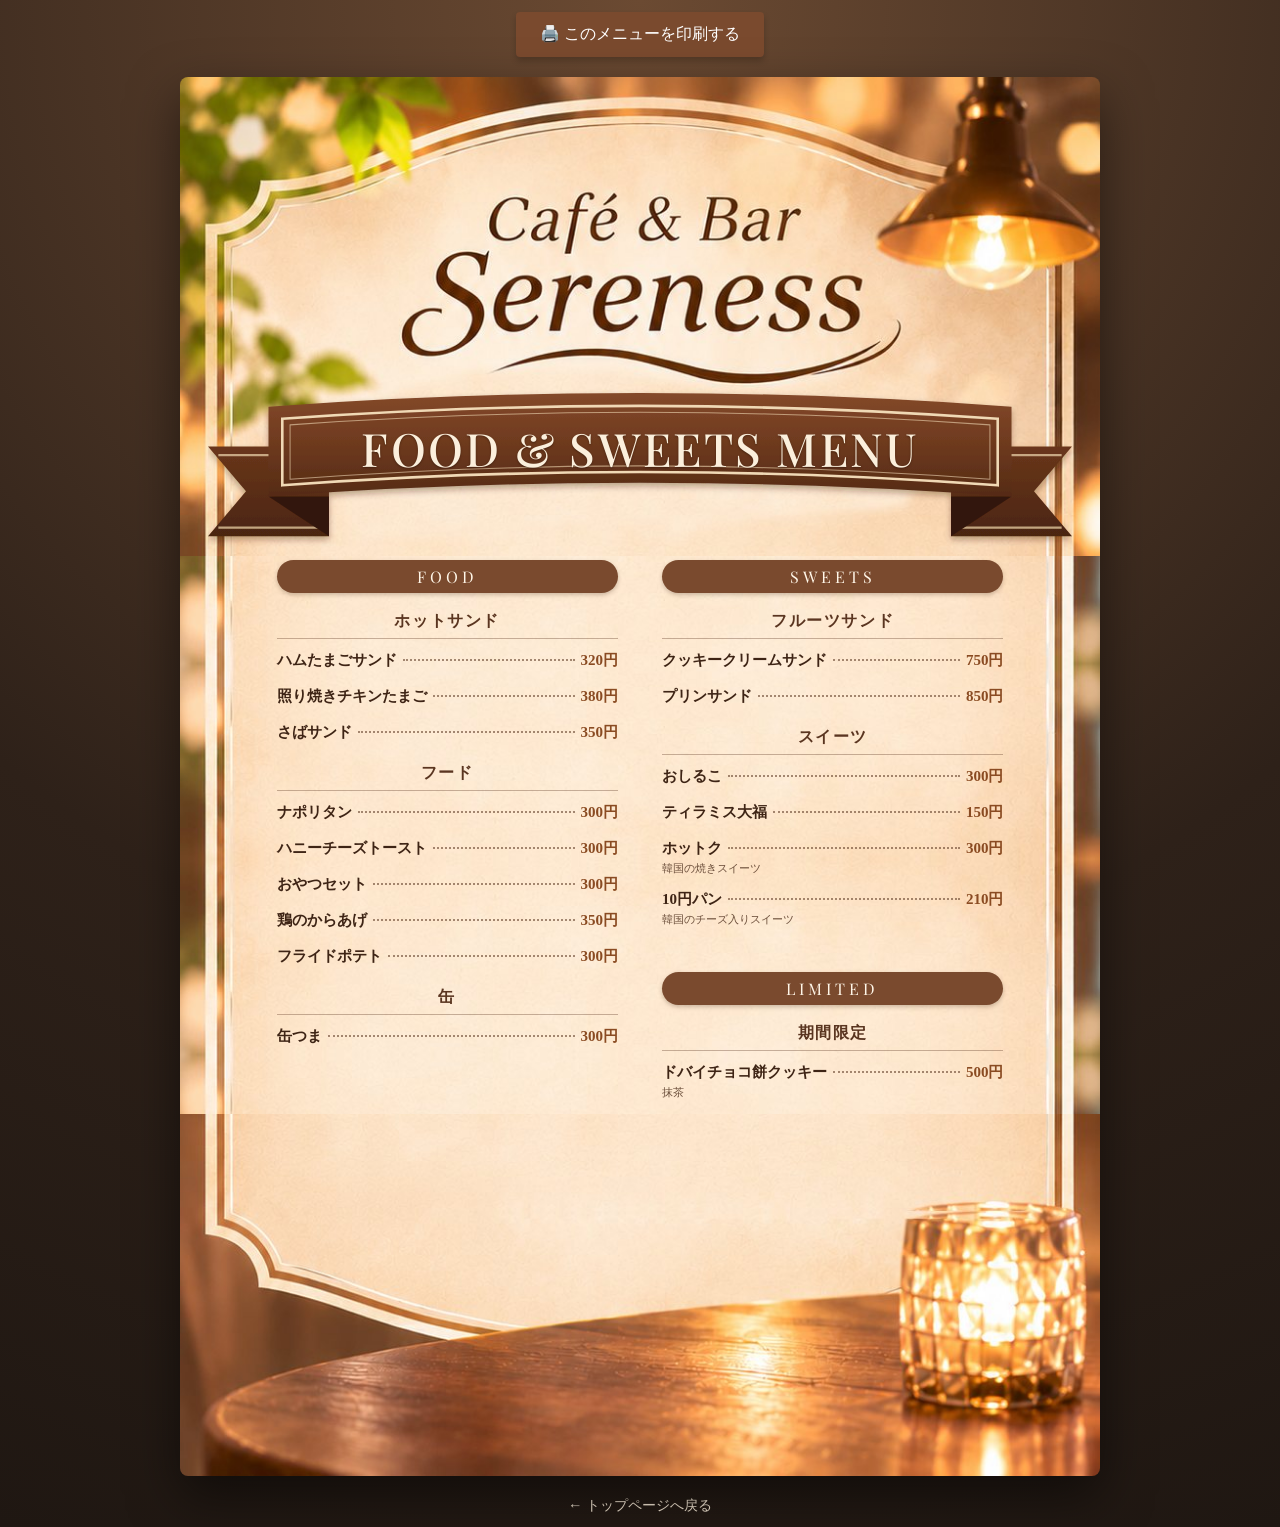
<file: menu_food.html>
<!DOCTYPE html>
<html lang="ja">
<head>
    <meta charset="UTF-8">
    <meta name="viewport" content="width=device-width, initial-scale=1.0">
    <title>FOOD & SWEETS MENU | Sereness</title>
    
    <link rel="preconnect" href="https://fonts.googleapis.com">
    <link rel="preconnect" href="https://fonts.gstatic.com" crossorigin>
    <link href="https://fonts.googleapis.com/css2?family=Playfair+Display:ital,wght@0,500;0,600;1,500&display=swap" rel="stylesheet">

    <style>
        :root { --accent-color: #8C7042; }
        body { font-family: "Noto Serif JP", "Hiragino Mincho ProN", serif; background-color: #e5e5e5; margin: 0; padding: 20px; color: #111; }
        .menu-paper { max-width: 800px; margin: 0 auto; background: #fff; padding: 40px 50px; border: 1px solid #ccc; box-shadow: 0 15px 40px rgba(0,0,0,0.1); position: relative; }
        .menu-inner-border { border: 3px double #333; padding: 30px; }
        .header { text-align: center; border-bottom: 1px solid #333; padding-bottom: 15px; margin-bottom: 30px; }
        .logo-text { font-size: 26px; letter-spacing: 0.15em; font-family: 'Playfair Display', serif; color: #111; }
        .normal-amp { font-family: "Noto Serif JP", serif; }
        .mode-title { font-size: 14px; color: #555; margin-top: 5px; letter-spacing: 0.2em; font-family: 'Playfair Display', serif; }
        
        .menu-grid { display: grid; grid-template-columns: 1fr; gap: 40px; }
        @media (min-width: 600px) { .menu-grid { grid-template-columns: 1fr 1fr; } }

        .genre-title { background: #333; color: #fff; text-align: center; padding: 8px; margin: 20px 0; font-family: 'Playfair Display', serif; letter-spacing: 0.2em; font-size: 1.2em; }
        .genre-title:first-child { margin-top: 0; }

        .menu-section h2 { font-size: 18px; border-bottom: 2px solid #333; padding-bottom: 5px; margin-bottom: 20px; font-family: "Noto Serif JP", "Hiragino Mincho ProN", serif; text-align: center; color: #111; letter-spacing: 0.1em; }
        .item { margin-bottom: 18px; }
        .item-row { display: flex; justify-content: space-between; align-items: baseline; font-weight: bold; position: relative; }
        .item-row::before { content: ""; position: absolute; left: 0; right: 0; bottom: 4px; border-bottom: 1px dotted #aaa; z-index: 1; }
        .name { background: #fff; padding-right: 8px; z-index: 2; font-size: 15px;}
        .price { color: var(--accent-color); background: #fff; padding-left: 8px; z-index: 2; font-size: 15px;}
        .desc { font-size: 11px; color: #555; margin-top: 3px; }

        .back-link { display: block; text-align: center; margin-top: 20px; color: #555; text-decoration: none; font-size: 0.9em; }
        .print-btn-container { text-align: center; margin-bottom: 20px; }
        .print-btn { background: #333; color: white; border: none; padding: 12px 24px; font-size: 16px; border-radius: 4px; cursor: pointer; font-family: inherit; box-shadow: 0 4px 6px rgba(0,0,0,0.2); }
        .print-btn:hover { background: #111; }

        @media print {
            @page { size: A4 portrait; margin: 10mm; }
            body { background-color: #fff; padding: 0; margin: 0; -webkit-print-color-adjust: exact; }
            .menu-paper { box-shadow: none; border: none; padding: 0; max-width: 100%; overflow: hidden; margin: 0;}
            .menu-inner-border { padding: 25px; }
            .no-print { display: none !important; }
            
            .header { margin-bottom: 20px; padding-bottom: 10px; }
            .logo-text { font-size: 24px; }
            
            .menu-grid { grid-template-columns: 1fr 1fr; gap: 30px; }
            .genre-title { margin: 15px 0; font-size: 1.1em; padding: 5px; }
            .menu-section { margin-top: 15px !important; }
            .menu-section h2 { font-size: 16px; margin-bottom: 12px; padding-bottom: 3px; }
            .item { margin-bottom: 12px; }
            .name { font-size: 14px; }
            .price { font-size: 14px; }
            .desc { font-size: 10px; margin-top: 1px; }
        }
        /* メニュー画像 */
        .item.has-img { display: flex; align-items: center; gap: 10px; }
        .item-img { width: 56px; height: 56px; object-fit: cover; border-radius: 6px; flex: 0 0 56px; }
        .item-body { flex: 1; min-width: 0; }
        .item-body .price { white-space: nowrap; }
        @media print { .item-img { width: 44px; height: 44px; flex-basis: 44px; } }
    </style>
    <link rel="stylesheet" href="menu-board.css?v=20261127f">
</head>
<body>

    <div class="print-btn-container no-print">
        <button class="print-btn" onclick="autoScaleAndPrint()">🖨️ このメニューを印刷する</button>
    </div>

    <div class="menu-paper" id="paper-container">
        <div class="menu-inner-border" id="inner-border">
            <div class="header">
                <div class="logo-text">Café <span class="normal-amp">&</span> Bar Sereness</div>
                <div class="mode-title">FOOD & SWEETS MENU</div>
            </div>
            
            <div class="menu-grid" id="menu-content">
                <div style="text-align:center; grid-column: 1 / -1; color:#999;">メニューを読み込み中...</div>
            </div>
        </div>
    </div>

    <a href="index.html" class="back-link no-print">← トップページへ戻る</a>

    <script src="site-data.js?v=20261127f"></script>
    <script>
    // ▼ トップページからの遷移時に印刷ボタンを非表示にする ▼
    document.addEventListener("DOMContentLoaded", () => {
        const urlParams = new URLSearchParams(window.location.search);
        if (urlParams.get('hidePrint') === 'true') {
            const printBtn = document.querySelector('.print-btn-container');
            if (printBtn) {
                printBtn.style.display = 'none';
            }
        }
    });
        const GAS_URL = "https://script.google.com/macros/s/AKfycbzQRAhDa8-BhxaB6IqsQ-hTmkAYLlu_x-5VK44U20hibIarUrgLSGz7wmZDgPgFsQKD6g/exec";
        
        // 保存済みのデータ → サイトの data.json → Apps Script の最新、の順で表示（site-data.js）
        loadSiteData(GAS_URL, renderMenu, err => {
            document.getElementById('menu-content').innerHTML = "<p style='text-align:center; color:red; grid-column: 1 / -1;'>読み込みに失敗しました。</p>";
        });

        function renderMenu(data) {
            const menuData = data.menu.filter(i => i.timeMode === 'food' || i.timeMode === 'night' || i.timeMode === 'sweets');
            const container = document.getElementById('menu-content');
            
            const foodHotsand = menuData.filter(i => i.category === 'ホットサンド');
            const foodSnack = menuData.filter(i => i.category === 'おつまみ');
            const foodMain = menuData.filter(i => i.category === 'フード');
            const foodCan = menuData.filter(i => i.category === '缶');
            
            const sweetDessert = menuData.filter(i => i.category === 'デザート');
            const sweetIce = menuData.filter(i => i.category === 'アイス');
            const sweetFruitSand = menuData.filter(i => i.category === 'フルーツサンド');
            const sweetSweets = menuData.filter(i => i.category === 'スイーツ');
            
            const limited = menuData.filter(i => i.category === '期間限定');

            let col1Html = "";
            if (foodHotsand.length > 0 || foodSnack.length > 0 || foodMain.length > 0 || foodCan.length > 0) {
                col1Html += `<div class="genre-title">FOOD</div>` +
                           renderSection('ホットサンド', foodHotsand) +
                           renderSection('おつまみ', foodSnack) + 
                           renderSection('フード', foodMain) +
                           renderSection('缶', foodCan);
            }

            let col2Html = "";
            if (sweetDessert.length > 0 || sweetIce.length > 0 || sweetFruitSand.length > 0 || sweetSweets.length > 0) {
                col2Html += `<div class="genre-title">SWEETS</div>` +
                           renderSection('デザート', sweetDessert) +
                           renderSection('アイス', sweetIce) +
                           renderSection('フルーツサンド', sweetFruitSand) +
                           renderSection('スイーツ', sweetSweets);
            }

            if (limited.length > 0) {
                let marginStyle = col2Html !== "" ? 'margin-top: 45px;' : '';
                col2Html += `<div class="genre-title" style="${marginStyle}">LIMITED</div>` +
                            renderSection('期間限定', limited); 
            }

            if (col1Html === '' && col2Html === '') {
                container.innerHTML = "<div style='text-align:center; grid-column: 1 / -1; color:#999;'>メニューが登録されていません。</div>";
            } else {
                container.innerHTML = `
                    <div>${col1Html}</div>
                    <div>${col2Html}</div>
                `;
            }
        }

        function renderSection(title, items) {
            if (items.length === 0) return '';
            return `<div class="menu-section" style="margin-top: 35px;"><h2>${title}</h2>${renderItems(items)}</div>`;
        }

        // 金額が空のとき（飲み放題など）は、点線も金額も出さない
        function priceLabel(i) { return i.price || ''; }
        // Googleドライブの画像は、表示に合った小さいサイズ（幅160px）で読み込む（もとは幅600px）
        function smallImg(u) { return String(u || '').replace(/([?&]sz=)w\d+/, '$1w160'); }
        function renderItems(items) {
            return items.map(i => {
                const body = `
                    <div class="item-row${priceLabel(i) ? '' : ' no-price'}"><span class="name">${window.menuBadgeHtml ? menuBadgeHtml(i) : ''}${i.name}</span><span class="price${i.price ? '' : ' price-note'}">${priceLabel(i)}</span></div>
                    <div class="desc">${i.description || ''}</div>`;
                if (!i.image) return `<div class="item">${body}</div>`;
                return `<div class="item has-img"><img class="item-img" src="${smallImg(i.image)}" alt="" width="56" height="56" loading="lazy" decoding="async" onerror="this.remove()"><div class="item-body">${body}</div></div>`;
            }).join('');
        }

        function autoScaleAndPrint() {
            const paper = document.getElementById('paper-container');
            const innerBorder = document.getElementById('inner-border');
            
            innerBorder.style.transform = 'none';
            innerBorder.style.width = '100%';
            innerBorder.style.boxSizing = 'border-box';
            paper.style.height = 'auto';
            
            const targetHeight = 980; 
            let currentHeight = innerBorder.offsetHeight;
            
            if (currentHeight > 0) {
                let scaleRatio = targetHeight / currentHeight;
                
                if (scaleRatio > 1.3) scaleRatio = 1.3; 
                if (scaleRatio < 0.45) scaleRatio = 0.45;
                
                innerBorder.style.width = `${100 / scaleRatio}%`;
                
                currentHeight = innerBorder.offsetHeight;
                scaleRatio = targetHeight / currentHeight;
                
                if (scaleRatio > 1.3) scaleRatio = 1.3;
                if (scaleRatio < 0.45) scaleRatio = 0.45;
                
                innerBorder.style.width = `${100 / scaleRatio}%`;
                innerBorder.style.transform = `scale(${scaleRatio})`;
                innerBorder.style.transformOrigin = 'top left';
                
                paper.style.height = `${targetHeight}px`;
                paper.style.overflow = 'hidden';
            }
            
            window.print();
            
            setTimeout(() => {
                innerBorder.style.transform = 'none';
                innerBorder.style.width = 'auto';
                innerBorder.style.margin = '0';
                innerBorder.style.boxSizing = '';
                paper.style.height = 'auto';
                paper.style.overflow = 'visible';
            }, 1000);
        }
    </script>
<script src="menu-print.js?v=20261127f"></script>
</body>
</html>
</file>
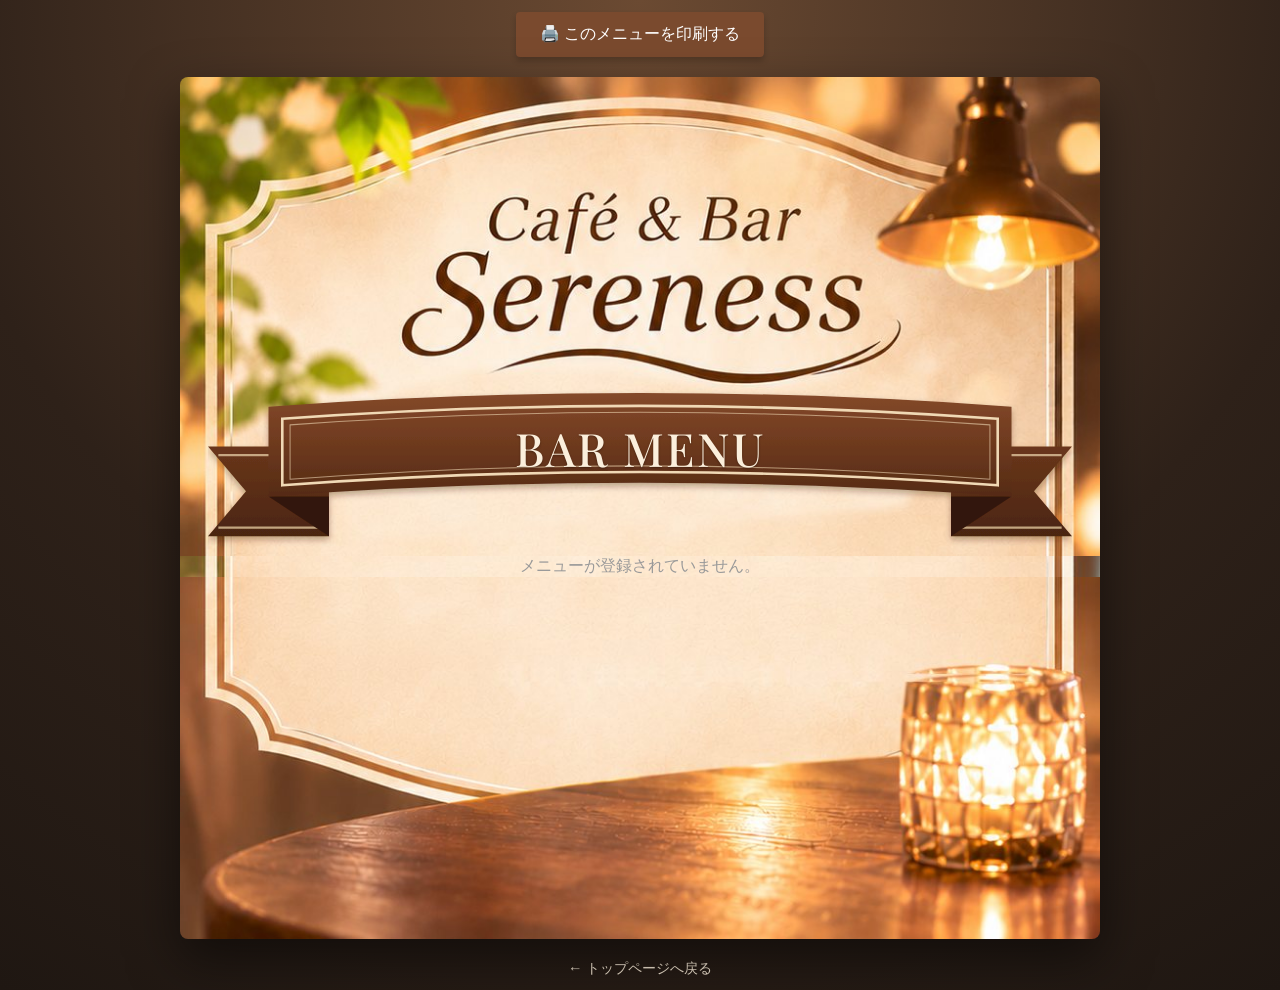
<file: menu_night.html>
<!DOCTYPE html>
<html lang="ja">
<head>
    <meta charset="UTF-8">
    <meta name="viewport" content="width=device-width, initial-scale=1.0">
    <title>BAR MENU | Sereness</title>
    
    <link rel="preconnect" href="https://fonts.googleapis.com">
    <link rel="preconnect" href="https://fonts.gstatic.com" crossorigin>
    <link href="https://fonts.googleapis.com/css2?family=Playfair+Display:ital,wght@0,500;0,600;1,500&display=swap" rel="stylesheet">

    <style>
        :root { --accent-color: #8C7042; }
        body { font-family: "Noto Serif JP", "Hiragino Mincho ProN", serif; background-color: #e5e5e5; margin: 0; padding: 20px; color: #111; }
        .menu-paper { max-width: 800px; margin: 0 auto; background: #fff; padding: 40px 50px; border: 1px solid #ccc; box-shadow: 0 15px 40px rgba(0,0,0,0.1); position: relative; }
        .menu-inner-border { border: 3px double #333; padding: 30px; }
        .header { text-align: center; border-bottom: 1px solid #333; padding-bottom: 15px; margin-bottom: 30px; }
        .logo-text { font-size: 26px; letter-spacing: 0.15em; font-family: 'Playfair Display', serif; color: #111; }
        .normal-amp { font-family: "Noto Serif JP", serif; }
        .mode-title { font-size: 14px; color: #555; margin-top: 5px; letter-spacing: 0.2em; font-family: 'Playfair Display', serif; }
        
        .menu-grid { display: grid; grid-template-columns: 1fr; gap: 40px; }
        @media (min-width: 600px) { .menu-grid { grid-template-columns: 1fr 1fr; } }
        
        .menu-col .menu-section:first-child { margin-top: 0 !important; }

        .menu-section h2 { font-size: 18px; border-bottom: 2px solid #333; padding-bottom: 5px; margin-bottom: 20px; font-family: "Noto Serif JP", "Hiragino Mincho ProN", serif; text-align: center; color: #111; letter-spacing: 0.1em; }
        .item { margin-bottom: 18px; }
        .item-row { display: flex; justify-content: space-between; align-items: baseline; font-weight: bold; position: relative; }
        .item-row::before { content: ""; position: absolute; left: 0; right: 0; bottom: 4px; border-bottom: 1px dotted #aaa; z-index: 1; }
        .name { background: #fff; padding-right: 8px; z-index: 2; font-size: 15px;}
        .price { color: var(--accent-color); background: #fff; padding-left: 8px; z-index: 2; font-size: 15px;}
        .desc { font-size: 11px; color: #555; margin-top: 3px; }

        .back-link { display: block; text-align: center; margin-top: 20px; color: #555; text-decoration: none; font-size: 0.9em; }
        .print-btn-container { text-align: center; margin-bottom: 20px; }
        .print-btn { background: #333; color: white; border: none; padding: 12px 24px; font-size: 16px; border-radius: 4px; cursor: pointer; font-family: inherit; box-shadow: 0 4px 6px rgba(0,0,0,0.2); }
        .print-btn:hover { background: #111; }

        @media print {
            @page { size: A4 portrait; margin: 10mm; }
            body { background-color: #fff; padding: 0; margin: 0; -webkit-print-color-adjust: exact; }
            .menu-paper { box-shadow: none; border: none; padding: 0; max-width: 100%; overflow: hidden; margin: 0;}
            .menu-inner-border { padding: 25px; }
            .no-print { display: none !important; }
            
            .header { margin-bottom: 20px; padding-bottom: 10px; }
            .logo-text { font-size: 24px; }
            
            .menu-grid { grid-template-columns: 1fr 1fr; gap: 30px; }
            .menu-section { margin-top: 15px !important; }
            .menu-section h2 { font-size: 16px; margin-bottom: 12px; padding-bottom: 3px; }
            .item { margin-bottom: 12px; }
            .name { font-size: 14px; }
            .price { font-size: 14px; }
            .desc { font-size: 10px; margin-top: 1px; }
        }
        /* メニュー画像 */
        .item.has-img { display: flex; align-items: center; gap: 10px; }
        .item-img { width: 56px; height: 56px; object-fit: cover; border-radius: 6px; flex: 0 0 56px; }
        .item-body { flex: 1; min-width: 0; }
        .item-body .price { white-space: nowrap; }
        @media print { .item-img { width: 44px; height: 44px; flex-basis: 44px; } }
    </style>
    <link rel="stylesheet" href="menu-board.css?v=20261127f">
</head>
<body>

    <div class="print-btn-container no-print">
        <button class="print-btn" onclick="autoScaleAndPrint()">🖨️ このメニューを印刷する</button>
    </div>

    <div class="menu-paper" id="paper-container">
        <div class="menu-inner-border" id="inner-border">
            <div class="header">
                <div class="logo-text">Café <span class="normal-amp">&</span> Bar Sereness</div>
                <div class="mode-title">BAR MENU</div>
            </div>
            
            <div class="menu-grid" id="menu-content">
                <div style="text-align:center; grid-column: 1 / -1; color:#999;">メニューを読み込み中...</div>
            </div>
        </div>
    </div>

    <a href="index.html" class="back-link no-print">← トップページへ戻る</a>

    <script src="site-data.js?v=20261127f"></script>
    <script>
        const GAS_URL = "https://script.google.com/macros/s/AKfycbzQRAhDa8-BhxaB6IqsQ-hTmkAYLlu_x-5VK44U20hibIarUrgLSGz7wmZDgPgFsQKD6g/exec";
        
        // 保存済みのデータ → サイトの data.json → Apps Script の最新、の順で表示（site-data.js）
        loadSiteData(GAS_URL, renderMenu, err => {
            document.getElementById('menu-content').innerHTML = "<p style='text-align:center; color:red;'>読み込みに失敗しました。</p>";
        });

        function renderMenu(data) {
            const myMenu = data.menu.filter(i => i.timeMode === 'night');
            const container = document.getElementById('menu-content');
            
            const nomihodai = myMenu.filter(i => i.category === '飲み放題');
            const coffee = myMenu.filter(i => i.category === 'コーヒー'); 
            const alcohol = myMenu.filter(i => i.category === 'アルコール');
            const softdrink = myMenu.filter(i => i.category === 'ソフトドリンク');
            const special = myMenu.filter(i => i.category === 'スペシャルドリンク'); 
            const food = myMenu.filter(i => i.category === 'フード');
            const can = myMenu.filter(i => i.category === '缶');
            const otsumami = myMenu.filter(i => i.category === 'おつまみ');
            const dessert = myMenu.filter(i => i.category === 'デザート'); // ← デザートを追加！

            let col1Html = renderSection('飲み放題', nomihodai) + 
                           renderSection('アルコール', alcohol) +
                           renderSection('コーヒー', coffee) +
                           renderSection('デザート', dessert); // ← デザートを追加！
                           
            let col2Html = renderSection('ソフトドリンク', softdrink) + 
                           renderSection('スペシャルドリンク', special) + 
                           renderSection('フード', food) +
                           renderSection('缶', can) +
                           renderSection('おつまみ', otsumami);

            if (col1Html === '' && col2Html === '') {
                container.innerHTML = "<div style='text-align:center; grid-column: 1 / -1; color:#999;'>メニューが登録されていません。</div>";
            } else {
                container.innerHTML = `
                    <div class="menu-col">${col1Html}</div>
                    <div class="menu-col">${col2Html}</div>
                `;
            }
        }

        function renderSection(title, items) {
            if (items.length === 0) return '';
            return `<div class="menu-section" style="margin-top: 35px;"><h2>${title}</h2>${renderItems(items)}</div>`;
        }

        // 金額が空のとき（飲み放題など）は、点線も金額も出さない
        function priceLabel(i) { return i.price || ''; }
        // Googleドライブの画像は、表示に合った小さいサイズ（幅160px）で読み込む（もとは幅600px）
        function smallImg(u) { return String(u || '').replace(/([?&]sz=)w\d+/, '$1w160'); }
        function renderItems(items) {
            return items.map(i => {
                const body = `
                    <div class="item-row${priceLabel(i) ? '' : ' no-price'}"><span class="name">${window.menuBadgeHtml ? menuBadgeHtml(i) : ''}${i.name}</span><span class="price${i.price ? '' : ' price-note'}">${priceLabel(i)}</span></div>
                    <div class="desc">${i.description || ''}</div>`;
                if (!i.image) return `<div class="item">${body}</div>`;
                return `<div class="item has-img"><img class="item-img" src="${smallImg(i.image)}" alt="" width="56" height="56" loading="lazy" decoding="async" onerror="this.remove()"><div class="item-body">${body}</div></div>`;
            }).join('');
        }

        function autoScaleAndPrint() {
            const paper = document.getElementById('paper-container');
            const innerBorder = document.getElementById('inner-border');
            
            // 状態を一度リセット
            innerBorder.style.transform = 'none';
            innerBorder.style.width = '100%';
            innerBorder.style.boxSizing = 'border-box';
            paper.style.height = 'auto';
            
            const targetHeight = 980; // A4縦の描画領域の目安
            let currentHeight = innerBorder.offsetHeight;
            
            if (currentHeight > 0) {
                let scaleRatio = targetHeight / currentHeight;
                
                if (scaleRatio > 1.0) {
                    // 【拡大時】左右がはみ出さないよう、ベースの横幅を縮めてから拡大する
                    if (scaleRatio > 1.3) scaleRatio = 1.3; // 拡大上限
                    
                    innerBorder.style.width = `${100 / scaleRatio}%`;
                    innerBorder.style.margin = '0 auto';
                    
                    // 横幅を縮めたことで改行が増え、高さが変わる可能性があるため再計算
                    currentHeight = innerBorder.offsetHeight;
                    scaleRatio = targetHeight / currentHeight;
                    
                    // 再計算後も上限下限を適用
                    if (scaleRatio > 1.3) scaleRatio = 1.3;
                    if (scaleRatio < 1.0) scaleRatio = 1.0;
                } else {
                    // 【縮小時】下限設定のみ
                    if (scaleRatio < 0.6) scaleRatio = 0.6;
                }
                
                innerBorder.style.transform = `scale(${scaleRatio})`;
                innerBorder.style.transformOrigin = 'top center';
                
                // 印刷時に白紙の2枚目が出ないように高さをピタッとA4サイズに固定
                paper.style.height = `${targetHeight}px`;
                paper.style.overflow = 'hidden';
            }
            
            window.print();
            
            // 印刷が終わったら元に戻す
            setTimeout(() => {
                innerBorder.style.transform = 'none';
                innerBorder.style.width = 'auto';
                innerBorder.style.margin = '0';
                innerBorder.style.boxSizing = '';
                paper.style.height = 'auto';
                paper.style.overflow = 'visible';
            }, 1000);
        }
    </script>
<script src="menu-print.js?v=20261127f"></script>
</body>
</html>
</file>
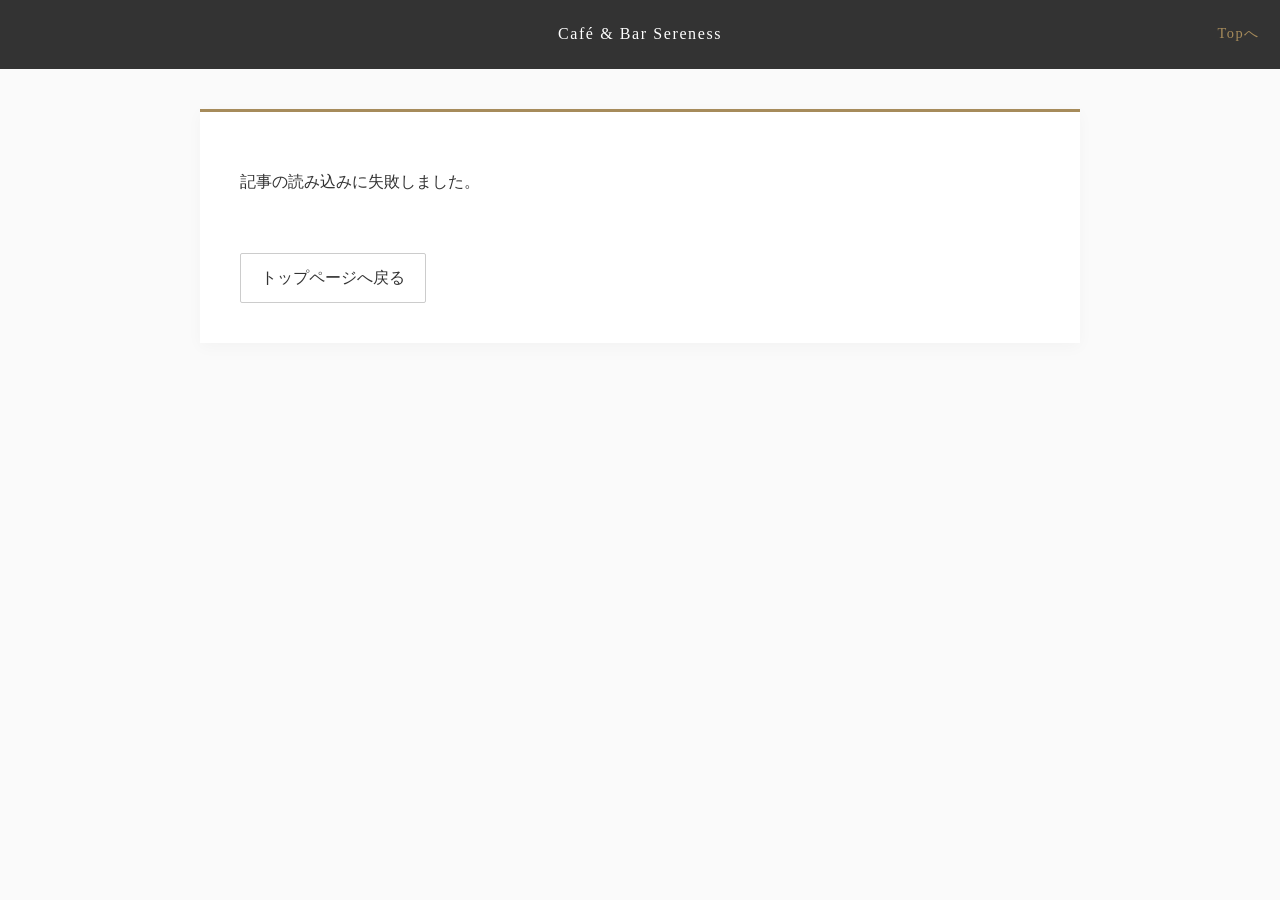
<file: news.html>
<!DOCTYPE html>
<html lang="ja">
<head>
    <meta charset="UTF-8">
    <meta name="viewport" content="width=device-width, initial-scale=1.0">
    <title>記事詳細 | Café & Bar Sereness</title>
    <style>
        :root { --primary-bg: #FAFAFA; --text-main: #333333; --accent-color: #A68B5B; }
        body { font-family: "Noto Serif JP", serif; color: var(--text-main); background-color: var(--primary-bg); line-height: 1.8; margin: 0; padding: 0; }
        header { background-color: var(--text-main); color: #fff; padding: 20px; text-align: center; letter-spacing: 0.1em; display: flex; justify-content: space-between; align-items: center;}
        header a { color: var(--accent-color); text-decoration: none; font-size: 0.9em; }
        .container { max-width: 800px; margin: 40px auto; padding: 40px; background: white; border-top: 3px solid var(--accent-color); box-shadow: 0 4px 15px rgba(0,0,0,0.03); }
        .news-date { color: var(--accent-color); font-size: 0.9em; letter-spacing: 0.05em; margin-bottom: 10px; display: block; }
        h1 { font-size: 1.6em; margin-top: 0; padding-bottom: 20px; border-bottom: 1px solid #eee; margin-bottom: 30px; }
        
        /* 記事内画像用のスタイル */
        .article-image { max-width: 100%; height: auto; border-radius: 4px; margin-bottom: 30px; display: block; box-shadow: 0 2px 8px rgba(0,0,0,0.05); }
        
        .news-content { font-size: 1em; color: #444; white-space: pre-wrap; }
        .loading { text-align: center; color: #666; }
        
        /* 戻るボタン */
        .btn-back { display: inline-block; margin-top: 40px; color: var(--text-main); text-decoration: none; border: 1px solid #ccc; padding: 10px 20px; border-radius: 2px; transition: all 0.3s; }
        .btn-back:hover { background-color: #f5f5f5; border-color: var(--text-main); }

        /* スマホ対応 */
        @media (max-width: 600px) {
            .container { margin: 20px auto; padding: 20px; }
            h1 { font-size: 1.3em; }
        }
    </style>
</head>
<body>

    <header>
        <div style="width: 60px;"></div>
        <div>Café & Bar Sereness</div>
        <a href="index.html" style="width: 60px; text-align: right;">Topへ</a>
    </header>

    <div class="container" id="news-container">
        <p class="loading">記事を読み込み中...</p>
    </div>

<script>
    // ★GASのURL★
    const GAS_URL = "https://script.google.com/macros/s/AKfycbzQRAhDa8-BhxaB6IqsQ-hTmkAYLlu_x-5VK44U20hibIarUrgLSGz7wmZDgPgFsQKD6g/exec";

    const urlParams = new URLSearchParams(window.location.search);
    const targetId = urlParams.get('id');
    const container = document.getElementById('news-container');

    fetch(GAS_URL)
        .then(response => response.json())
        .then(data => {
            let article = data.news.find(item => item.id === targetId);
            if (!article) {
                article = data.blog.find(item => item.id === targetId);
            }
            
            if (article) {
                let imageUrl = article.image;
                
                // ▼ 修正：スマホ（iPhone）のセキュリティブロックを回避する最強のURLへ変換 ▼
                if (imageUrl && imageUrl.includes('drive.google.com')) {
                    const fileIdMatch = imageUrl.match(/[-\w]{25,}/);
                    if (fileIdMatch) {
                        // Googleが内部で使っている、ブロックされにくい画像専用サーバー（lh3.googleusercontent.com）を使用します
                        imageUrl = `https://lh3.googleusercontent.com/d/${fileIdMatch[0]}`;
                    }
                }
                
                // referrerpolicy="no-referrer" はiPhone対策として必須なので残します
                const imageHtml = imageUrl ? `<img src="${imageUrl}" alt="記事画像" class="article-image" referrerpolicy="no-referrer">` : '';
                
                container.innerHTML = `
                    <span class="news-date">${article.date}</span>
                    <h1>${article.title}</h1>
                    ${imageHtml}
                    <div class="news-content">${article.content}</div>
                    <a href="index.html" class="btn-back">トップページへ戻る</a>
                `;
            } else {
                container.innerHTML = `<p>指定された記事は見つかりませんでした。</p><a href="index.html" class="btn-back">トップページへ戻る</a>`;
            }
        })
        .catch(err => {
            container.innerHTML = `<p>記事の読み込みに失敗しました。</p><a href="index.html" class="btn-back">トップページへ戻る</a>`;
        });
</script>

</body>
</html>
</file>
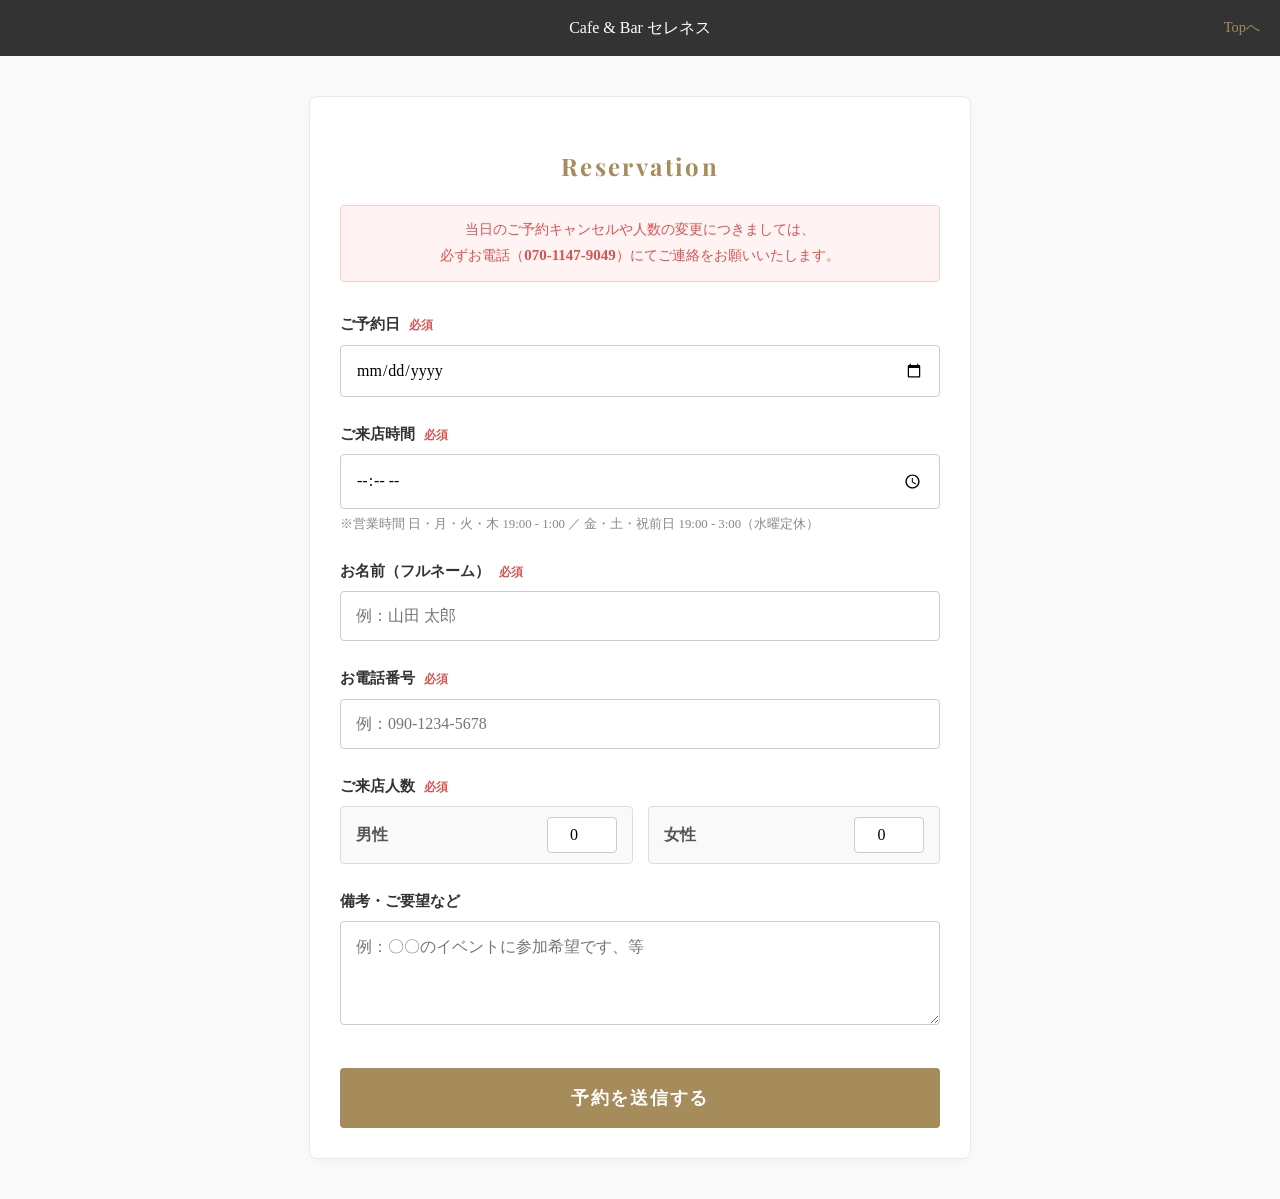
<file: reserve.html>
<!DOCTYPE html>
<html lang="ja">
<head>
    <meta charset="UTF-8">
    <meta name="viewport" content="width=device-width, initial-scale=1.0, maximum-scale=1.0, user-scalable=no">
    <title>WEB予約 | Café & Bar Sereness</title>
    <link href="https://fonts.googleapis.com/css2?family=Playfair+Display:ital,wght@0,500;0,600&display=swap" rel="stylesheet">
    <style>
        :root { --accent-color: #A68B5B; --text-main: #333; --bg-color: #FAFAFA; }
        body { margin: 0; padding: 0; font-family: "Noto Serif JP", serif; color: var(--text-main); background-color: var(--bg-color); line-height: 1.6; }
        header { background-color: var(--text-main); color: #fff; padding: 15px 20px; text-align: center; display: flex; justify-content: space-between; align-items: center;}
        header a { color: var(--accent-color); text-decoration: none; font-size: 0.9em; }
        
        .container { max-width: 600px; margin: 40px auto; padding: 30px; background: white; border-radius: 8px; box-shadow: 0 4px 15px rgba(0,0,0,0.03); border: 1px solid #EAEAEA;}
        h2 { text-align: center; color: var(--accent-color); font-size: 1.5em; margin-bottom: 20px; font-family: 'Playfair Display', serif; letter-spacing: 0.1em; }
        
        .cancel-notice { text-align: center; font-size: 0.85em; color: #d9534f; margin-bottom: 30px; padding: 12px; background: #fff3f3; border-radius: 4px; border: 1px solid #ffcccc; line-height: 1.8;}
        .cancel-notice a { color: #d9534f; font-weight: bold; text-decoration: none; font-size: 1.1em;}

        .form-group { margin-bottom: 25px; }
        label { display: block; font-weight: bold; margin-bottom: 8px; font-size: 0.95em; }
        .required { color: #d9534f; font-size: 0.8em; margin-left: 5px; }
        
        input[type="text"], input[type="tel"], input[type="date"], input[type="time"], input[type="number"], textarea {
            width: 100%; padding: 15px; border: 1px solid #ccc; border-radius: 4px; box-sizing: border-box; font-size: 16px; font-family: inherit; background-color: #fff;
            -webkit-appearance: none;
        }
        
        .people-inputs { display: flex; gap: 15px; }
        .people-input-box { flex: 1; display: flex; align-items: center; justify-content: space-between; background: #f9f9f9; border: 1px solid #ddd; padding: 10px 15px; border-radius: 4px; }
        .people-input-box span { font-weight: bold; color: #555; }
        .people-input-box input[type="number"] { width: 70px; padding: 8px; text-align: center; border: 1px solid #ccc; margin: 0; }
        
        .submit-btn { width: 100%; background: var(--accent-color); color: white; padding: 18px; border: none; border-radius: 4px; font-size: 1.1em; font-weight: bold; cursor: pointer; transition: 0.3s; letter-spacing: 0.1em; margin-top: 10px; -webkit-appearance: none;}
        .submit-btn:hover { opacity: 0.8; }
        .submit-btn:disabled { background: #ccc; cursor: not-allowed; }
        
        #loadingMsg, #successMsg { display: none; text-align: center; margin-top: 20px; font-weight: bold; }
        #successMsg { color: #5cb85c; padding: 30px; background: #f9fff9; border: 1px solid #5cb85c; border-radius: 4px; line-height: 1.8;}
        
        @media (max-width: 600px) {
            .container { margin: 20px 15px; padding: 25px 15px; }
            h2 { font-size: 1.3em; }
            .people-inputs { flex-direction: column; gap: 10px; }
            .people-input-box { padding: 12px 20px; }
            .people-input-box input[type="number"] { width: 80px; padding: 10px; }
            .form-group { margin-bottom: 20px; }
        }
    </style>
</head>
<body>

    <header>
        <div style="width: 60px;"></div> 
        <div>Cafe & Bar セレネス</div>
        <a href="index.html" style="width: 60px; text-align: right;">Topへ</a>
    </header>

    <div class="container">
        <h2>Reservation</h2>
        
        <div class="cancel-notice">
            当日のご予約キャンセルや人数の変更につきましては、<br>必ずお電話（<a href="tel:07011479049">070-1147-9049</a>）にてご連絡をお願いいたします。
        </div>

        <div id="formContainer">
            <form id="reserveForm">
                <div class="form-group">
                    <label>ご予約日 <span class="required">必須</span></label>
                    <input type="date" id="resDate" required>
                </div>
                
                <div class="form-group">
                    <label>ご来店時間 <span class="required">必須</span></label>
                    <input type="time" id="resTime" required>
                    <span style="font-size:0.8em; color:#888; margin-top:5px; display:block;">※営業時間 日・月・火・木 19:00 - 1:00 ／ 金・土・祝前日 19:00 - 3:00（水曜定休）</span>
                </div>

                <div class="form-group">
                    <label>お名前（フルネーム） <span class="required">必須</span></label>
                    <input type="text" id="resName" placeholder="例：山田 太郎" required>
                </div>

                <div class="form-group">
                    <label>お電話番号 <span class="required">必須</span></label>
                    <input type="tel" id="resPhone" placeholder="例：090-1234-5678" required>
                </div>

                <div class="form-group">
                    <label>ご来店人数 <span class="required">必須</span></label>
                    <div class="people-inputs">
                        <div class="people-input-box">
                            <span>男性</span>
                            <input type="number" id="resMale" value="0" min="0">
                        </div>
                        <div class="people-input-box">
                            <span>女性</span>
                            <input type="number" id="resFemale" value="0" min="0">
                        </div>
                    </div>
                </div>

                <div class="form-group">
                    <label>備考・ご要望など</label>
                    <textarea id="resNote" rows="4" placeholder="例：〇〇のイベントに参加希望です、等"></textarea>
                </div>

                <button type="submit" class="submit-btn" id="submitBtn">予約を送信する</button>
            </form>
            <div id="loadingMsg" style="color:var(--accent-color);">送信中...しばらくお待ちください。</div>
        </div>

        <div id="successMsg">
            ご予約リクエストを送信しました！<br>
            ご来店を心よりお待ちしております。<br><br>
            <span style="font-size: 0.85em; color: #d9534f; font-weight: normal;">※ご予約のキャンセルや人数の変更はお電話（<a href="tel:07011479049" style="color: #d9534f; font-weight: bold; text-decoration: none;">070-1147-9049</a>）にてご連絡をお願いいたします。</span><br><br>
            <a href="index.html" style="display:inline-block; margin-top:15px; color:var(--text-main); text-decoration:underline; font-weight: normal;">トップページへ戻る</a>
        </div>
    </div>

    <script>
        const GAS_URL = "https://script.google.com/macros/s/AKfycbzQRAhDa8-BhxaB6IqsQ-hTmkAYLlu_x-5VK44U20hibIarUrgLSGz7wmZDgPgFsQKD6g/exec";

        const urlParams = new URLSearchParams(window.location.search);
        const passedDate = urlParams.get('date');
        if(passedDate) {
            document.getElementById('resDate').value = passedDate;
        }

        document.getElementById('reserveForm').addEventListener('submit', function(e) {
            e.preventDefault();
            
            const btn = document.getElementById('submitBtn');
            const loading = document.getElementById('loadingMsg');
            
            btn.disabled = true;
            btn.style.display = 'none';
            loading.style.display = 'block';

            const payload = {
                type: "reservation",
                date: document.getElementById('resDate').value,
                time: document.getElementById('resTime').value,
                name: document.getElementById('resName').value,
                phone: document.getElementById('resPhone').value,
                male: document.getElementById('resMale').value,
                female: document.getElementById('resFemale').value,
                note: document.getElementById('resNote').value
            };

            fetch(GAS_URL, {
                method: 'POST',
                headers: {
                    'Content-Type': 'text/plain',
                },
                body: JSON.stringify(payload)
            })
            .then(res => res.json())
            .then(data => {
                if(data.status === "success") {
                    document.getElementById('formContainer').style.display = 'none';
                    document.getElementById('successMsg').style.display = 'block';
                    window.scrollTo({ top: 0, behavior: 'smooth' });
                } else {
                    alert("エラーが発生しました。お手数ですが、お電話にてご連絡ください。\n詳細: " + (data.message || "不明なエラー"));
                    btn.disabled = false;
                    btn.style.display = 'block';
                    loading.style.display = 'none';
                }
            })
            .catch(err => {
                alert("通信エラーが発生しました。お手数ですがお電話にてご予約をお願いいたします。");
                btn.disabled = false;
                btn.style.display = 'block';
                loading.style.display = 'none';
            });
        });
    </script>
</body>
</html>
</file>
<file: menu-board.css>
/* メニューを「Café & Bar Sereness の黒板風カード」のデザインで表示する（全メニューページ共通）
   カードの画像は 3 つに分けている：上（ロゴとリボン）・まん中（くり返して伸ばす）・下（テーブルとキャンドル）
   画像の元の幅は 941px。上 490px・下 370px の高さの割合で余白を取る */
:root { --bw: min(calc(100vw - 24px), 560px); }
/* パソコン・タブレットはカードを広げて2列 */
@media screen and (min-width: 768px) { :root { --bw: min(calc(100vw - 48px), 920px); } }

html { background: #1f1712; }
body { background: radial-gradient(circle at 50% 0%, #6b4a32 0%, #2e2119 60%, #1f1712 100%) no-repeat #1f1712; min-height: 100vh; padding: 12px; color: #3e2415; }

.menu-paper {
    width: var(--bw); max-width: none; box-sizing: border-box;
    margin: 0 auto; border: none; border-radius: 8px;
    padding: calc(var(--bw) * 0.521) calc(var(--bw) * 0.105) calc(var(--bw) * 0.393);
    background:
        url(img/menu-board-top.jpg) top center / 100% auto no-repeat,
        url(img/menu-board-bottom.jpg) bottom center / 100% auto no-repeat,
        url(img/menu-board-mid.jpg) top center / 100% auto repeat-y;
    box-shadow: 0 20px 50px rgba(0, 0, 0, 0.5);
}
.menu-inner-border { border: none; padding: 0; position: static; }

/* ページ名はリボン（img/ribbon.svg：両端が折り返した幅広の帯）の上に */
.header {
    position: absolute; left: 3%; right: 3%; top: calc(var(--bw) * 0.315);
    height: calc(var(--bw) * 0.2068); border: none; margin: 0; padding: 0; text-align: center;
    background: url(img/ribbon.svg) center / 100% 100% no-repeat;
}
.logo-text { position: absolute; width: 1px; height: 1px; overflow: hidden; clip: rect(0 0 0 0); white-space: nowrap; }
.mode-title {
    position: absolute; left: 13%; right: 13%; top: 43%; transform: translateY(-50%);
    margin: 0; color: #fbefdc; font-family: 'Playfair Display', "Noto Serif JP", serif;
    font-size: calc(var(--bw) * 0.05); font-weight: 500; letter-spacing: 0.05em; line-height: 1.2;
    text-shadow: 0 1px 2px rgba(40, 18, 6, 0.55); white-space: nowrap; overflow: hidden; text-overflow: ellipsis;
}

/* 中身は1列（ドリンクのページの2列も1列にする） */
/* スマホは1列、パソコン・タブレット（768px以上）は2列 */
.menu-grid { grid-template-columns: 1fr !important; gap: 0 !important; }
@media screen and (max-width: 767px) {
    .menu-columns { font-size: 16px; }
    .menu-col { display: block !important; width: 100% !important; padding: 0 !important; margin: 0 !important; vertical-align: top; }
}
@media screen and (min-width: 768px) {
    .menu-grid { grid-template-columns: 1fr 1fr !important; gap: 0 44px !important; align-items: start; }
    .menu-columns { display: flex; gap: 44px; font-size: 16px; align-items: flex-start; }
    .menu-col { display: block !important; flex: 1; width: auto !important; min-width: 0; margin: 0 !important; padding: 0 !important; }
    .menu-grid > div > .genre-title:first-child, .menu-col > .menu-section:first-child, .menu-col > .genre-title:first-child { margin-top: 4px !important; }
}
.genre-title {
    background: #7a4a2e; color: #fff6e8; border-radius: 999px; margin: 26px 0 8px; padding: 6px;
    font-size: 1em; letter-spacing: 0.25em; box-shadow: 0 2px 4px rgba(60, 30, 10, 0.25);
}
.menu-grid > div:first-child .genre-title:first-child { margin-top: 4px; }
.menu-section { margin-top: 18px !important; }
.menu-section h2 {
    color: #5a3520; border-bottom: 1px solid rgba(90, 53, 32, 0.35); font-size: 16px;
    margin: 0 0 12px; padding-bottom: 6px;
}

/* 1品：左に写真、右に「商品名 ………… 金額」（点線はカードと同じ雰囲気で） */
.item { margin-bottom: 14px; }
.item-row { display: flex; align-items: baseline; font-weight: bold; }
.item-row::before { content: none; }
.item-row::after { content: ""; order: 2; flex: 1; min-width: 16px; margin: 0 6px; border-bottom: 2px dotted rgba(90, 53, 32, 0.55); transform: translateY(-4px); }
.name { order: 1; background: none; padding: 0; color: #3e2415; font-size: 15px; }
.price { order: 3; background: none; padding: 0; color: #8a4b22; font-size: 15px; white-space: nowrap; }
.desc { color: #6b4e3a; }
/* おすすめ・人気のラベル（商品名の前） */
.mb-chip { display: inline-block; font-size: 10.5px; font-weight: bold; color: #fff; border-radius: 999px; padding: 1px 7px; line-height: 1.6; margin-right: 5px; vertical-align: 2px; letter-spacing: 0.05em; white-space: nowrap; }
.mb-osusume { background: #b83a2b; }
.mb-ninki { background: #d48a12; }
.price-note { font-size: 12px; font-weight: normal; color: #8a6a50; letter-spacing: 0.05em; }
.item-row.no-price::after { content: none; }
.item.has-img { gap: 12px; }
.item-img {
    width: 64px; height: 64px; flex: 0 0 64px; border-radius: 50%;
    border: 2px solid #fff7ea; box-shadow: 0 2px 6px rgba(60, 30, 10, 0.3); background: #efe3d1;
}

.back-link { color: #f3e6d3; }
.print-btn { background: #7a4a2e; }

@media (max-width: 400px) {
    .name, .price { font-size: 14px; }
    .item-img { width: 52px; height: 52px; flex-basis: 52px; }
}

/* 印刷：カードのデザインのまま A4 縦 1 ページに収める（menu-print.js が html に .printing を付けて縮小率を決める） */
@page { size: A4 portrait; margin: 0; }
@media print { .no-print { display: none !important; } }
html.printing { --bw: 900px; background: #2b1f18; height: 297mm; overflow: hidden; }
html.printing body { background: #2b1f18 !important; padding: 0 !important; margin: 0 !important; width: 210mm; height: 297mm; overflow: hidden; -webkit-print-color-adjust: exact; print-color-adjust: exact; }
html.printing .no-print, html.printing .back-link, html.printing .print-btn-container { display: none !important; }
html.printing .menu-paper {
    width: var(--bw) !important; max-width: none !important; flex-shrink: 0 !important; margin: 0 !important; border: none !important; border-radius: 0 !important; box-shadow: none !important; overflow: visible !important;
    padding: calc(var(--bw) * 0.521) calc(var(--bw) * 0.105) calc(var(--bw) * 0.393) !important;
    background:
        url(img/menu-board-top.jpg) top center / 100% auto no-repeat,
        url(img/menu-board-bottom.jpg) bottom center / 100% auto no-repeat,
        url(img/menu-board-mid.jpg) top center / 100% auto repeat-y !important;
    zoom: var(--print-scale, 1);   /* 見た目だけでなく、占める大きさごと縮める（はみ出して2ページ目にならないように） */
}
html.printing .menu-inner-border { border: none !important; padding: 0 !important; }
html.printing .header { position: absolute !important; left: 3% !important; right: 3% !important; top: calc(var(--bw) * 0.315) !important; height: calc(var(--bw) * 0.2068) !important; margin: 0 !important; padding: 0 !important; border: none !important; }
html.printing .menu-grid { grid-template-columns: 1fr 1fr !important; gap: 0 44px !important; align-items: start; }
html.printing .menu-columns { display: flex; gap: 44px; font-size: 16px; align-items: flex-start; }
html.printing .menu-col { display: block !important; flex: 1; width: auto !important; min-width: 0; margin: 0 !important; padding: 0 !important; }
html.printing body { display: flex !important; justify-content: center; align-items: flex-start; }
/* 印刷は行を詰めて、カードをできるだけ大きく印刷する */
html.printing .item { margin-bottom: 6px !important; }
html.printing .item-img { width: 40px !important; height: 40px !important; flex: 0 0 40px !important; border-radius: 50% !important; border-width: 1.5px; box-shadow: none; }
html.printing .item.has-img { gap: 9px; }
html.printing .name, html.printing .price { font-size: 15px !important; }
html.printing .desc { font-size: 11px !important; margin-top: 0 !important; }
html.printing .menu-section { margin-top: 12px !important; }
html.printing .menu-section h2 { font-size: 16px !important; margin: 0 0 8px !important; padding-bottom: 4px !important; }
html.printing .genre-title { margin: 14px 0 4px !important; padding: 5px !important; }
/* 品数が多いページ（Bar PLANS など）は、カードを広げて各見出しの中を2列にする */
html.printing.print-wide .menu-section { column-count: 2; column-gap: 28px; }
html.printing.print-wide .menu-section h2 { column-span: all; }
html.printing.print-wide .item { break-inside: avoid; }
</file>
